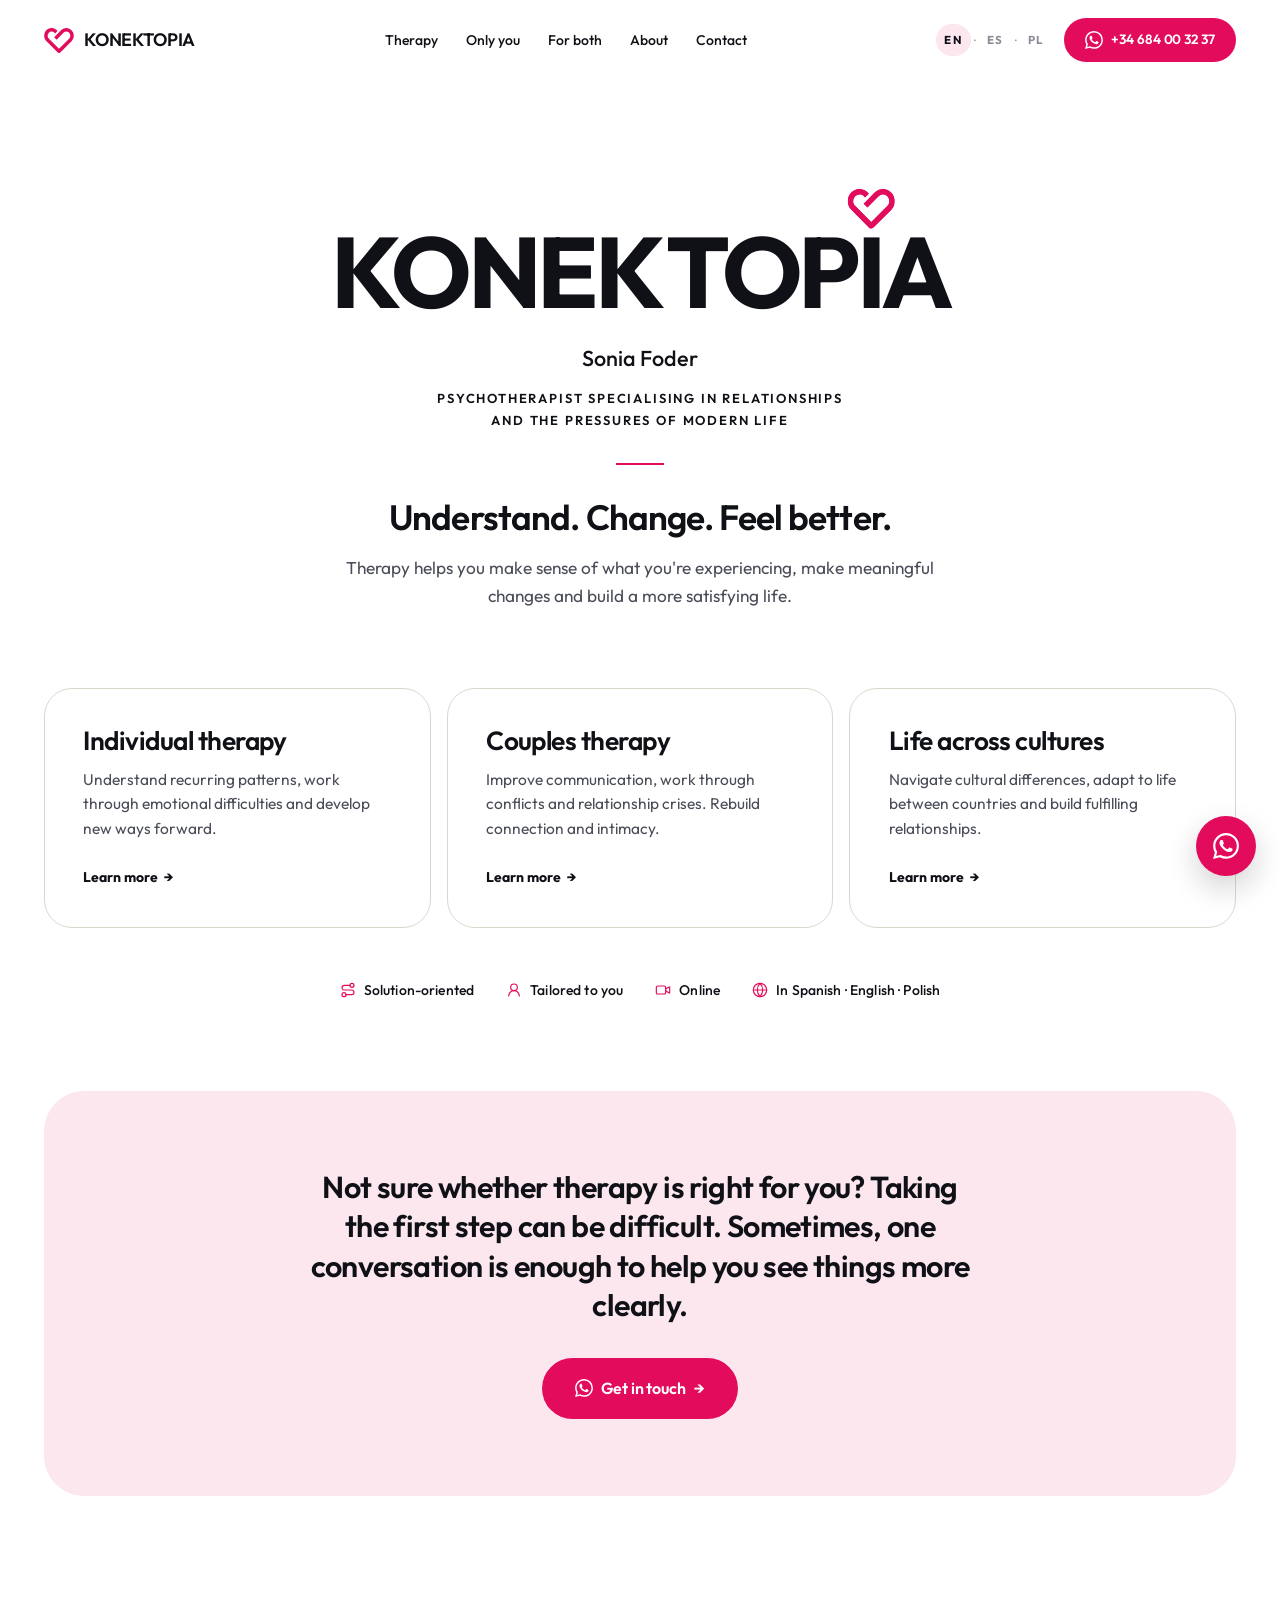
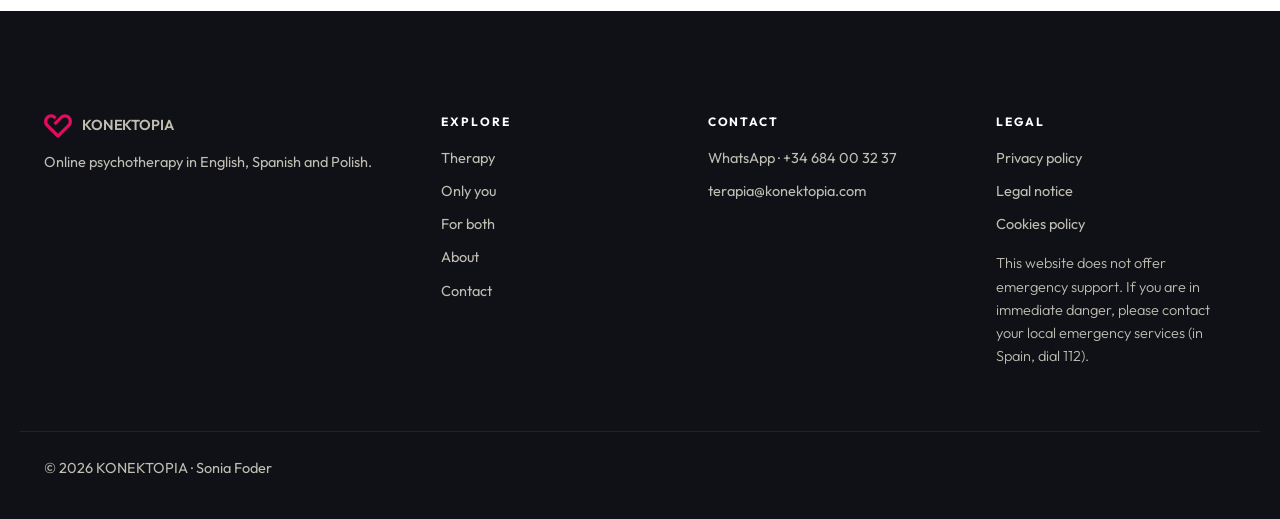
<file: index.html>
<!DOCTYPE html>
<html lang="en">
<head>
  <meta charset="UTF-8" />
  <meta name="viewport" content="width=device-width, initial-scale=1.0" />
  <meta name="theme-color" content="#FFFFFF" />
  <title>KONEKTOPIA · Sonia Foder · Online psychotherapy</title>
  <meta name="description" content="Online psychotherapy with Sonia Foder: individual therapy, couples therapy and life across cultures. In English, Spanish and Polish." />
  <link rel="canonical" href="https://konektopia.com/" />
  <meta property="og:type" content="website" />
  <meta property="og:url" content="https://konektopia.com/" />
  <meta property="og:title" content="KONEKTOPIA · Sonia Foder · Online psychotherapy" />
  <meta property="og:description" content="Online psychotherapy with Sonia Foder: individual therapy, couples therapy and life across cultures. In English, Spanish and Polish." />
  <meta property="og:locale" content="en_GB" />
  <link rel="alternate" hreflang="en" href="https://konektopia.com/?lang=en" />
  <link rel="alternate" hreflang="es" href="https://konektopia.com/?lang=es" />
  <link rel="alternate" hreflang="pl" href="https://konektopia.com/?lang=pl" />
  <link rel="alternate" hreflang="x-default" href="https://konektopia.com/" />
  <link rel="preconnect" href="https://fonts.googleapis.com" />
  <link rel="preconnect" href="https://fonts.gstatic.com" crossorigin />
  <link href="https://fonts.googleapis.com/css2?family=Outfit:wght@300;400;500;600;700;800&display=swap" rel="stylesheet" />
  <link rel="icon" href="/favicon.ico" sizes="48x48" />
  <link rel="icon" href="/favicon.svg" type="image/svg+xml" />
  <link rel="apple-touch-icon" href="/apple-touch-icon.png" />
  <link rel="manifest" href="/site.webmanifest" />
  <link rel="stylesheet" href="style.css?v=20261026d" />
</head>
<body>

  <!-- Clip for the hero heart: its drawing stroke stays inside the original logo shape -->
  <svg width="0" height="0" style="position:absolute" aria-hidden="true"><defs><clipPath id="heart-clip"><path d="M156.26,147.66l-30.51-31.07L215.16,26.45C241.96.07,281.97-7.55,316.39,8.06c22.87,10.37,40.87,29.6,49.78,53.08,13.68,36.04,5.72,77.17-21.5,104.45l-66.32,66.5-76.01,76.21c-8.33,8.35-23.19,8.9-31.77.29L26.06,163.32C6.46,143.61-1.96,114.96.38,87.69,3.26,54.22,23,25,52.62,9.89,85.47-6.86,124.34-1.97,152.43,21.75l15.35,15.39-30.69,30.64-11.51-11.46c-22.52-18.85-55.02-14.79-72.22,9.26-13.88,19.4-13.86,48.48,3.64,66.13l129.3,130.42,60.9-61.21,69.35-69.63c19.87-23.58,16.08-59.19-8.73-77.42-19.13-14.06-44.53-12.14-62.15,3.87L156.26,147.66Z"/></clipPath></defs></svg>

  <a href="#main" class="skip-link" data-i18n="a11y.skip">Skip to main content</a>

  <header class="site-header" id="siteHeader">
    <div class="container header-inner">
      <a href="/" class="brand" aria-label="KONEKTOPIA">
        <svg class="logo-mark" viewBox="0 0 372.73 314.81" width="30" height="25" aria-hidden="true"><path pathLength="1" d="M156.26,147.66l-30.51-31.07L215.16,26.45C241.96.07,281.97-7.55,316.39,8.06c22.87,10.37,40.87,29.6,49.78,53.08,13.68,36.04,5.72,77.17-21.5,104.45l-66.32,66.5-76.01,76.21c-8.33,8.35-23.19,8.9-31.77.29L26.06,163.32C6.46,143.61-1.96,114.96.38,87.69,3.26,54.22,23,25,52.62,9.89,85.47-6.86,124.34-1.97,152.43,21.75l15.35,15.39-30.69,30.64-11.51-11.46c-22.52-18.85-55.02-14.79-72.22,9.26-13.88,19.4-13.86,48.48,3.64,66.13l129.3,130.42,60.9-61.21,69.35-69.63c19.87-23.58,16.08-59.19-8.73-77.42-19.13-14.06-44.53-12.14-62.15,3.87L156.26,147.66Z"/></svg>
        <span class="brand-name">KONEKTOPIA</span>
      </a>
      <nav class="primary-nav" aria-label="Primary">
        <ul>
          <li><a href="therapy.html" data-i18n="nav.therapy">Therapy</a></li>
          <li><a href="only-you.html" data-i18n="nav.onlyYou">Only you</a></li>
          <li><a href="for-both.html" data-i18n="nav.forBoth">For both</a></li>
          <li><a href="about.html" data-i18n="nav.about">About</a></li>
          <li><a href="contact.html" data-i18n="nav.contact">Contact</a></li>
        </ul>
      </nav>
      <div class="header-actions">
        <div class="lang-switch" role="group" aria-label="Language">
          <span class="lang-indicator" aria-hidden="true"></span>
          <button type="button" class="lang-btn is-active" data-lang="en" aria-pressed="true">EN</button><span class="lang-dot" aria-hidden="true">·</span><button type="button" class="lang-btn" data-lang="es" aria-pressed="false">ES</button><span class="lang-dot" aria-hidden="true">·</span><button type="button" class="lang-btn" data-lang="pl" aria-pressed="false">PL</button>
        </div>
        <a href="https://wa.me/34684003237" target="_blank" rel="noopener" class="btn btn-primary header-cta" aria-label="WhatsApp +34 684 00 32 37"><svg viewBox="0 0 24 24" width="18" height="18" fill="currentColor" aria-hidden="true"><path d="M17.472 14.382c-.297-.149-1.758-.867-2.03-.967-.273-.099-.471-.148-.67.15-.197.297-.767.966-.94 1.164-.173.199-.347.223-.644.075-.297-.15-1.255-.463-2.39-1.475-.883-.788-1.48-1.761-1.653-2.059-.173-.297-.018-.458.13-.606.134-.133.298-.347.446-.52.149-.174.198-.298.298-.497.099-.198.05-.371-.025-.52-.075-.149-.669-1.612-.916-2.207-.242-.579-.487-.5-.669-.51-.173-.008-.371-.01-.57-.01-.198 0-.52.074-.792.372-.272.297-1.04 1.016-1.04 2.479 0 1.462 1.065 2.875 1.213 3.074.149.198 2.096 3.2 5.077 4.487.709.306 1.262.489 1.694.625.712.227 1.36.195 1.871.118.571-.085 1.758-.719 2.006-1.413.248-.694.248-1.289.173-1.413-.074-.124-.272-.198-.57-.347m-5.421 7.403h-.004a9.87 9.87 0 0 1-5.031-1.378l-.361-.214-3.741.982.998-3.648-.235-.374a9.86 9.86 0 0 1-1.51-5.26c.001-5.45 4.436-9.884 9.888-9.884 2.64 0 5.122 1.03 6.988 2.898a9.825 9.825 0 0 1 2.893 6.994c-.003 5.45-4.437 9.884-9.885 9.884m8.413-18.297A11.815 11.815 0 0 0 12.05 0C5.495 0 .16 5.335.157 11.892c0 2.096.547 4.142 1.588 5.945L.057 24l6.305-1.654a11.882 11.882 0 0 0 5.683 1.448h.005c6.554 0 11.89-5.335 11.893-11.893a11.821 11.821 0 0 0-3.48-8.413Z"/></svg><span class="header-cta-num">+34 684 00 32 37</span></a>
        <button class="menu-toggle" type="button" aria-label="Menu" aria-expanded="false" aria-controls="mobileMenu"><span></span><span></span><span></span></button>
      </div>
    </div>
  </header>

  <div class="mobile-menu" id="mobileMenu" aria-hidden="true">
    <nav aria-label="Mobile navigation">
      <ul>
          <li><a href="therapy.html" data-i18n="nav.therapy">Therapy</a></li>
          <li><a href="only-you.html" data-i18n="nav.onlyYou">Only you</a></li>
          <li><a href="for-both.html" data-i18n="nav.forBoth">For both</a></li>
          <li><a href="about.html" data-i18n="nav.about">About</a></li>
          <li><a href="contact.html" data-i18n="nav.contact">Contact</a></li>
      </ul>
      <div class="mobile-footer">
        <a href="https://wa.me/34684003237" target="_blank" rel="noopener" class="btn btn-primary mobile-cta"><svg viewBox="0 0 24 24" width="18" height="18" fill="currentColor" aria-hidden="true"><path d="M17.472 14.382c-.297-.149-1.758-.867-2.03-.967-.273-.099-.471-.148-.67.15-.197.297-.767.966-.94 1.164-.173.199-.347.223-.644.075-.297-.15-1.255-.463-2.39-1.475-.883-.788-1.48-1.761-1.653-2.059-.173-.297-.018-.458.13-.606.134-.133.298-.347.446-.52.149-.174.198-.298.298-.497.099-.198.05-.371-.025-.52-.075-.149-.669-1.612-.916-2.207-.242-.579-.487-.5-.669-.51-.173-.008-.371-.01-.57-.01-.198 0-.52.074-.792.372-.272.297-1.04 1.016-1.04 2.479 0 1.462 1.065 2.875 1.213 3.074.149.198 2.096 3.2 5.077 4.487.709.306 1.262.489 1.694.625.712.227 1.36.195 1.871.118.571-.085 1.758-.719 2.006-1.413.248-.694.248-1.289.173-1.413-.074-.124-.272-.198-.57-.347m-5.421 7.403h-.004a9.87 9.87 0 0 1-5.031-1.378l-.361-.214-3.741.982.998-3.648-.235-.374a9.86 9.86 0 0 1-1.51-5.26c.001-5.45 4.436-9.884 9.888-9.884 2.64 0 5.122 1.03 6.988 2.898a9.825 9.825 0 0 1 2.893 6.994c-.003 5.45-4.437 9.884-9.885 9.884m8.413-18.297A11.815 11.815 0 0 0 12.05 0C5.495 0 .16 5.335.157 11.892c0 2.096.547 4.142 1.588 5.945L.057 24l6.305-1.654a11.882 11.882 0 0 0 5.683 1.448h.005c6.554 0 11.89-5.335 11.893-11.893a11.821 11.821 0 0 0-3.48-8.413Z"/></svg><span>+34 684 00 32 37</span></a>
        <div class="mobile-lang"><button type="button" class="lang-btn is-active" data-lang="en" aria-pressed="true">EN</button><span class="lang-dot" aria-hidden="true">·</span><button type="button" class="lang-btn" data-lang="es" aria-pressed="false">ES</button><span class="lang-dot" aria-hidden="true">·</span><button type="button" class="lang-btn" data-lang="pl" aria-pressed="false">PL</button></div>
      </div>
    </nav>
  </div>

  <main id="main">
    <section class="hero" id="hero">
      <div class="container hero-inner">
        <h1 class="hero-title" aria-label="KONEKTOPIA">KONE<span class="kt-gap">K</span>TOP<span class="heart-i">I<span class="heart-dot" aria-hidden="true"><svg class="logo-mark heart-svg" viewBox="0 0 372.73 314.81"><path pathLength="1" d="M156.26,147.66l-30.51-31.07L215.16,26.45C241.96.07,281.97-7.55,316.39,8.06c22.87,10.37,40.87,29.6,49.78,53.08,13.68,36.04,5.72,77.17-21.5,104.45l-66.32,66.5-76.01,76.21c-8.33,8.35-23.19,8.9-31.77.29L26.06,163.32C6.46,143.61-1.96,114.96.38,87.69,3.26,54.22,23,25,52.62,9.89,85.47-6.86,124.34-1.97,152.43,21.75l15.35,15.39-30.69,30.64-11.51-11.46c-22.52-18.85-55.02-14.79-72.22,9.26-13.88,19.4-13.86,48.48,3.64,66.13l129.3,130.42,60.9-61.21,69.35-69.63c19.87-23.58,16.08-59.19-8.73-77.42-19.13-14.06-44.53-12.14-62.15,3.87L156.26,147.66Z"/></svg></span></span>A</h1>
        <p class="hero-name">Sonia Foder</p>
        <p class="hero-subtitle" data-i18n="home.subtitle">Psychotherapist specialising in relationships and the pressures of modern life</p>
        <span class="rule" aria-hidden="true"></span>
        <p class="hero-tagline" data-i18n="home.tagline">Understand. Change. Feel better.</p>
        <p class="hero-intro" data-i18n="home.intro">Therapy helps you make sense of what you're experiencing, make meaningful changes and build a more satisfying life.</p>
      </div>
    </section>

    <section class="paths" aria-label="Therapy">
      <div class="container">
        <div class="paths-grid">
          <a class="path-card reveal" href="only-you.html">
            <h3 data-i18n="card.individual.title">Individual therapy</h3>
            <p data-i18n="card.individual.text">Understand recurring patterns, work through emotional difficulties and develop new ways forward.</p>
            <span class="path-more"><span data-i18n="cta.more">Learn more</span> <span aria-hidden="true">→</span></span>
          </a>
          <a class="path-card reveal" href="for-both.html">
            <h3 data-i18n="card.couples.title">Couples therapy</h3>
            <p data-i18n="card.couples.text">Improve communication, work through conflicts and relationship crises. Rebuild connection and intimacy.</p>
            <span class="path-more"><span data-i18n="cta.more">Learn more</span> <span aria-hidden="true">→</span></span>
          </a>
          <a class="path-card reveal" href="life-across-cultures.html">
            <h3 data-i18n="card.cultures.title">Life across cultures</h3>
            <p data-i18n="card.cultures.text">Navigate cultural differences, adapt to life between countries and build fulfilling relationships.</p>
            <span class="path-more"><span data-i18n="cta.more">Learn more</span> <span aria-hidden="true">→</span></span>
          </a>
        </div>
        <ul class="tags">
          <li><svg viewBox="0 0 24 24" width="16" height="16" fill="none" stroke="currentColor" stroke-width="1.75" stroke-linecap="round" stroke-linejoin="round" aria-hidden="true"><circle cx="6" cy="19" r="3"/><path d="M9 19h8.5a3.5 3.5 0 0 0 0-7h-11a3.5 3.5 0 0 1 0-7H15"/><circle cx="18" cy="5" r="3"/></svg><span data-i18n="tags.0">Solution-oriented</span></li><li><svg viewBox="0 0 24 24" width="16" height="16" fill="none" stroke="currentColor" stroke-width="1.75" stroke-linecap="round" stroke-linejoin="round" aria-hidden="true"><circle cx="12" cy="8" r="5"/><path d="M20 21a8 8 0 0 0-16 0"/></svg><span data-i18n="tags.1">Tailored to you</span></li><li><svg viewBox="0 0 24 24" width="16" height="16" fill="none" stroke="currentColor" stroke-width="1.75" stroke-linecap="round" stroke-linejoin="round" aria-hidden="true"><path d="m16 13 5.223 3.482a.5.5 0 0 0 .777-.416V7.87a.5.5 0 0 0-.752-.432L16 10.5"/><rect x="2" y="6" width="14" height="12" rx="2"/></svg><span data-i18n="tags.2">Online</span></li><li><svg viewBox="0 0 24 24" width="16" height="16" fill="none" stroke="currentColor" stroke-width="1.75" stroke-linecap="round" stroke-linejoin="round" aria-hidden="true"><circle cx="12" cy="12" r="10"/><path d="M12 2a14.5 14.5 0 0 0 0 20 14.5 14.5 0 0 0 0-20"/><path d="M2 12h20"/></svg><span data-i18n="tags.3">In Spanish · English · Polish</span></li>
        </ul>
      </div>
    </section>

    <section class="talk">
      <div class="container">
        <div class="talk-card reveal">
          <p class="talk-text" data-i18n="home.ctaText">Not sure whether therapy is right for you? Taking the first step can be difficult. Sometimes, one conversation is enough to help you see things more clearly.</p>
          <a href="https://wa.me/34684003237" target="_blank" rel="noopener" class="btn btn-primary btn-lg"><svg viewBox="0 0 24 24" width="18" height="18" fill="currentColor" aria-hidden="true"><path d="M17.472 14.382c-.297-.149-1.758-.867-2.03-.967-.273-.099-.471-.148-.67.15-.197.297-.767.966-.94 1.164-.173.199-.347.223-.644.075-.297-.15-1.255-.463-2.39-1.475-.883-.788-1.48-1.761-1.653-2.059-.173-.297-.018-.458.13-.606.134-.133.298-.347.446-.52.149-.174.198-.298.298-.497.099-.198.05-.371-.025-.52-.075-.149-.669-1.612-.916-2.207-.242-.579-.487-.5-.669-.51-.173-.008-.371-.01-.57-.01-.198 0-.52.074-.792.372-.272.297-1.04 1.016-1.04 2.479 0 1.462 1.065 2.875 1.213 3.074.149.198 2.096 3.2 5.077 4.487.709.306 1.262.489 1.694.625.712.227 1.36.195 1.871.118.571-.085 1.758-.719 2.006-1.413.248-.694.248-1.289.173-1.413-.074-.124-.272-.198-.57-.347m-5.421 7.403h-.004a9.87 9.87 0 0 1-5.031-1.378l-.361-.214-3.741.982.998-3.648-.235-.374a9.86 9.86 0 0 1-1.51-5.26c.001-5.45 4.436-9.884 9.888-9.884 2.64 0 5.122 1.03 6.988 2.898a9.825 9.825 0 0 1 2.893 6.994c-.003 5.45-4.437 9.884-9.885 9.884m8.413-18.297A11.815 11.815 0 0 0 12.05 0C5.495 0 .16 5.335.157 11.892c0 2.096.547 4.142 1.588 5.945L.057 24l6.305-1.654a11.882 11.882 0 0 0 5.683 1.448h.005c6.554 0 11.89-5.335 11.893-11.893a11.821 11.821 0 0 0-3.48-8.413Z"/></svg><span data-i18n="cta.touch">Get in touch</span> <span aria-hidden="true">→</span></a>
        </div>
      </div>
    </section>
  </main>

  <footer class="site-footer">
    <div class="container footer-grid">
      <div class="footer-brand">
        <a href="/" class="brand brand-foot" aria-label="KONEKTOPIA"><svg class="logo-mark" viewBox="0 0 372.73 314.81" width="28" height="24" aria-hidden="true"><path pathLength="1" d="M156.26,147.66l-30.51-31.07L215.16,26.45C241.96.07,281.97-7.55,316.39,8.06c22.87,10.37,40.87,29.6,49.78,53.08,13.68,36.04,5.72,77.17-21.5,104.45l-66.32,66.5-76.01,76.21c-8.33,8.35-23.19,8.9-31.77.29L26.06,163.32C6.46,143.61-1.96,114.96.38,87.69,3.26,54.22,23,25,52.62,9.89,85.47-6.86,124.34-1.97,152.43,21.75l15.35,15.39-30.69,30.64-11.51-11.46c-22.52-18.85-55.02-14.79-72.22,9.26-13.88,19.4-13.86,48.48,3.64,66.13l129.3,130.42,60.9-61.21,69.35-69.63c19.87-23.58,16.08-59.19-8.73-77.42-19.13-14.06-44.53-12.14-62.15,3.87L156.26,147.66Z"/></svg><span class="brand-name">KONEKTOPIA</span></a>
        <p class="foot-tagline" data-i18n="footer.tagline">Online psychotherapy in English, Spanish and Polish.</p>
      </div>
      <div class="footer-col">
        <h4 data-i18n="footer.exploreTitle">Explore</h4>
        <ul>
          <li><a href="therapy.html" data-i18n="nav.therapy">Therapy</a></li>
          <li><a href="only-you.html" data-i18n="nav.onlyYou">Only you</a></li>
          <li><a href="for-both.html" data-i18n="nav.forBoth">For both</a></li>
          <li><a href="about.html" data-i18n="nav.about">About</a></li>
          <li><a href="contact.html" data-i18n="nav.contact">Contact</a></li>
        </ul>
      </div>
      <div class="footer-col">
        <h4 data-i18n="footer.contactTitle">Contact</h4>
        <ul>
          <li><a href="https://wa.me/34684003237" target="_blank" rel="noopener">WhatsApp · +34 684 00 32 37</a></li>
          <li><a href="mailto:terapia@konektopia.com">terapia@konektopia.com</a></li>
        </ul>
      </div>
      <div class="footer-col">
        <h4 data-i18n="footer.legalTitle">Legal</h4>
        <ul>
          <li><a href="legal.html#privacy" data-i18n="footer.privacy">Privacy policy</a></li>
          <li><a href="legal.html#legal" data-i18n="footer.legal">Legal notice</a></li>
          <li><a href="legal.html#cookies" data-i18n="footer.cookies">Cookies policy</a></li>
        </ul>
        <p class="legal-note" data-i18n="footer.crisis">This website does not offer emergency support. If you are in immediate danger, please contact your local emergency services (in Spain, dial 112).</p>
      </div>
    </div>
    <div class="container foot-bottom">
      <p>&copy; <span id="year"></span> KONEKTOPIA · Sonia Foder</p>
    </div>
  </footer>

  <a href="https://wa.me/34684003237" target="_blank" rel="noopener" class="wa-float" aria-label="WhatsApp"><svg viewBox="0 0 24 24" width="26" height="26" fill="currentColor" aria-hidden="true"><path d="M17.472 14.382c-.297-.149-1.758-.867-2.03-.967-.273-.099-.471-.148-.67.15-.197.297-.767.966-.94 1.164-.173.199-.347.223-.644.075-.297-.15-1.255-.463-2.39-1.475-.883-.788-1.48-1.761-1.653-2.059-.173-.297-.018-.458.13-.606.134-.133.298-.347.446-.52.149-.174.198-.298.298-.497.099-.198.05-.371-.025-.52-.075-.149-.669-1.612-.916-2.207-.242-.579-.487-.5-.669-.51-.173-.008-.371-.01-.57-.01-.198 0-.52.074-.792.372-.272.297-1.04 1.016-1.04 2.479 0 1.462 1.065 2.875 1.213 3.074.149.198 2.096 3.2 5.077 4.487.709.306 1.262.489 1.694.625.712.227 1.36.195 1.871.118.571-.085 1.758-.719 2.006-1.413.248-.694.248-1.289.173-1.413-.074-.124-.272-.198-.57-.347m-5.421 7.403h-.004a9.87 9.87 0 0 1-5.031-1.378l-.361-.214-3.741.982.998-3.648-.235-.374a9.86 9.86 0 0 1-1.51-5.26c.001-5.45 4.436-9.884 9.888-9.884 2.64 0 5.122 1.03 6.988 2.898a9.825 9.825 0 0 1 2.893 6.994c-.003 5.45-4.437 9.884-9.885 9.884m8.413-18.297A11.815 11.815 0 0 0 12.05 0C5.495 0 .16 5.335.157 11.892c0 2.096.547 4.142 1.588 5.945L.057 24l6.305-1.654a11.882 11.882 0 0 0 5.683 1.448h.005c6.554 0 11.89-5.335 11.893-11.893a11.821 11.821 0 0 0-3.48-8.413Z"/></svg></a>

  <script src="script.js?v=20261026d"></script>
</body>
</html>
</file>
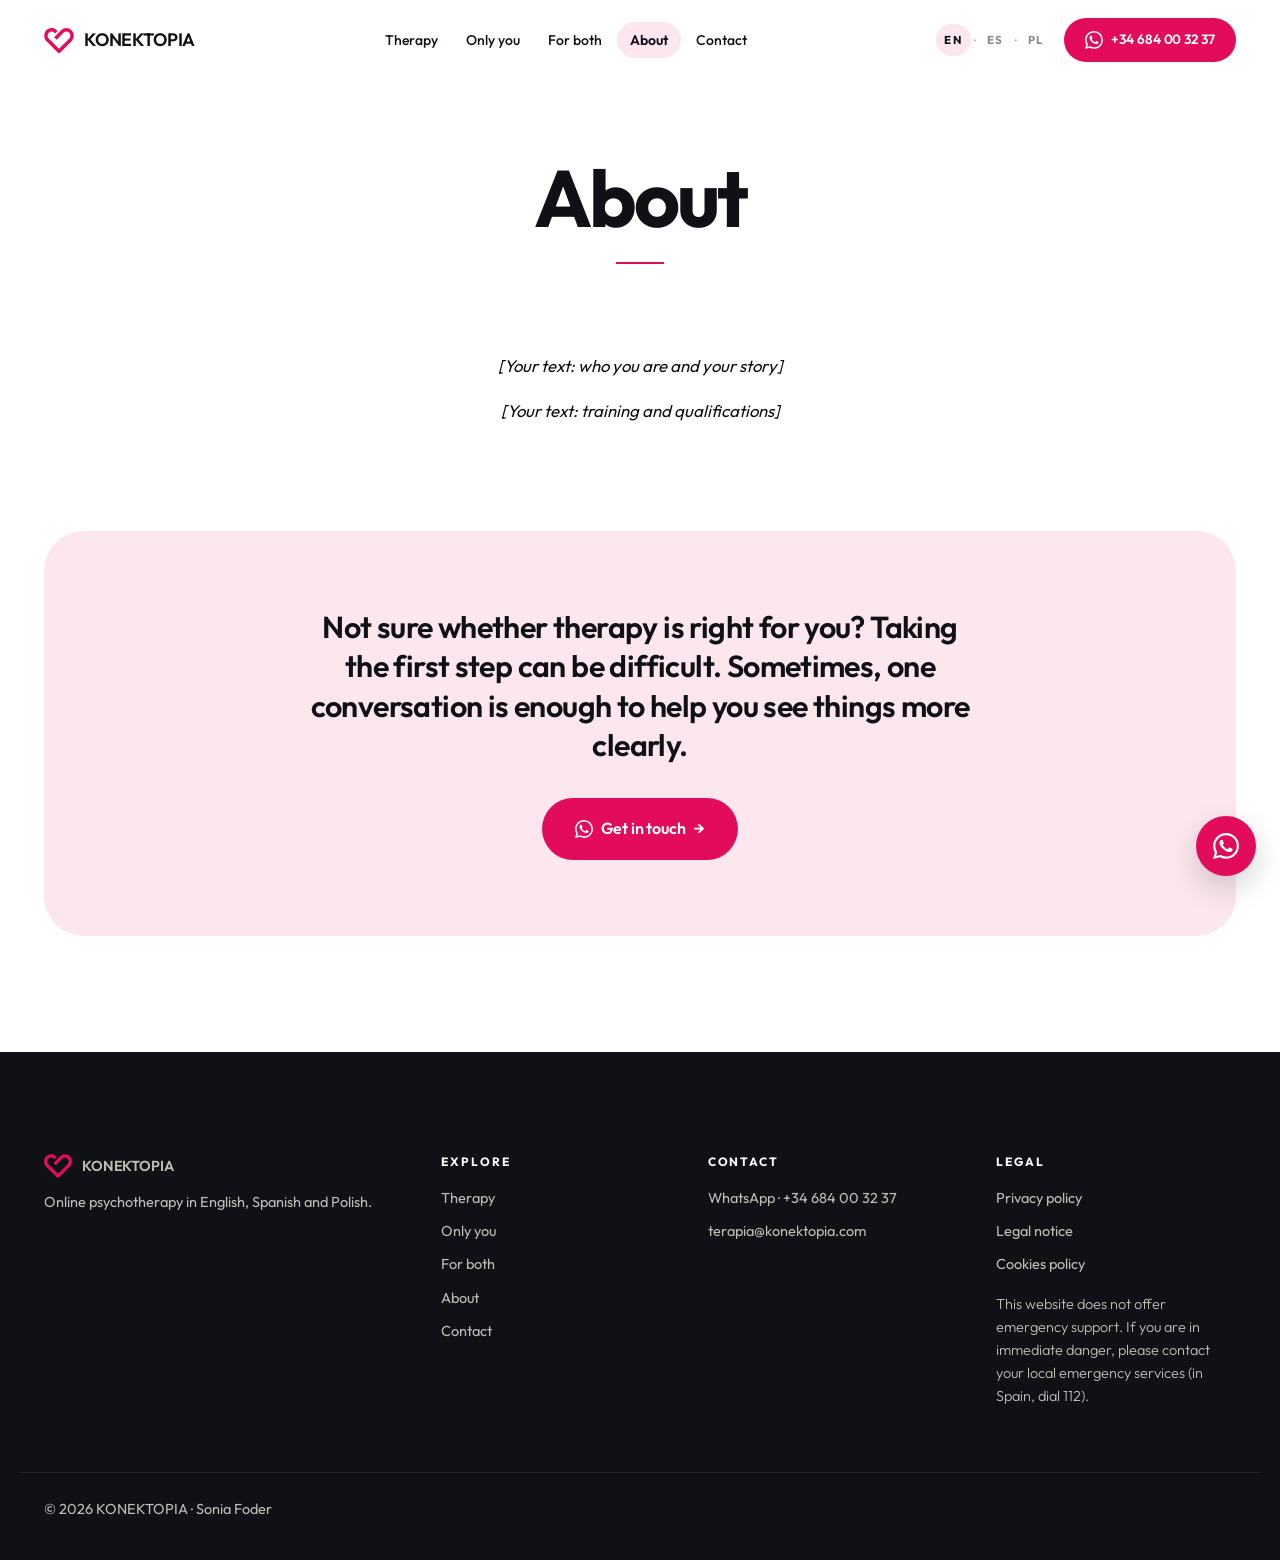
<file: about.html>
<!DOCTYPE html>
<html lang="en">
<head>
  <meta charset="UTF-8" />
  <meta name="viewport" content="width=device-width, initial-scale=1.0" />
  <meta name="theme-color" content="#FFFFFF" />
  <title>About · KONEKTOPIA</title>
  <meta name="description" content="Online psychotherapy with Sonia Foder: individual therapy, couples therapy and life across cultures. In English, Spanish and Polish." />
  <link rel="canonical" href="https://konektopia.com/about.html" />
  <meta property="og:type" content="website" />
  <meta property="og:url" content="https://konektopia.com/about.html" />
  <meta property="og:title" content="About · KONEKTOPIA" />
  <meta property="og:description" content="Online psychotherapy with Sonia Foder: individual therapy, couples therapy and life across cultures. In English, Spanish and Polish." />
  <meta property="og:locale" content="en_GB" />
  <link rel="alternate" hreflang="en" href="https://konektopia.com/about.html?lang=en" />
  <link rel="alternate" hreflang="es" href="https://konektopia.com/about.html?lang=es" />
  <link rel="alternate" hreflang="pl" href="https://konektopia.com/about.html?lang=pl" />
  <link rel="alternate" hreflang="x-default" href="https://konektopia.com/about.html" />
  <link rel="preconnect" href="https://fonts.googleapis.com" />
  <link rel="preconnect" href="https://fonts.gstatic.com" crossorigin />
  <link href="https://fonts.googleapis.com/css2?family=Outfit:wght@300;400;500;600;700;800&display=swap" rel="stylesheet" />
  <link rel="icon" href="/favicon.ico" sizes="48x48" />
  <link rel="icon" href="/favicon.svg" type="image/svg+xml" />
  <link rel="apple-touch-icon" href="/apple-touch-icon.png" />
  <link rel="manifest" href="/site.webmanifest" />
  <link rel="stylesheet" href="style.css?v=20261026d" />
</head>
<body>

  <a href="#main" class="skip-link" data-i18n="a11y.skip">Skip to main content</a>

  <header class="site-header" id="siteHeader">
    <div class="container header-inner">
      <a href="/" class="brand" aria-label="KONEKTOPIA">
        <svg class="logo-mark" viewBox="0 0 372.73 314.81" width="30" height="25" aria-hidden="true"><path pathLength="1" d="M156.26,147.66l-30.51-31.07L215.16,26.45C241.96.07,281.97-7.55,316.39,8.06c22.87,10.37,40.87,29.6,49.78,53.08,13.68,36.04,5.72,77.17-21.5,104.45l-66.32,66.5-76.01,76.21c-8.33,8.35-23.19,8.9-31.77.29L26.06,163.32C6.46,143.61-1.96,114.96.38,87.69,3.26,54.22,23,25,52.62,9.89,85.47-6.86,124.34-1.97,152.43,21.75l15.35,15.39-30.69,30.64-11.51-11.46c-22.52-18.85-55.02-14.79-72.22,9.26-13.88,19.4-13.86,48.48,3.64,66.13l129.3,130.42,60.9-61.21,69.35-69.63c19.87-23.58,16.08-59.19-8.73-77.42-19.13-14.06-44.53-12.14-62.15,3.87L156.26,147.66Z"/></svg>
        <span class="brand-name">KONEKTOPIA</span>
      </a>
      <nav class="primary-nav" aria-label="Primary">
        <ul>
          <li><a href="therapy.html" data-i18n="nav.therapy">Therapy</a></li>
          <li><a href="only-you.html" data-i18n="nav.onlyYou">Only you</a></li>
          <li><a href="for-both.html" data-i18n="nav.forBoth">For both</a></li>
          <li><a href="about.html" class="is-active" aria-current="page" data-i18n="nav.about">About</a></li>
          <li><a href="contact.html" data-i18n="nav.contact">Contact</a></li>
        </ul>
      </nav>
      <div class="header-actions">
        <div class="lang-switch" role="group" aria-label="Language">
          <span class="lang-indicator" aria-hidden="true"></span>
          <button type="button" class="lang-btn is-active" data-lang="en" aria-pressed="true">EN</button><span class="lang-dot" aria-hidden="true">·</span><button type="button" class="lang-btn" data-lang="es" aria-pressed="false">ES</button><span class="lang-dot" aria-hidden="true">·</span><button type="button" class="lang-btn" data-lang="pl" aria-pressed="false">PL</button>
        </div>
        <a href="https://wa.me/34684003237" target="_blank" rel="noopener" class="btn btn-primary header-cta" aria-label="WhatsApp +34 684 00 32 37"><svg viewBox="0 0 24 24" width="18" height="18" fill="currentColor" aria-hidden="true"><path d="M17.472 14.382c-.297-.149-1.758-.867-2.03-.967-.273-.099-.471-.148-.67.15-.197.297-.767.966-.94 1.164-.173.199-.347.223-.644.075-.297-.15-1.255-.463-2.39-1.475-.883-.788-1.48-1.761-1.653-2.059-.173-.297-.018-.458.13-.606.134-.133.298-.347.446-.52.149-.174.198-.298.298-.497.099-.198.05-.371-.025-.52-.075-.149-.669-1.612-.916-2.207-.242-.579-.487-.5-.669-.51-.173-.008-.371-.01-.57-.01-.198 0-.52.074-.792.372-.272.297-1.04 1.016-1.04 2.479 0 1.462 1.065 2.875 1.213 3.074.149.198 2.096 3.2 5.077 4.487.709.306 1.262.489 1.694.625.712.227 1.36.195 1.871.118.571-.085 1.758-.719 2.006-1.413.248-.694.248-1.289.173-1.413-.074-.124-.272-.198-.57-.347m-5.421 7.403h-.004a9.87 9.87 0 0 1-5.031-1.378l-.361-.214-3.741.982.998-3.648-.235-.374a9.86 9.86 0 0 1-1.51-5.26c.001-5.45 4.436-9.884 9.888-9.884 2.64 0 5.122 1.03 6.988 2.898a9.825 9.825 0 0 1 2.893 6.994c-.003 5.45-4.437 9.884-9.885 9.884m8.413-18.297A11.815 11.815 0 0 0 12.05 0C5.495 0 .16 5.335.157 11.892c0 2.096.547 4.142 1.588 5.945L.057 24l6.305-1.654a11.882 11.882 0 0 0 5.683 1.448h.005c6.554 0 11.89-5.335 11.893-11.893a11.821 11.821 0 0 0-3.48-8.413Z"/></svg><span class="header-cta-num">+34 684 00 32 37</span></a>
        <button class="menu-toggle" type="button" aria-label="Menu" aria-expanded="false" aria-controls="mobileMenu"><span></span><span></span><span></span></button>
      </div>
    </div>
  </header>

  <div class="mobile-menu" id="mobileMenu" aria-hidden="true">
    <nav aria-label="Mobile navigation">
      <ul>
          <li><a href="therapy.html" data-i18n="nav.therapy">Therapy</a></li>
          <li><a href="only-you.html" data-i18n="nav.onlyYou">Only you</a></li>
          <li><a href="for-both.html" data-i18n="nav.forBoth">For both</a></li>
          <li><a href="about.html" class="is-active" aria-current="page" data-i18n="nav.about">About</a></li>
          <li><a href="contact.html" data-i18n="nav.contact">Contact</a></li>
      </ul>
      <div class="mobile-footer">
        <a href="https://wa.me/34684003237" target="_blank" rel="noopener" class="btn btn-primary mobile-cta"><svg viewBox="0 0 24 24" width="18" height="18" fill="currentColor" aria-hidden="true"><path d="M17.472 14.382c-.297-.149-1.758-.867-2.03-.967-.273-.099-.471-.148-.67.15-.197.297-.767.966-.94 1.164-.173.199-.347.223-.644.075-.297-.15-1.255-.463-2.39-1.475-.883-.788-1.48-1.761-1.653-2.059-.173-.297-.018-.458.13-.606.134-.133.298-.347.446-.52.149-.174.198-.298.298-.497.099-.198.05-.371-.025-.52-.075-.149-.669-1.612-.916-2.207-.242-.579-.487-.5-.669-.51-.173-.008-.371-.01-.57-.01-.198 0-.52.074-.792.372-.272.297-1.04 1.016-1.04 2.479 0 1.462 1.065 2.875 1.213 3.074.149.198 2.096 3.2 5.077 4.487.709.306 1.262.489 1.694.625.712.227 1.36.195 1.871.118.571-.085 1.758-.719 2.006-1.413.248-.694.248-1.289.173-1.413-.074-.124-.272-.198-.57-.347m-5.421 7.403h-.004a9.87 9.87 0 0 1-5.031-1.378l-.361-.214-3.741.982.998-3.648-.235-.374a9.86 9.86 0 0 1-1.51-5.26c.001-5.45 4.436-9.884 9.888-9.884 2.64 0 5.122 1.03 6.988 2.898a9.825 9.825 0 0 1 2.893 6.994c-.003 5.45-4.437 9.884-9.885 9.884m8.413-18.297A11.815 11.815 0 0 0 12.05 0C5.495 0 .16 5.335.157 11.892c0 2.096.547 4.142 1.588 5.945L.057 24l6.305-1.654a11.882 11.882 0 0 0 5.683 1.448h.005c6.554 0 11.89-5.335 11.893-11.893a11.821 11.821 0 0 0-3.48-8.413Z"/></svg><span>+34 684 00 32 37</span></a>
        <div class="mobile-lang"><button type="button" class="lang-btn is-active" data-lang="en" aria-pressed="true">EN</button><span class="lang-dot" aria-hidden="true">·</span><button type="button" class="lang-btn" data-lang="es" aria-pressed="false">ES</button><span class="lang-dot" aria-hidden="true">·</span><button type="button" class="lang-btn" data-lang="pl" aria-pressed="false">PL</button></div>
      </div>
    </nav>
  </div>

  <main id="main">
    <section class="subpage-hero">
      <div class="container subpage-hero-inner">
        <h1 class="subpage-title" data-i18n="about.title">About</h1>
        <span class="rule" aria-hidden="true"></span>
        
      </div>
    </section>

    <section class="prose-block">
      <div class="container prose">
        <p class="placeholder" data-i18n="about.p1">[Your text: who you are and your story]</p>
        <p class="placeholder" data-i18n="about.p2">[Your text: training and qualifications]</p>
      </div>
    </section>

    <section class="talk">
      <div class="container">
        <div class="talk-card reveal">
          <p class="talk-text" data-i18n="home.ctaText">Not sure whether therapy is right for you? Taking the first step can be difficult. Sometimes, one conversation is enough to help you see things more clearly.</p>
          <a href="https://wa.me/34684003237" target="_blank" rel="noopener" class="btn btn-primary btn-lg"><svg viewBox="0 0 24 24" width="18" height="18" fill="currentColor" aria-hidden="true"><path d="M17.472 14.382c-.297-.149-1.758-.867-2.03-.967-.273-.099-.471-.148-.67.15-.197.297-.767.966-.94 1.164-.173.199-.347.223-.644.075-.297-.15-1.255-.463-2.39-1.475-.883-.788-1.48-1.761-1.653-2.059-.173-.297-.018-.458.13-.606.134-.133.298-.347.446-.52.149-.174.198-.298.298-.497.099-.198.05-.371-.025-.52-.075-.149-.669-1.612-.916-2.207-.242-.579-.487-.5-.669-.51-.173-.008-.371-.01-.57-.01-.198 0-.52.074-.792.372-.272.297-1.04 1.016-1.04 2.479 0 1.462 1.065 2.875 1.213 3.074.149.198 2.096 3.2 5.077 4.487.709.306 1.262.489 1.694.625.712.227 1.36.195 1.871.118.571-.085 1.758-.719 2.006-1.413.248-.694.248-1.289.173-1.413-.074-.124-.272-.198-.57-.347m-5.421 7.403h-.004a9.87 9.87 0 0 1-5.031-1.378l-.361-.214-3.741.982.998-3.648-.235-.374a9.86 9.86 0 0 1-1.51-5.26c.001-5.45 4.436-9.884 9.888-9.884 2.64 0 5.122 1.03 6.988 2.898a9.825 9.825 0 0 1 2.893 6.994c-.003 5.45-4.437 9.884-9.885 9.884m8.413-18.297A11.815 11.815 0 0 0 12.05 0C5.495 0 .16 5.335.157 11.892c0 2.096.547 4.142 1.588 5.945L.057 24l6.305-1.654a11.882 11.882 0 0 0 5.683 1.448h.005c6.554 0 11.89-5.335 11.893-11.893a11.821 11.821 0 0 0-3.48-8.413Z"/></svg><span data-i18n="cta.touch">Get in touch</span> <span aria-hidden="true">→</span></a>
        </div>
      </div>
    </section>
  </main>

  <footer class="site-footer">
    <div class="container footer-grid">
      <div class="footer-brand">
        <a href="/" class="brand brand-foot" aria-label="KONEKTOPIA"><svg class="logo-mark" viewBox="0 0 372.73 314.81" width="28" height="24" aria-hidden="true"><path pathLength="1" d="M156.26,147.66l-30.51-31.07L215.16,26.45C241.96.07,281.97-7.55,316.39,8.06c22.87,10.37,40.87,29.6,49.78,53.08,13.68,36.04,5.72,77.17-21.5,104.45l-66.32,66.5-76.01,76.21c-8.33,8.35-23.19,8.9-31.77.29L26.06,163.32C6.46,143.61-1.96,114.96.38,87.69,3.26,54.22,23,25,52.62,9.89,85.47-6.86,124.34-1.97,152.43,21.75l15.35,15.39-30.69,30.64-11.51-11.46c-22.52-18.85-55.02-14.79-72.22,9.26-13.88,19.4-13.86,48.48,3.64,66.13l129.3,130.42,60.9-61.21,69.35-69.63c19.87-23.58,16.08-59.19-8.73-77.42-19.13-14.06-44.53-12.14-62.15,3.87L156.26,147.66Z"/></svg><span class="brand-name">KONEKTOPIA</span></a>
        <p class="foot-tagline" data-i18n="footer.tagline">Online psychotherapy in English, Spanish and Polish.</p>
      </div>
      <div class="footer-col">
        <h4 data-i18n="footer.exploreTitle">Explore</h4>
        <ul>
          <li><a href="therapy.html" data-i18n="nav.therapy">Therapy</a></li>
          <li><a href="only-you.html" data-i18n="nav.onlyYou">Only you</a></li>
          <li><a href="for-both.html" data-i18n="nav.forBoth">For both</a></li>
          <li><a href="about.html" data-i18n="nav.about">About</a></li>
          <li><a href="contact.html" data-i18n="nav.contact">Contact</a></li>
        </ul>
      </div>
      <div class="footer-col">
        <h4 data-i18n="footer.contactTitle">Contact</h4>
        <ul>
          <li><a href="https://wa.me/34684003237" target="_blank" rel="noopener">WhatsApp · +34 684 00 32 37</a></li>
          <li><a href="mailto:terapia@konektopia.com">terapia@konektopia.com</a></li>
        </ul>
      </div>
      <div class="footer-col">
        <h4 data-i18n="footer.legalTitle">Legal</h4>
        <ul>
          <li><a href="legal.html#privacy" data-i18n="footer.privacy">Privacy policy</a></li>
          <li><a href="legal.html#legal" data-i18n="footer.legal">Legal notice</a></li>
          <li><a href="legal.html#cookies" data-i18n="footer.cookies">Cookies policy</a></li>
        </ul>
        <p class="legal-note" data-i18n="footer.crisis">This website does not offer emergency support. If you are in immediate danger, please contact your local emergency services (in Spain, dial 112).</p>
      </div>
    </div>
    <div class="container foot-bottom">
      <p>&copy; <span id="year"></span> KONEKTOPIA · Sonia Foder</p>
    </div>
  </footer>

  <a href="https://wa.me/34684003237" target="_blank" rel="noopener" class="wa-float" aria-label="WhatsApp"><svg viewBox="0 0 24 24" width="26" height="26" fill="currentColor" aria-hidden="true"><path d="M17.472 14.382c-.297-.149-1.758-.867-2.03-.967-.273-.099-.471-.148-.67.15-.197.297-.767.966-.94 1.164-.173.199-.347.223-.644.075-.297-.15-1.255-.463-2.39-1.475-.883-.788-1.48-1.761-1.653-2.059-.173-.297-.018-.458.13-.606.134-.133.298-.347.446-.52.149-.174.198-.298.298-.497.099-.198.05-.371-.025-.52-.075-.149-.669-1.612-.916-2.207-.242-.579-.487-.5-.669-.51-.173-.008-.371-.01-.57-.01-.198 0-.52.074-.792.372-.272.297-1.04 1.016-1.04 2.479 0 1.462 1.065 2.875 1.213 3.074.149.198 2.096 3.2 5.077 4.487.709.306 1.262.489 1.694.625.712.227 1.36.195 1.871.118.571-.085 1.758-.719 2.006-1.413.248-.694.248-1.289.173-1.413-.074-.124-.272-.198-.57-.347m-5.421 7.403h-.004a9.87 9.87 0 0 1-5.031-1.378l-.361-.214-3.741.982.998-3.648-.235-.374a9.86 9.86 0 0 1-1.51-5.26c.001-5.45 4.436-9.884 9.888-9.884 2.64 0 5.122 1.03 6.988 2.898a9.825 9.825 0 0 1 2.893 6.994c-.003 5.45-4.437 9.884-9.885 9.884m8.413-18.297A11.815 11.815 0 0 0 12.05 0C5.495 0 .16 5.335.157 11.892c0 2.096.547 4.142 1.588 5.945L.057 24l6.305-1.654a11.882 11.882 0 0 0 5.683 1.448h.005c6.554 0 11.89-5.335 11.893-11.893a11.821 11.821 0 0 0-3.48-8.413Z"/></svg></a>

  <script src="script.js?v=20261026d"></script>
</body>
</html>
</file>
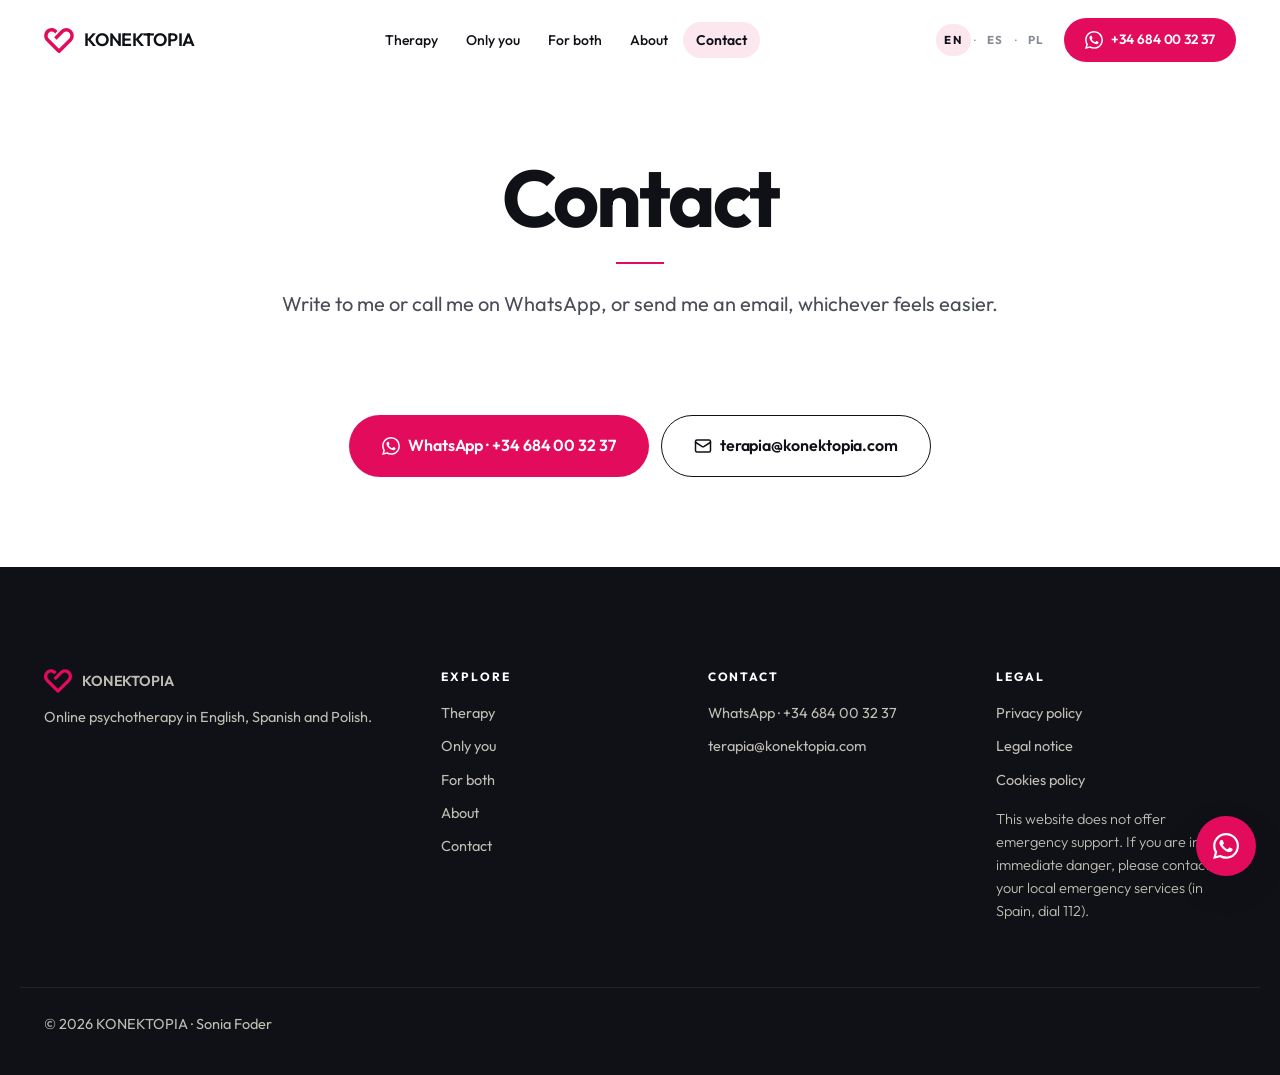
<file: contact.html>
<!DOCTYPE html>
<html lang="en">
<head>
  <meta charset="UTF-8" />
  <meta name="viewport" content="width=device-width, initial-scale=1.0" />
  <meta name="theme-color" content="#FFFFFF" />
  <title>Contact · KONEKTOPIA</title>
  <meta name="description" content="Write to me on WhatsApp or give me a call, whichever feels easier." />
  <link rel="canonical" href="https://konektopia.com/contact.html" />
  <meta property="og:type" content="website" />
  <meta property="og:url" content="https://konektopia.com/contact.html" />
  <meta property="og:title" content="Contact · KONEKTOPIA" />
  <meta property="og:description" content="Write to me on WhatsApp or give me a call, whichever feels easier." />
  <meta property="og:locale" content="en_GB" />
  <link rel="alternate" hreflang="en" href="https://konektopia.com/contact.html?lang=en" />
  <link rel="alternate" hreflang="es" href="https://konektopia.com/contact.html?lang=es" />
  <link rel="alternate" hreflang="pl" href="https://konektopia.com/contact.html?lang=pl" />
  <link rel="alternate" hreflang="x-default" href="https://konektopia.com/contact.html" />
  <link rel="preconnect" href="https://fonts.googleapis.com" />
  <link rel="preconnect" href="https://fonts.gstatic.com" crossorigin />
  <link href="https://fonts.googleapis.com/css2?family=Outfit:wght@300;400;500;600;700;800&display=swap" rel="stylesheet" />
  <link rel="icon" href="/favicon.ico" sizes="48x48" />
  <link rel="icon" href="/favicon.svg" type="image/svg+xml" />
  <link rel="apple-touch-icon" href="/apple-touch-icon.png" />
  <link rel="manifest" href="/site.webmanifest" />
  <link rel="stylesheet" href="style.css?v=20261026d" />
</head>
<body>

  <a href="#main" class="skip-link" data-i18n="a11y.skip">Skip to main content</a>

  <header class="site-header" id="siteHeader">
    <div class="container header-inner">
      <a href="/" class="brand" aria-label="KONEKTOPIA">
        <svg class="logo-mark" viewBox="0 0 372.73 314.81" width="30" height="25" aria-hidden="true"><path pathLength="1" d="M156.26,147.66l-30.51-31.07L215.16,26.45C241.96.07,281.97-7.55,316.39,8.06c22.87,10.37,40.87,29.6,49.78,53.08,13.68,36.04,5.72,77.17-21.5,104.45l-66.32,66.5-76.01,76.21c-8.33,8.35-23.19,8.9-31.77.29L26.06,163.32C6.46,143.61-1.96,114.96.38,87.69,3.26,54.22,23,25,52.62,9.89,85.47-6.86,124.34-1.97,152.43,21.75l15.35,15.39-30.69,30.64-11.51-11.46c-22.52-18.85-55.02-14.79-72.22,9.26-13.88,19.4-13.86,48.48,3.64,66.13l129.3,130.42,60.9-61.21,69.35-69.63c19.87-23.58,16.08-59.19-8.73-77.42-19.13-14.06-44.53-12.14-62.15,3.87L156.26,147.66Z"/></svg>
        <span class="brand-name">KONEKTOPIA</span>
      </a>
      <nav class="primary-nav" aria-label="Primary">
        <ul>
          <li><a href="therapy.html" data-i18n="nav.therapy">Therapy</a></li>
          <li><a href="only-you.html" data-i18n="nav.onlyYou">Only you</a></li>
          <li><a href="for-both.html" data-i18n="nav.forBoth">For both</a></li>
          <li><a href="about.html" data-i18n="nav.about">About</a></li>
          <li><a href="contact.html" class="is-active" aria-current="page" data-i18n="nav.contact">Contact</a></li>
        </ul>
      </nav>
      <div class="header-actions">
        <div class="lang-switch" role="group" aria-label="Language">
          <span class="lang-indicator" aria-hidden="true"></span>
          <button type="button" class="lang-btn is-active" data-lang="en" aria-pressed="true">EN</button><span class="lang-dot" aria-hidden="true">·</span><button type="button" class="lang-btn" data-lang="es" aria-pressed="false">ES</button><span class="lang-dot" aria-hidden="true">·</span><button type="button" class="lang-btn" data-lang="pl" aria-pressed="false">PL</button>
        </div>
        <a href="https://wa.me/34684003237" target="_blank" rel="noopener" class="btn btn-primary header-cta" aria-label="WhatsApp +34 684 00 32 37"><svg viewBox="0 0 24 24" width="18" height="18" fill="currentColor" aria-hidden="true"><path d="M17.472 14.382c-.297-.149-1.758-.867-2.03-.967-.273-.099-.471-.148-.67.15-.197.297-.767.966-.94 1.164-.173.199-.347.223-.644.075-.297-.15-1.255-.463-2.39-1.475-.883-.788-1.48-1.761-1.653-2.059-.173-.297-.018-.458.13-.606.134-.133.298-.347.446-.52.149-.174.198-.298.298-.497.099-.198.05-.371-.025-.52-.075-.149-.669-1.612-.916-2.207-.242-.579-.487-.5-.669-.51-.173-.008-.371-.01-.57-.01-.198 0-.52.074-.792.372-.272.297-1.04 1.016-1.04 2.479 0 1.462 1.065 2.875 1.213 3.074.149.198 2.096 3.2 5.077 4.487.709.306 1.262.489 1.694.625.712.227 1.36.195 1.871.118.571-.085 1.758-.719 2.006-1.413.248-.694.248-1.289.173-1.413-.074-.124-.272-.198-.57-.347m-5.421 7.403h-.004a9.87 9.87 0 0 1-5.031-1.378l-.361-.214-3.741.982.998-3.648-.235-.374a9.86 9.86 0 0 1-1.51-5.26c.001-5.45 4.436-9.884 9.888-9.884 2.64 0 5.122 1.03 6.988 2.898a9.825 9.825 0 0 1 2.893 6.994c-.003 5.45-4.437 9.884-9.885 9.884m8.413-18.297A11.815 11.815 0 0 0 12.05 0C5.495 0 .16 5.335.157 11.892c0 2.096.547 4.142 1.588 5.945L.057 24l6.305-1.654a11.882 11.882 0 0 0 5.683 1.448h.005c6.554 0 11.89-5.335 11.893-11.893a11.821 11.821 0 0 0-3.48-8.413Z"/></svg><span class="header-cta-num">+34 684 00 32 37</span></a>
        <button class="menu-toggle" type="button" aria-label="Menu" aria-expanded="false" aria-controls="mobileMenu"><span></span><span></span><span></span></button>
      </div>
    </div>
  </header>

  <div class="mobile-menu" id="mobileMenu" aria-hidden="true">
    <nav aria-label="Mobile navigation">
      <ul>
          <li><a href="therapy.html" data-i18n="nav.therapy">Therapy</a></li>
          <li><a href="only-you.html" data-i18n="nav.onlyYou">Only you</a></li>
          <li><a href="for-both.html" data-i18n="nav.forBoth">For both</a></li>
          <li><a href="about.html" data-i18n="nav.about">About</a></li>
          <li><a href="contact.html" class="is-active" aria-current="page" data-i18n="nav.contact">Contact</a></li>
      </ul>
      <div class="mobile-footer">
        <a href="https://wa.me/34684003237" target="_blank" rel="noopener" class="btn btn-primary mobile-cta"><svg viewBox="0 0 24 24" width="18" height="18" fill="currentColor" aria-hidden="true"><path d="M17.472 14.382c-.297-.149-1.758-.867-2.03-.967-.273-.099-.471-.148-.67.15-.197.297-.767.966-.94 1.164-.173.199-.347.223-.644.075-.297-.15-1.255-.463-2.39-1.475-.883-.788-1.48-1.761-1.653-2.059-.173-.297-.018-.458.13-.606.134-.133.298-.347.446-.52.149-.174.198-.298.298-.497.099-.198.05-.371-.025-.52-.075-.149-.669-1.612-.916-2.207-.242-.579-.487-.5-.669-.51-.173-.008-.371-.01-.57-.01-.198 0-.52.074-.792.372-.272.297-1.04 1.016-1.04 2.479 0 1.462 1.065 2.875 1.213 3.074.149.198 2.096 3.2 5.077 4.487.709.306 1.262.489 1.694.625.712.227 1.36.195 1.871.118.571-.085 1.758-.719 2.006-1.413.248-.694.248-1.289.173-1.413-.074-.124-.272-.198-.57-.347m-5.421 7.403h-.004a9.87 9.87 0 0 1-5.031-1.378l-.361-.214-3.741.982.998-3.648-.235-.374a9.86 9.86 0 0 1-1.51-5.26c.001-5.45 4.436-9.884 9.888-9.884 2.64 0 5.122 1.03 6.988 2.898a9.825 9.825 0 0 1 2.893 6.994c-.003 5.45-4.437 9.884-9.885 9.884m8.413-18.297A11.815 11.815 0 0 0 12.05 0C5.495 0 .16 5.335.157 11.892c0 2.096.547 4.142 1.588 5.945L.057 24l6.305-1.654a11.882 11.882 0 0 0 5.683 1.448h.005c6.554 0 11.89-5.335 11.893-11.893a11.821 11.821 0 0 0-3.48-8.413Z"/></svg><span>+34 684 00 32 37</span></a>
        <div class="mobile-lang"><button type="button" class="lang-btn is-active" data-lang="en" aria-pressed="true">EN</button><span class="lang-dot" aria-hidden="true">·</span><button type="button" class="lang-btn" data-lang="es" aria-pressed="false">ES</button><span class="lang-dot" aria-hidden="true">·</span><button type="button" class="lang-btn" data-lang="pl" aria-pressed="false">PL</button></div>
      </div>
    </nav>
  </div>

  <main id="main">
    <section class="subpage-hero">
      <div class="container subpage-hero-inner">
        <h1 class="subpage-title" data-i18n="contact.title">Contact</h1>
        <span class="rule" aria-hidden="true"></span>
        <p class="subpage-lead" data-i18n="contact.text">Write to me or call me on WhatsApp, or send me an email, whichever feels easier.</p>
      </div>
    </section>

    <section class="prose-block contact-block">
      <div class="container prose">
        <div class="contact-actions">
          <a href="https://wa.me/34684003237" target="_blank" rel="noopener" class="btn btn-primary btn-lg"><svg viewBox="0 0 24 24" width="18" height="18" fill="currentColor" aria-hidden="true"><path d="M17.472 14.382c-.297-.149-1.758-.867-2.03-.967-.273-.099-.471-.148-.67.15-.197.297-.767.966-.94 1.164-.173.199-.347.223-.644.075-.297-.15-1.255-.463-2.39-1.475-.883-.788-1.48-1.761-1.653-2.059-.173-.297-.018-.458.13-.606.134-.133.298-.347.446-.52.149-.174.198-.298.298-.497.099-.198.05-.371-.025-.52-.075-.149-.669-1.612-.916-2.207-.242-.579-.487-.5-.669-.51-.173-.008-.371-.01-.57-.01-.198 0-.52.074-.792.372-.272.297-1.04 1.016-1.04 2.479 0 1.462 1.065 2.875 1.213 3.074.149.198 2.096 3.2 5.077 4.487.709.306 1.262.489 1.694.625.712.227 1.36.195 1.871.118.571-.085 1.758-.719 2.006-1.413.248-.694.248-1.289.173-1.413-.074-.124-.272-.198-.57-.347m-5.421 7.403h-.004a9.87 9.87 0 0 1-5.031-1.378l-.361-.214-3.741.982.998-3.648-.235-.374a9.86 9.86 0 0 1-1.51-5.26c.001-5.45 4.436-9.884 9.888-9.884 2.64 0 5.122 1.03 6.988 2.898a9.825 9.825 0 0 1 2.893 6.994c-.003 5.45-4.437 9.884-9.885 9.884m8.413-18.297A11.815 11.815 0 0 0 12.05 0C5.495 0 .16 5.335.157 11.892c0 2.096.547 4.142 1.588 5.945L.057 24l6.305-1.654a11.882 11.882 0 0 0 5.683 1.448h.005c6.554 0 11.89-5.335 11.893-11.893a11.821 11.821 0 0 0-3.48-8.413Z"/></svg><span>WhatsApp · +34 684 00 32 37</span></a>
          <a href="mailto:terapia@konektopia.com" class="btn btn-secondary btn-lg"><svg viewBox="0 0 24 24" width="18" height="18" fill="none" stroke="currentColor" stroke-width="2" stroke-linecap="round" stroke-linejoin="round" aria-hidden="true"><rect x="2" y="4" width="20" height="16" rx="2"/><path d="m22 7-8.97 5.7a1.94 1.94 0 0 1-2.06 0L2 7"/></svg><span>terapia@konektopia.com</span></a>
        </div>
      </div>
    </section>
  </main>

  <footer class="site-footer">
    <div class="container footer-grid">
      <div class="footer-brand">
        <a href="/" class="brand brand-foot" aria-label="KONEKTOPIA"><svg class="logo-mark" viewBox="0 0 372.73 314.81" width="28" height="24" aria-hidden="true"><path pathLength="1" d="M156.26,147.66l-30.51-31.07L215.16,26.45C241.96.07,281.97-7.55,316.39,8.06c22.87,10.37,40.87,29.6,49.78,53.08,13.68,36.04,5.72,77.17-21.5,104.45l-66.32,66.5-76.01,76.21c-8.33,8.35-23.19,8.9-31.77.29L26.06,163.32C6.46,143.61-1.96,114.96.38,87.69,3.26,54.22,23,25,52.62,9.89,85.47-6.86,124.34-1.97,152.43,21.75l15.35,15.39-30.69,30.64-11.51-11.46c-22.52-18.85-55.02-14.79-72.22,9.26-13.88,19.4-13.86,48.48,3.64,66.13l129.3,130.42,60.9-61.21,69.35-69.63c19.87-23.58,16.08-59.19-8.73-77.42-19.13-14.06-44.53-12.14-62.15,3.87L156.26,147.66Z"/></svg><span class="brand-name">KONEKTOPIA</span></a>
        <p class="foot-tagline" data-i18n="footer.tagline">Online psychotherapy in English, Spanish and Polish.</p>
      </div>
      <div class="footer-col">
        <h4 data-i18n="footer.exploreTitle">Explore</h4>
        <ul>
          <li><a href="therapy.html" data-i18n="nav.therapy">Therapy</a></li>
          <li><a href="only-you.html" data-i18n="nav.onlyYou">Only you</a></li>
          <li><a href="for-both.html" data-i18n="nav.forBoth">For both</a></li>
          <li><a href="about.html" data-i18n="nav.about">About</a></li>
          <li><a href="contact.html" data-i18n="nav.contact">Contact</a></li>
        </ul>
      </div>
      <div class="footer-col">
        <h4 data-i18n="footer.contactTitle">Contact</h4>
        <ul>
          <li><a href="https://wa.me/34684003237" target="_blank" rel="noopener">WhatsApp · +34 684 00 32 37</a></li>
          <li><a href="mailto:terapia@konektopia.com">terapia@konektopia.com</a></li>
        </ul>
      </div>
      <div class="footer-col">
        <h4 data-i18n="footer.legalTitle">Legal</h4>
        <ul>
          <li><a href="legal.html#privacy" data-i18n="footer.privacy">Privacy policy</a></li>
          <li><a href="legal.html#legal" data-i18n="footer.legal">Legal notice</a></li>
          <li><a href="legal.html#cookies" data-i18n="footer.cookies">Cookies policy</a></li>
        </ul>
        <p class="legal-note" data-i18n="footer.crisis">This website does not offer emergency support. If you are in immediate danger, please contact your local emergency services (in Spain, dial 112).</p>
      </div>
    </div>
    <div class="container foot-bottom">
      <p>&copy; <span id="year"></span> KONEKTOPIA · Sonia Foder</p>
    </div>
  </footer>

  <a href="https://wa.me/34684003237" target="_blank" rel="noopener" class="wa-float" aria-label="WhatsApp"><svg viewBox="0 0 24 24" width="26" height="26" fill="currentColor" aria-hidden="true"><path d="M17.472 14.382c-.297-.149-1.758-.867-2.03-.967-.273-.099-.471-.148-.67.15-.197.297-.767.966-.94 1.164-.173.199-.347.223-.644.075-.297-.15-1.255-.463-2.39-1.475-.883-.788-1.48-1.761-1.653-2.059-.173-.297-.018-.458.13-.606.134-.133.298-.347.446-.52.149-.174.198-.298.298-.497.099-.198.05-.371-.025-.52-.075-.149-.669-1.612-.916-2.207-.242-.579-.487-.5-.669-.51-.173-.008-.371-.01-.57-.01-.198 0-.52.074-.792.372-.272.297-1.04 1.016-1.04 2.479 0 1.462 1.065 2.875 1.213 3.074.149.198 2.096 3.2 5.077 4.487.709.306 1.262.489 1.694.625.712.227 1.36.195 1.871.118.571-.085 1.758-.719 2.006-1.413.248-.694.248-1.289.173-1.413-.074-.124-.272-.198-.57-.347m-5.421 7.403h-.004a9.87 9.87 0 0 1-5.031-1.378l-.361-.214-3.741.982.998-3.648-.235-.374a9.86 9.86 0 0 1-1.51-5.26c.001-5.45 4.436-9.884 9.888-9.884 2.64 0 5.122 1.03 6.988 2.898a9.825 9.825 0 0 1 2.893 6.994c-.003 5.45-4.437 9.884-9.885 9.884m8.413-18.297A11.815 11.815 0 0 0 12.05 0C5.495 0 .16 5.335.157 11.892c0 2.096.547 4.142 1.588 5.945L.057 24l6.305-1.654a11.882 11.882 0 0 0 5.683 1.448h.005c6.554 0 11.89-5.335 11.893-11.893a11.821 11.821 0 0 0-3.48-8.413Z"/></svg></a>

  <script src="script.js?v=20261026d"></script>
</body>
</html>
</file>
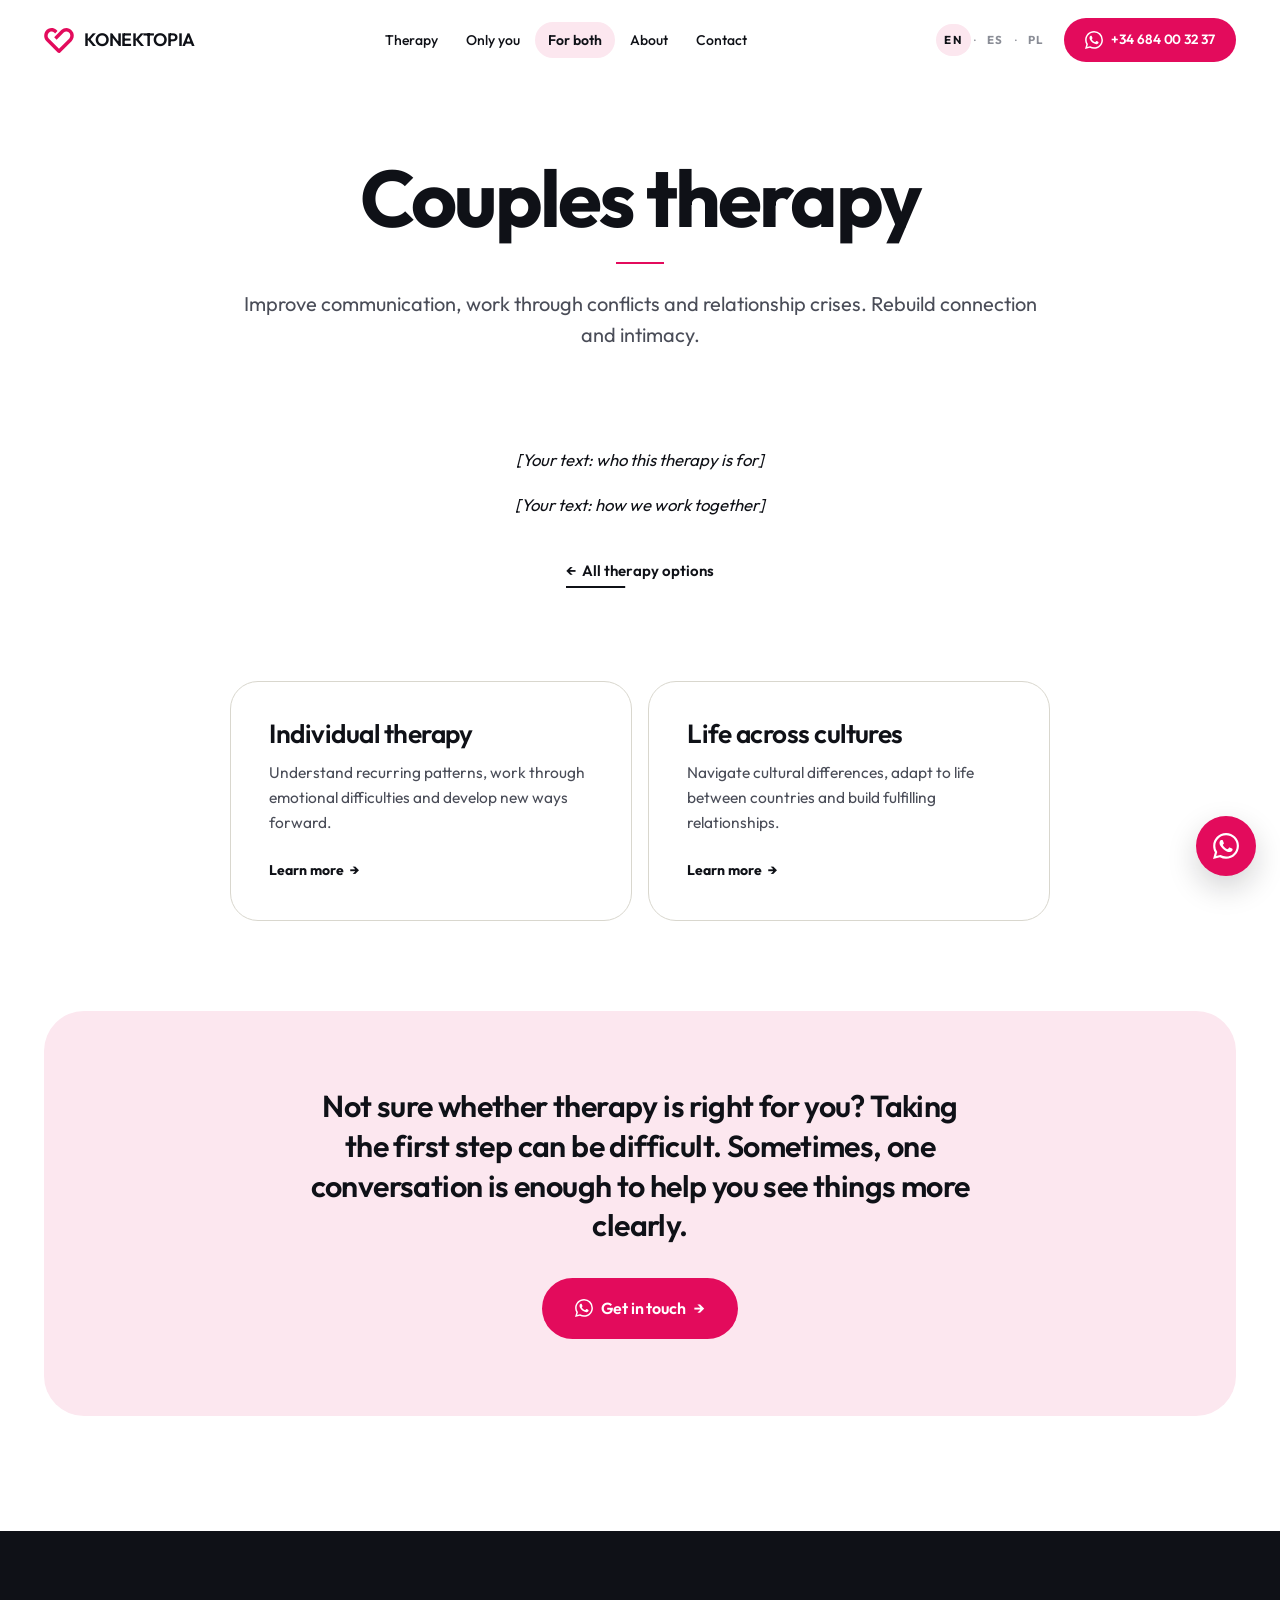
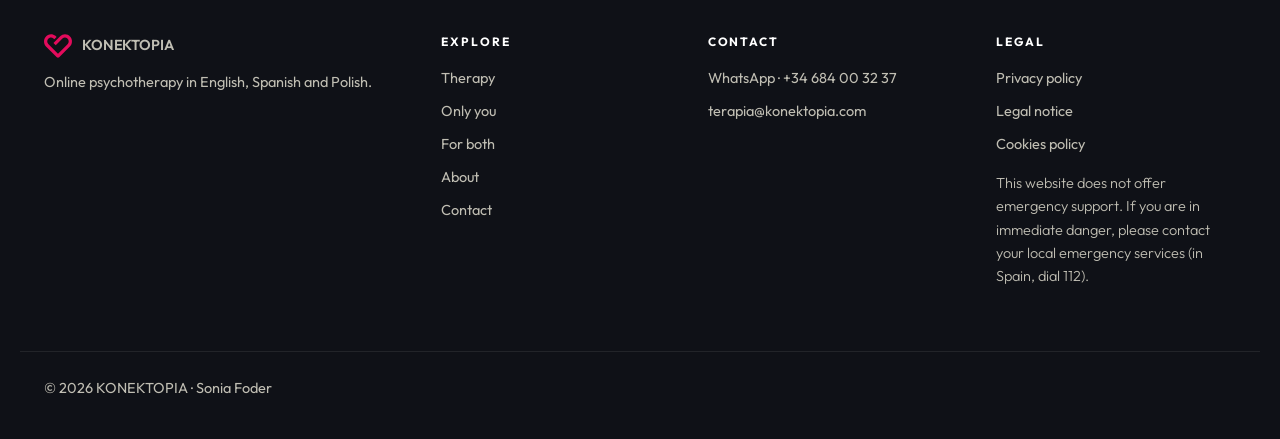
<file: for-both.html>
<!DOCTYPE html>
<html lang="en">
<head>
  <meta charset="UTF-8" />
  <meta name="viewport" content="width=device-width, initial-scale=1.0" />
  <meta name="theme-color" content="#FFFFFF" />
  <title>Couples therapy · KONEKTOPIA</title>
  <meta name="description" content="Improve communication, work through conflicts and relationship crises. Rebuild connection and intimacy." />
  <link rel="canonical" href="https://konektopia.com/for-both.html" />
  <meta property="og:type" content="website" />
  <meta property="og:url" content="https://konektopia.com/for-both.html" />
  <meta property="og:title" content="Couples therapy · KONEKTOPIA" />
  <meta property="og:description" content="Improve communication, work through conflicts and relationship crises. Rebuild connection and intimacy." />
  <meta property="og:locale" content="en_GB" />
  <link rel="alternate" hreflang="en" href="https://konektopia.com/for-both.html?lang=en" />
  <link rel="alternate" hreflang="es" href="https://konektopia.com/for-both.html?lang=es" />
  <link rel="alternate" hreflang="pl" href="https://konektopia.com/for-both.html?lang=pl" />
  <link rel="alternate" hreflang="x-default" href="https://konektopia.com/for-both.html" />
  <link rel="preconnect" href="https://fonts.googleapis.com" />
  <link rel="preconnect" href="https://fonts.gstatic.com" crossorigin />
  <link href="https://fonts.googleapis.com/css2?family=Outfit:wght@300;400;500;600;700;800&display=swap" rel="stylesheet" />
  <link rel="icon" href="/favicon.ico" sizes="48x48" />
  <link rel="icon" href="/favicon.svg" type="image/svg+xml" />
  <link rel="apple-touch-icon" href="/apple-touch-icon.png" />
  <link rel="manifest" href="/site.webmanifest" />
  <link rel="stylesheet" href="style.css?v=20261026d" />
</head>
<body>

  <a href="#main" class="skip-link" data-i18n="a11y.skip">Skip to main content</a>

  <header class="site-header" id="siteHeader">
    <div class="container header-inner">
      <a href="/" class="brand" aria-label="KONEKTOPIA">
        <svg class="logo-mark" viewBox="0 0 372.73 314.81" width="30" height="25" aria-hidden="true"><path pathLength="1" d="M156.26,147.66l-30.51-31.07L215.16,26.45C241.96.07,281.97-7.55,316.39,8.06c22.87,10.37,40.87,29.6,49.78,53.08,13.68,36.04,5.72,77.17-21.5,104.45l-66.32,66.5-76.01,76.21c-8.33,8.35-23.19,8.9-31.77.29L26.06,163.32C6.46,143.61-1.96,114.96.38,87.69,3.26,54.22,23,25,52.62,9.89,85.47-6.86,124.34-1.97,152.43,21.75l15.35,15.39-30.69,30.64-11.51-11.46c-22.52-18.85-55.02-14.79-72.22,9.26-13.88,19.4-13.86,48.48,3.64,66.13l129.3,130.42,60.9-61.21,69.35-69.63c19.87-23.58,16.08-59.19-8.73-77.42-19.13-14.06-44.53-12.14-62.15,3.87L156.26,147.66Z"/></svg>
        <span class="brand-name">KONEKTOPIA</span>
      </a>
      <nav class="primary-nav" aria-label="Primary">
        <ul>
          <li><a href="therapy.html" data-i18n="nav.therapy">Therapy</a></li>
          <li><a href="only-you.html" data-i18n="nav.onlyYou">Only you</a></li>
          <li><a href="for-both.html" class="is-active" aria-current="page" data-i18n="nav.forBoth">For both</a></li>
          <li><a href="about.html" data-i18n="nav.about">About</a></li>
          <li><a href="contact.html" data-i18n="nav.contact">Contact</a></li>
        </ul>
      </nav>
      <div class="header-actions">
        <div class="lang-switch" role="group" aria-label="Language">
          <span class="lang-indicator" aria-hidden="true"></span>
          <button type="button" class="lang-btn is-active" data-lang="en" aria-pressed="true">EN</button><span class="lang-dot" aria-hidden="true">·</span><button type="button" class="lang-btn" data-lang="es" aria-pressed="false">ES</button><span class="lang-dot" aria-hidden="true">·</span><button type="button" class="lang-btn" data-lang="pl" aria-pressed="false">PL</button>
        </div>
        <a href="https://wa.me/34684003237" target="_blank" rel="noopener" class="btn btn-primary header-cta" aria-label="WhatsApp +34 684 00 32 37"><svg viewBox="0 0 24 24" width="18" height="18" fill="currentColor" aria-hidden="true"><path d="M17.472 14.382c-.297-.149-1.758-.867-2.03-.967-.273-.099-.471-.148-.67.15-.197.297-.767.966-.94 1.164-.173.199-.347.223-.644.075-.297-.15-1.255-.463-2.39-1.475-.883-.788-1.48-1.761-1.653-2.059-.173-.297-.018-.458.13-.606.134-.133.298-.347.446-.52.149-.174.198-.298.298-.497.099-.198.05-.371-.025-.52-.075-.149-.669-1.612-.916-2.207-.242-.579-.487-.5-.669-.51-.173-.008-.371-.01-.57-.01-.198 0-.52.074-.792.372-.272.297-1.04 1.016-1.04 2.479 0 1.462 1.065 2.875 1.213 3.074.149.198 2.096 3.2 5.077 4.487.709.306 1.262.489 1.694.625.712.227 1.36.195 1.871.118.571-.085 1.758-.719 2.006-1.413.248-.694.248-1.289.173-1.413-.074-.124-.272-.198-.57-.347m-5.421 7.403h-.004a9.87 9.87 0 0 1-5.031-1.378l-.361-.214-3.741.982.998-3.648-.235-.374a9.86 9.86 0 0 1-1.51-5.26c.001-5.45 4.436-9.884 9.888-9.884 2.64 0 5.122 1.03 6.988 2.898a9.825 9.825 0 0 1 2.893 6.994c-.003 5.45-4.437 9.884-9.885 9.884m8.413-18.297A11.815 11.815 0 0 0 12.05 0C5.495 0 .16 5.335.157 11.892c0 2.096.547 4.142 1.588 5.945L.057 24l6.305-1.654a11.882 11.882 0 0 0 5.683 1.448h.005c6.554 0 11.89-5.335 11.893-11.893a11.821 11.821 0 0 0-3.48-8.413Z"/></svg><span class="header-cta-num">+34 684 00 32 37</span></a>
        <button class="menu-toggle" type="button" aria-label="Menu" aria-expanded="false" aria-controls="mobileMenu"><span></span><span></span><span></span></button>
      </div>
    </div>
  </header>

  <div class="mobile-menu" id="mobileMenu" aria-hidden="true">
    <nav aria-label="Mobile navigation">
      <ul>
          <li><a href="therapy.html" data-i18n="nav.therapy">Therapy</a></li>
          <li><a href="only-you.html" data-i18n="nav.onlyYou">Only you</a></li>
          <li><a href="for-both.html" class="is-active" aria-current="page" data-i18n="nav.forBoth">For both</a></li>
          <li><a href="about.html" data-i18n="nav.about">About</a></li>
          <li><a href="contact.html" data-i18n="nav.contact">Contact</a></li>
      </ul>
      <div class="mobile-footer">
        <a href="https://wa.me/34684003237" target="_blank" rel="noopener" class="btn btn-primary mobile-cta"><svg viewBox="0 0 24 24" width="18" height="18" fill="currentColor" aria-hidden="true"><path d="M17.472 14.382c-.297-.149-1.758-.867-2.03-.967-.273-.099-.471-.148-.67.15-.197.297-.767.966-.94 1.164-.173.199-.347.223-.644.075-.297-.15-1.255-.463-2.39-1.475-.883-.788-1.48-1.761-1.653-2.059-.173-.297-.018-.458.13-.606.134-.133.298-.347.446-.52.149-.174.198-.298.298-.497.099-.198.05-.371-.025-.52-.075-.149-.669-1.612-.916-2.207-.242-.579-.487-.5-.669-.51-.173-.008-.371-.01-.57-.01-.198 0-.52.074-.792.372-.272.297-1.04 1.016-1.04 2.479 0 1.462 1.065 2.875 1.213 3.074.149.198 2.096 3.2 5.077 4.487.709.306 1.262.489 1.694.625.712.227 1.36.195 1.871.118.571-.085 1.758-.719 2.006-1.413.248-.694.248-1.289.173-1.413-.074-.124-.272-.198-.57-.347m-5.421 7.403h-.004a9.87 9.87 0 0 1-5.031-1.378l-.361-.214-3.741.982.998-3.648-.235-.374a9.86 9.86 0 0 1-1.51-5.26c.001-5.45 4.436-9.884 9.888-9.884 2.64 0 5.122 1.03 6.988 2.898a9.825 9.825 0 0 1 2.893 6.994c-.003 5.45-4.437 9.884-9.885 9.884m8.413-18.297A11.815 11.815 0 0 0 12.05 0C5.495 0 .16 5.335.157 11.892c0 2.096.547 4.142 1.588 5.945L.057 24l6.305-1.654a11.882 11.882 0 0 0 5.683 1.448h.005c6.554 0 11.89-5.335 11.893-11.893a11.821 11.821 0 0 0-3.48-8.413Z"/></svg><span>+34 684 00 32 37</span></a>
        <div class="mobile-lang"><button type="button" class="lang-btn is-active" data-lang="en" aria-pressed="true">EN</button><span class="lang-dot" aria-hidden="true">·</span><button type="button" class="lang-btn" data-lang="es" aria-pressed="false">ES</button><span class="lang-dot" aria-hidden="true">·</span><button type="button" class="lang-btn" data-lang="pl" aria-pressed="false">PL</button></div>
      </div>
    </nav>
  </div>

  <main id="main">
    <section class="subpage-hero">
      <div class="container subpage-hero-inner">
        <h1 class="subpage-title" data-i18n="card.couples.title">Couples therapy</h1>
        <span class="rule" aria-hidden="true"></span>
        <p class="subpage-lead" data-i18n="card.couples.text">Improve communication, work through conflicts and relationship crises. Rebuild connection and intimacy.</p>
      </div>
    </section>

    <section class="prose-block">
      <div class="container prose">
        <p class="placeholder" data-i18n="page.p1">[Your text: who this therapy is for]</p>
        <p class="placeholder" data-i18n="page.p2">[Your text: how we work together]</p>
        <a href="therapy.html" class="btn-link"><span aria-hidden="true">←</span> <span data-i18n="cta.back">All therapy options</span></a>
      </div>
    </section>

    <section class="paths paths-sub paths-others" aria-label="Therapy">
      <div class="container">
        <div class="paths-grid paths-grid--two">
          <a class="path-card reveal" href="only-you.html">
            <h3 data-i18n="card.individual.title">Individual therapy</h3>
            <p data-i18n="card.individual.text">Understand recurring patterns, work through emotional difficulties and develop new ways forward.</p>
            <span class="path-more"><span data-i18n="cta.more">Learn more</span> <span aria-hidden="true">→</span></span>
          </a>
          <a class="path-card reveal" href="life-across-cultures.html">
            <h3 data-i18n="card.cultures.title">Life across cultures</h3>
            <p data-i18n="card.cultures.text">Navigate cultural differences, adapt to life between countries and build fulfilling relationships.</p>
            <span class="path-more"><span data-i18n="cta.more">Learn more</span> <span aria-hidden="true">→</span></span>
          </a>
        </div>
      </div>
    </section>

    <section class="talk">
      <div class="container">
        <div class="talk-card reveal">
          <p class="talk-text" data-i18n="home.ctaText">Not sure whether therapy is right for you? Taking the first step can be difficult. Sometimes, one conversation is enough to help you see things more clearly.</p>
          <a href="https://wa.me/34684003237" target="_blank" rel="noopener" class="btn btn-primary btn-lg"><svg viewBox="0 0 24 24" width="18" height="18" fill="currentColor" aria-hidden="true"><path d="M17.472 14.382c-.297-.149-1.758-.867-2.03-.967-.273-.099-.471-.148-.67.15-.197.297-.767.966-.94 1.164-.173.199-.347.223-.644.075-.297-.15-1.255-.463-2.39-1.475-.883-.788-1.48-1.761-1.653-2.059-.173-.297-.018-.458.13-.606.134-.133.298-.347.446-.52.149-.174.198-.298.298-.497.099-.198.05-.371-.025-.52-.075-.149-.669-1.612-.916-2.207-.242-.579-.487-.5-.669-.51-.173-.008-.371-.01-.57-.01-.198 0-.52.074-.792.372-.272.297-1.04 1.016-1.04 2.479 0 1.462 1.065 2.875 1.213 3.074.149.198 2.096 3.2 5.077 4.487.709.306 1.262.489 1.694.625.712.227 1.36.195 1.871.118.571-.085 1.758-.719 2.006-1.413.248-.694.248-1.289.173-1.413-.074-.124-.272-.198-.57-.347m-5.421 7.403h-.004a9.87 9.87 0 0 1-5.031-1.378l-.361-.214-3.741.982.998-3.648-.235-.374a9.86 9.86 0 0 1-1.51-5.26c.001-5.45 4.436-9.884 9.888-9.884 2.64 0 5.122 1.03 6.988 2.898a9.825 9.825 0 0 1 2.893 6.994c-.003 5.45-4.437 9.884-9.885 9.884m8.413-18.297A11.815 11.815 0 0 0 12.05 0C5.495 0 .16 5.335.157 11.892c0 2.096.547 4.142 1.588 5.945L.057 24l6.305-1.654a11.882 11.882 0 0 0 5.683 1.448h.005c6.554 0 11.89-5.335 11.893-11.893a11.821 11.821 0 0 0-3.48-8.413Z"/></svg><span data-i18n="cta.touch">Get in touch</span> <span aria-hidden="true">→</span></a>
        </div>
      </div>
    </section>
  </main>

  <footer class="site-footer">
    <div class="container footer-grid">
      <div class="footer-brand">
        <a href="/" class="brand brand-foot" aria-label="KONEKTOPIA"><svg class="logo-mark" viewBox="0 0 372.73 314.81" width="28" height="24" aria-hidden="true"><path pathLength="1" d="M156.26,147.66l-30.51-31.07L215.16,26.45C241.96.07,281.97-7.55,316.39,8.06c22.87,10.37,40.87,29.6,49.78,53.08,13.68,36.04,5.72,77.17-21.5,104.45l-66.32,66.5-76.01,76.21c-8.33,8.35-23.19,8.9-31.77.29L26.06,163.32C6.46,143.61-1.96,114.96.38,87.69,3.26,54.22,23,25,52.62,9.89,85.47-6.86,124.34-1.97,152.43,21.75l15.35,15.39-30.69,30.64-11.51-11.46c-22.52-18.85-55.02-14.79-72.22,9.26-13.88,19.4-13.86,48.48,3.64,66.13l129.3,130.42,60.9-61.21,69.35-69.63c19.87-23.58,16.08-59.19-8.73-77.42-19.13-14.06-44.53-12.14-62.15,3.87L156.26,147.66Z"/></svg><span class="brand-name">KONEKTOPIA</span></a>
        <p class="foot-tagline" data-i18n="footer.tagline">Online psychotherapy in English, Spanish and Polish.</p>
      </div>
      <div class="footer-col">
        <h4 data-i18n="footer.exploreTitle">Explore</h4>
        <ul>
          <li><a href="therapy.html" data-i18n="nav.therapy">Therapy</a></li>
          <li><a href="only-you.html" data-i18n="nav.onlyYou">Only you</a></li>
          <li><a href="for-both.html" data-i18n="nav.forBoth">For both</a></li>
          <li><a href="about.html" data-i18n="nav.about">About</a></li>
          <li><a href="contact.html" data-i18n="nav.contact">Contact</a></li>
        </ul>
      </div>
      <div class="footer-col">
        <h4 data-i18n="footer.contactTitle">Contact</h4>
        <ul>
          <li><a href="https://wa.me/34684003237" target="_blank" rel="noopener">WhatsApp · +34 684 00 32 37</a></li>
          <li><a href="mailto:terapia@konektopia.com">terapia@konektopia.com</a></li>
        </ul>
      </div>
      <div class="footer-col">
        <h4 data-i18n="footer.legalTitle">Legal</h4>
        <ul>
          <li><a href="legal.html#privacy" data-i18n="footer.privacy">Privacy policy</a></li>
          <li><a href="legal.html#legal" data-i18n="footer.legal">Legal notice</a></li>
          <li><a href="legal.html#cookies" data-i18n="footer.cookies">Cookies policy</a></li>
        </ul>
        <p class="legal-note" data-i18n="footer.crisis">This website does not offer emergency support. If you are in immediate danger, please contact your local emergency services (in Spain, dial 112).</p>
      </div>
    </div>
    <div class="container foot-bottom">
      <p>&copy; <span id="year"></span> KONEKTOPIA · Sonia Foder</p>
    </div>
  </footer>

  <a href="https://wa.me/34684003237" target="_blank" rel="noopener" class="wa-float" aria-label="WhatsApp"><svg viewBox="0 0 24 24" width="26" height="26" fill="currentColor" aria-hidden="true"><path d="M17.472 14.382c-.297-.149-1.758-.867-2.03-.967-.273-.099-.471-.148-.67.15-.197.297-.767.966-.94 1.164-.173.199-.347.223-.644.075-.297-.15-1.255-.463-2.39-1.475-.883-.788-1.48-1.761-1.653-2.059-.173-.297-.018-.458.13-.606.134-.133.298-.347.446-.52.149-.174.198-.298.298-.497.099-.198.05-.371-.025-.52-.075-.149-.669-1.612-.916-2.207-.242-.579-.487-.5-.669-.51-.173-.008-.371-.01-.57-.01-.198 0-.52.074-.792.372-.272.297-1.04 1.016-1.04 2.479 0 1.462 1.065 2.875 1.213 3.074.149.198 2.096 3.2 5.077 4.487.709.306 1.262.489 1.694.625.712.227 1.36.195 1.871.118.571-.085 1.758-.719 2.006-1.413.248-.694.248-1.289.173-1.413-.074-.124-.272-.198-.57-.347m-5.421 7.403h-.004a9.87 9.87 0 0 1-5.031-1.378l-.361-.214-3.741.982.998-3.648-.235-.374a9.86 9.86 0 0 1-1.51-5.26c.001-5.45 4.436-9.884 9.888-9.884 2.64 0 5.122 1.03 6.988 2.898a9.825 9.825 0 0 1 2.893 6.994c-.003 5.45-4.437 9.884-9.885 9.884m8.413-18.297A11.815 11.815 0 0 0 12.05 0C5.495 0 .16 5.335.157 11.892c0 2.096.547 4.142 1.588 5.945L.057 24l6.305-1.654a11.882 11.882 0 0 0 5.683 1.448h.005c6.554 0 11.89-5.335 11.893-11.893a11.821 11.821 0 0 0-3.48-8.413Z"/></svg></a>

  <script src="script.js?v=20261026d"></script>
</body>
</html>
</file>
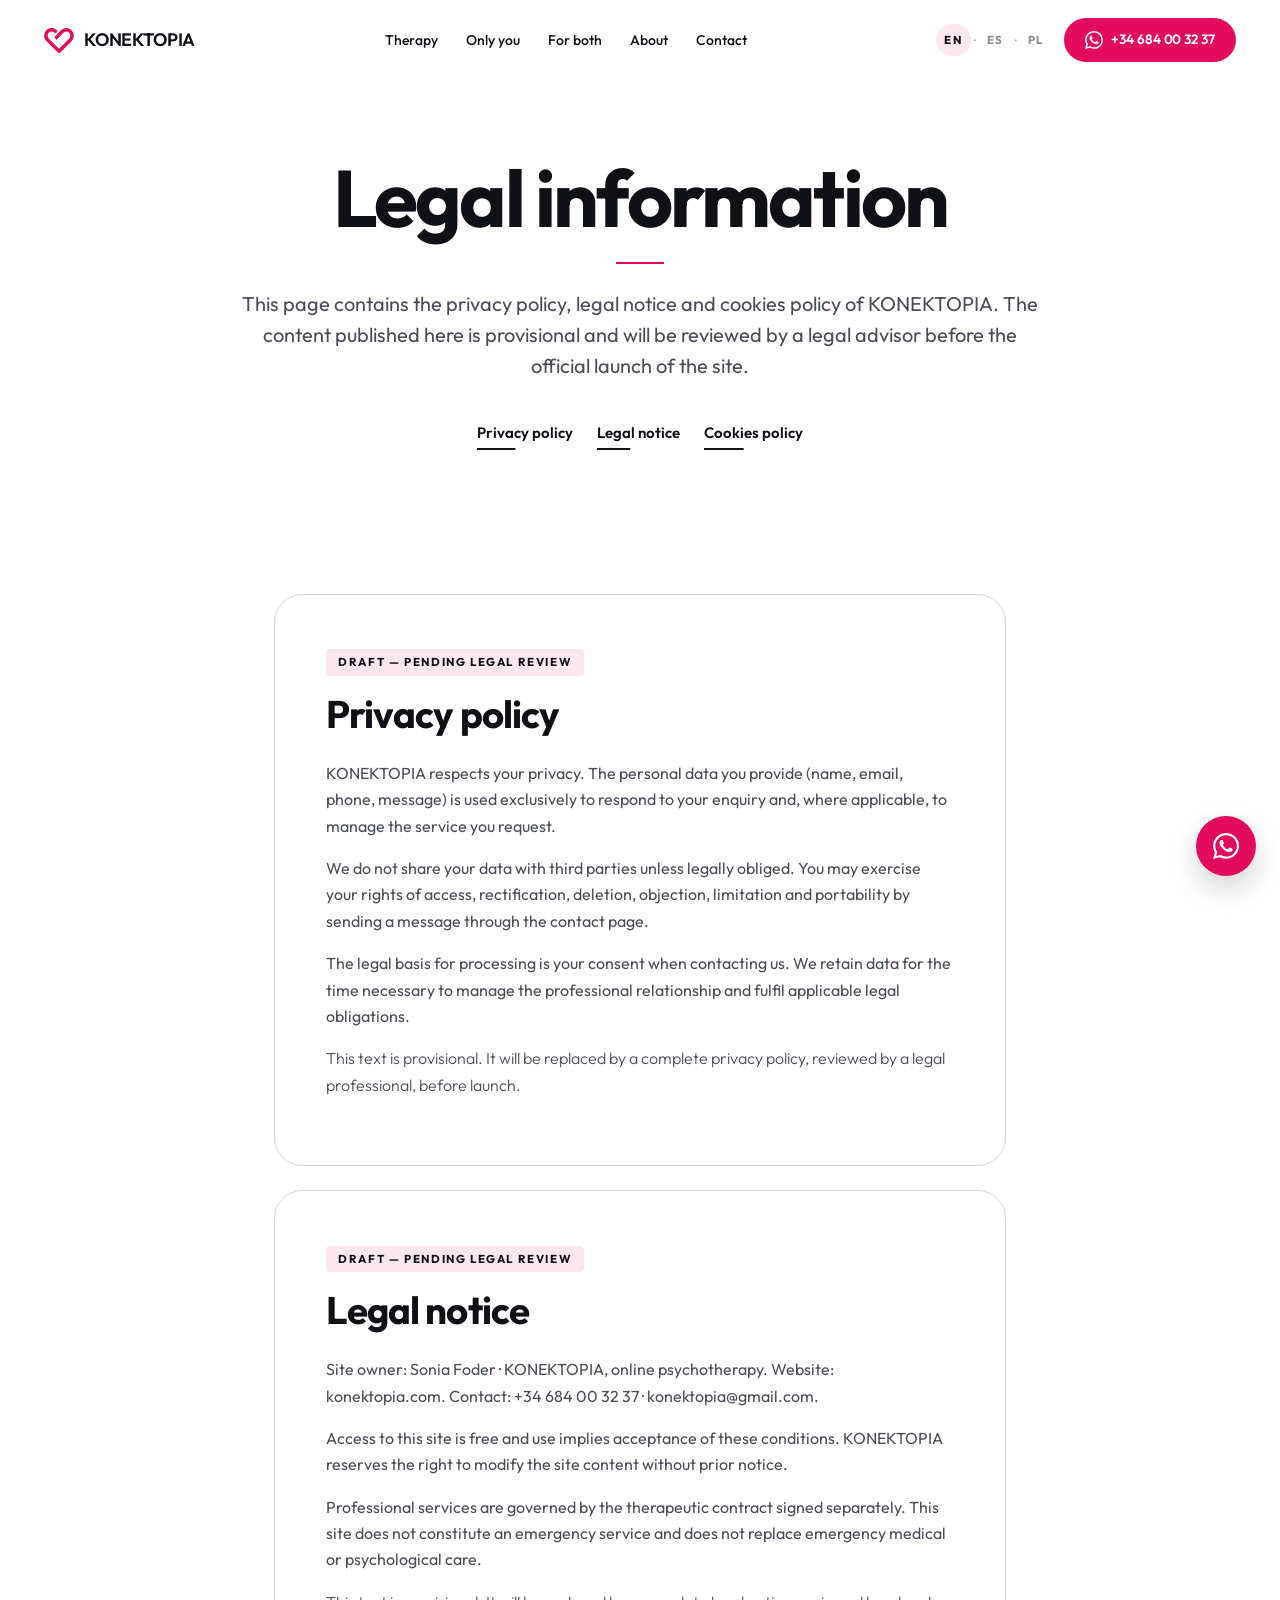
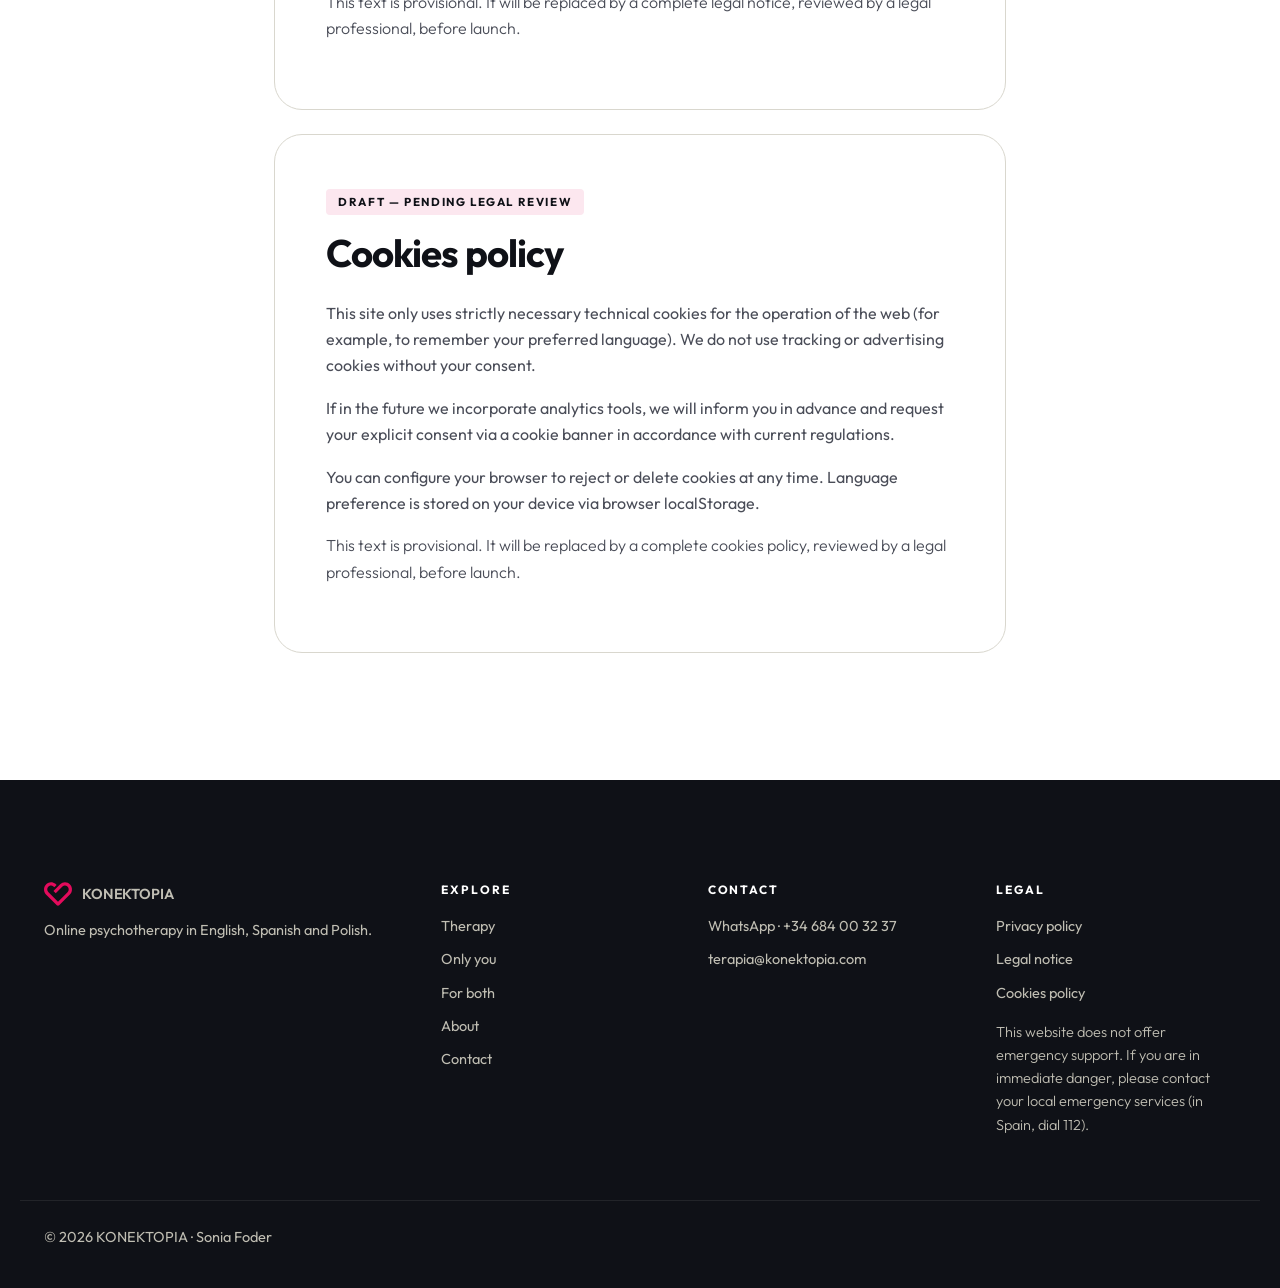
<file: legal.html>
<!DOCTYPE html>
<html lang="en">
<head>
  <meta charset="UTF-8" />
  <meta name="viewport" content="width=device-width, initial-scale=1.0" />
  <meta name="theme-color" content="#FFFFFF" />
  <title>Legal · KONEKTOPIA</title>
  <meta name="description" content="This page contains the privacy policy, legal notice and cookies policy of KONEKTOPIA. The content published here is provisional and will be reviewed by a legal advisor before the official launch of the site." />
  <link rel="canonical" href="https://konektopia.com/legal.html" />
  <meta property="og:type" content="website" />
  <meta property="og:url" content="https://konektopia.com/legal.html" />
  <meta property="og:title" content="Legal · KONEKTOPIA" />
  <meta property="og:description" content="This page contains the privacy policy, legal notice and cookies policy of KONEKTOPIA. The content published here is provisional and will be reviewed by a legal advisor before the official launch of the site." />
  <meta property="og:locale" content="en_GB" />
  <link rel="alternate" hreflang="en" href="https://konektopia.com/legal.html?lang=en" />
  <link rel="alternate" hreflang="es" href="https://konektopia.com/legal.html?lang=es" />
  <link rel="alternate" hreflang="pl" href="https://konektopia.com/legal.html?lang=pl" />
  <link rel="alternate" hreflang="x-default" href="https://konektopia.com/legal.html" />
  <link rel="preconnect" href="https://fonts.googleapis.com" />
  <link rel="preconnect" href="https://fonts.gstatic.com" crossorigin />
  <link href="https://fonts.googleapis.com/css2?family=Outfit:wght@300;400;500;600;700;800&display=swap" rel="stylesheet" />
  <link rel="icon" href="/favicon.ico" sizes="48x48" />
  <link rel="icon" href="/favicon.svg" type="image/svg+xml" />
  <link rel="apple-touch-icon" href="/apple-touch-icon.png" />
  <link rel="manifest" href="/site.webmanifest" />
  <link rel="stylesheet" href="style.css?v=20261026d" />
</head>
<body>

  <a href="#main" class="skip-link" data-i18n="a11y.skip">Skip to main content</a>

  <header class="site-header" id="siteHeader">
    <div class="container header-inner">
      <a href="/" class="brand" aria-label="KONEKTOPIA">
        <svg class="logo-mark" viewBox="0 0 372.73 314.81" width="30" height="25" aria-hidden="true"><path pathLength="1" d="M156.26,147.66l-30.51-31.07L215.16,26.45C241.96.07,281.97-7.55,316.39,8.06c22.87,10.37,40.87,29.6,49.78,53.08,13.68,36.04,5.72,77.17-21.5,104.45l-66.32,66.5-76.01,76.21c-8.33,8.35-23.19,8.9-31.77.29L26.06,163.32C6.46,143.61-1.96,114.96.38,87.69,3.26,54.22,23,25,52.62,9.89,85.47-6.86,124.34-1.97,152.43,21.75l15.35,15.39-30.69,30.64-11.51-11.46c-22.52-18.85-55.02-14.79-72.22,9.26-13.88,19.4-13.86,48.48,3.64,66.13l129.3,130.42,60.9-61.21,69.35-69.63c19.87-23.58,16.08-59.19-8.73-77.42-19.13-14.06-44.53-12.14-62.15,3.87L156.26,147.66Z"/></svg>
        <span class="brand-name">KONEKTOPIA</span>
      </a>
      <nav class="primary-nav" aria-label="Primary">
        <ul>
          <li><a href="therapy.html" data-i18n="nav.therapy">Therapy</a></li>
          <li><a href="only-you.html" data-i18n="nav.onlyYou">Only you</a></li>
          <li><a href="for-both.html" data-i18n="nav.forBoth">For both</a></li>
          <li><a href="about.html" data-i18n="nav.about">About</a></li>
          <li><a href="contact.html" data-i18n="nav.contact">Contact</a></li>
        </ul>
      </nav>
      <div class="header-actions">
        <div class="lang-switch" role="group" aria-label="Language">
          <span class="lang-indicator" aria-hidden="true"></span>
          <button type="button" class="lang-btn is-active" data-lang="en" aria-pressed="true">EN</button><span class="lang-dot" aria-hidden="true">·</span><button type="button" class="lang-btn" data-lang="es" aria-pressed="false">ES</button><span class="lang-dot" aria-hidden="true">·</span><button type="button" class="lang-btn" data-lang="pl" aria-pressed="false">PL</button>
        </div>
        <a href="https://wa.me/34684003237" target="_blank" rel="noopener" class="btn btn-primary header-cta" aria-label="WhatsApp +34 684 00 32 37"><svg viewBox="0 0 24 24" width="18" height="18" fill="currentColor" aria-hidden="true"><path d="M17.472 14.382c-.297-.149-1.758-.867-2.03-.967-.273-.099-.471-.148-.67.15-.197.297-.767.966-.94 1.164-.173.199-.347.223-.644.075-.297-.15-1.255-.463-2.39-1.475-.883-.788-1.48-1.761-1.653-2.059-.173-.297-.018-.458.13-.606.134-.133.298-.347.446-.52.149-.174.198-.298.298-.497.099-.198.05-.371-.025-.52-.075-.149-.669-1.612-.916-2.207-.242-.579-.487-.5-.669-.51-.173-.008-.371-.01-.57-.01-.198 0-.52.074-.792.372-.272.297-1.04 1.016-1.04 2.479 0 1.462 1.065 2.875 1.213 3.074.149.198 2.096 3.2 5.077 4.487.709.306 1.262.489 1.694.625.712.227 1.36.195 1.871.118.571-.085 1.758-.719 2.006-1.413.248-.694.248-1.289.173-1.413-.074-.124-.272-.198-.57-.347m-5.421 7.403h-.004a9.87 9.87 0 0 1-5.031-1.378l-.361-.214-3.741.982.998-3.648-.235-.374a9.86 9.86 0 0 1-1.51-5.26c.001-5.45 4.436-9.884 9.888-9.884 2.64 0 5.122 1.03 6.988 2.898a9.825 9.825 0 0 1 2.893 6.994c-.003 5.45-4.437 9.884-9.885 9.884m8.413-18.297A11.815 11.815 0 0 0 12.05 0C5.495 0 .16 5.335.157 11.892c0 2.096.547 4.142 1.588 5.945L.057 24l6.305-1.654a11.882 11.882 0 0 0 5.683 1.448h.005c6.554 0 11.89-5.335 11.893-11.893a11.821 11.821 0 0 0-3.48-8.413Z"/></svg><span class="header-cta-num">+34 684 00 32 37</span></a>
        <button class="menu-toggle" type="button" aria-label="Menu" aria-expanded="false" aria-controls="mobileMenu"><span></span><span></span><span></span></button>
      </div>
    </div>
  </header>

  <div class="mobile-menu" id="mobileMenu" aria-hidden="true">
    <nav aria-label="Mobile navigation">
      <ul>
          <li><a href="therapy.html" data-i18n="nav.therapy">Therapy</a></li>
          <li><a href="only-you.html" data-i18n="nav.onlyYou">Only you</a></li>
          <li><a href="for-both.html" data-i18n="nav.forBoth">For both</a></li>
          <li><a href="about.html" data-i18n="nav.about">About</a></li>
          <li><a href="contact.html" data-i18n="nav.contact">Contact</a></li>
      </ul>
      <div class="mobile-footer">
        <a href="https://wa.me/34684003237" target="_blank" rel="noopener" class="btn btn-primary mobile-cta"><svg viewBox="0 0 24 24" width="18" height="18" fill="currentColor" aria-hidden="true"><path d="M17.472 14.382c-.297-.149-1.758-.867-2.03-.967-.273-.099-.471-.148-.67.15-.197.297-.767.966-.94 1.164-.173.199-.347.223-.644.075-.297-.15-1.255-.463-2.39-1.475-.883-.788-1.48-1.761-1.653-2.059-.173-.297-.018-.458.13-.606.134-.133.298-.347.446-.52.149-.174.198-.298.298-.497.099-.198.05-.371-.025-.52-.075-.149-.669-1.612-.916-2.207-.242-.579-.487-.5-.669-.51-.173-.008-.371-.01-.57-.01-.198 0-.52.074-.792.372-.272.297-1.04 1.016-1.04 2.479 0 1.462 1.065 2.875 1.213 3.074.149.198 2.096 3.2 5.077 4.487.709.306 1.262.489 1.694.625.712.227 1.36.195 1.871.118.571-.085 1.758-.719 2.006-1.413.248-.694.248-1.289.173-1.413-.074-.124-.272-.198-.57-.347m-5.421 7.403h-.004a9.87 9.87 0 0 1-5.031-1.378l-.361-.214-3.741.982.998-3.648-.235-.374a9.86 9.86 0 0 1-1.51-5.26c.001-5.45 4.436-9.884 9.888-9.884 2.64 0 5.122 1.03 6.988 2.898a9.825 9.825 0 0 1 2.893 6.994c-.003 5.45-4.437 9.884-9.885 9.884m8.413-18.297A11.815 11.815 0 0 0 12.05 0C5.495 0 .16 5.335.157 11.892c0 2.096.547 4.142 1.588 5.945L.057 24l6.305-1.654a11.882 11.882 0 0 0 5.683 1.448h.005c6.554 0 11.89-5.335 11.893-11.893a11.821 11.821 0 0 0-3.48-8.413Z"/></svg><span>+34 684 00 32 37</span></a>
        <div class="mobile-lang"><button type="button" class="lang-btn is-active" data-lang="en" aria-pressed="true">EN</button><span class="lang-dot" aria-hidden="true">·</span><button type="button" class="lang-btn" data-lang="es" aria-pressed="false">ES</button><span class="lang-dot" aria-hidden="true">·</span><button type="button" class="lang-btn" data-lang="pl" aria-pressed="false">PL</button></div>
      </div>
    </nav>
  </div>

  <main id="main">
    <section class="subpage-hero">
      <div class="container subpage-hero-inner">
        <h1 class="subpage-title" data-i18n="legal.title">Legal information</h1>
        <span class="rule" aria-hidden="true"></span>
        <p class="subpage-lead" data-i18n="legal.lead">This page contains the privacy policy, legal notice and cookies policy of KONEKTOPIA. The content published here is provisional and will be reviewed by a legal advisor before the official launch of the site.</p>
        <div class="subpage-jump">
          <a href="#privacy" class="btn-link" data-i18n="footer.privacy">Privacy policy</a>
          <a href="#legal" class="btn-link" data-i18n="footer.legal">Legal notice</a>
          <a href="#cookies" class="btn-link" data-i18n="footer.cookies">Cookies policy</a>
        </div>
      </div>
    </section>

    <section class="section legal-block">
      <div class="container legal-container">
        <article class="legal-doc reveal" id="privacy">
          <span class="legal-flag" data-i18n="legal.provisional">Draft — pending legal review</span>
          <h2 class="legal-h2" data-i18n="footer.privacy">Privacy policy</h2>
          <p data-i18n="legal.privacy.p1">KONEKTOPIA respects your privacy. The personal data you provide (name, email, phone, message) is used exclusively to respond to your enquiry and, where applicable, to manage the service you request.</p>
          <p data-i18n="legal.privacy.p2">We do not share your data with third parties unless legally obliged. You may exercise your rights of access, rectification, deletion, objection, limitation and portability by sending a message through the contact page.</p>
          <p data-i18n="legal.privacy.p3">The legal basis for processing is your consent when contacting us. We retain data for the time necessary to manage the professional relationship and fulfil applicable legal obligations.</p>
          <p class="legal-note" data-i18n="legal.privacy.note">This text is provisional. It will be replaced by a complete privacy policy, reviewed by a legal professional, before launch.</p>
        </article>
        <article class="legal-doc reveal" id="legal">
          <span class="legal-flag" data-i18n="legal.provisional">Draft — pending legal review</span>
          <h2 class="legal-h2" data-i18n="footer.legal">Legal notice</h2>
          <p data-i18n="legal.legal.p1">Site owner: Sonia Foder · KONEKTOPIA, online psychotherapy. Website: konektopia.com. Contact: +34 684 00 32 37 · konektopia@gmail.com.</p>
          <p data-i18n="legal.legal.p2">Access to this site is free and use implies acceptance of these conditions. KONEKTOPIA reserves the right to modify the site content without prior notice.</p>
          <p data-i18n="legal.legal.p3">Professional services are governed by the therapeutic contract signed separately. This site does not constitute an emergency service and does not replace emergency medical or psychological care.</p>
          <p class="legal-note" data-i18n="legal.legal.note">This text is provisional. It will be replaced by a complete legal notice, reviewed by a legal professional, before launch.</p>
        </article>
        <article class="legal-doc reveal" id="cookies">
          <span class="legal-flag" data-i18n="legal.provisional">Draft — pending legal review</span>
          <h2 class="legal-h2" data-i18n="footer.cookies">Cookies policy</h2>
          <p data-i18n="legal.cookies.p1">This site only uses strictly necessary technical cookies for the operation of the web (for example, to remember your preferred language). We do not use tracking or advertising cookies without your consent.</p>
          <p data-i18n="legal.cookies.p2">If in the future we incorporate analytics tools, we will inform you in advance and request your explicit consent via a cookie banner in accordance with current regulations.</p>
          <p data-i18n="legal.cookies.p3">You can configure your browser to reject or delete cookies at any time. Language preference is stored on your device via browser localStorage.</p>
          <p class="legal-note" data-i18n="legal.cookies.note">This text is provisional. It will be replaced by a complete cookies policy, reviewed by a legal professional, before launch.</p>
        </article>
      </div>
    </section>
  </main>

  <footer class="site-footer">
    <div class="container footer-grid">
      <div class="footer-brand">
        <a href="/" class="brand brand-foot" aria-label="KONEKTOPIA"><svg class="logo-mark" viewBox="0 0 372.73 314.81" width="28" height="24" aria-hidden="true"><path pathLength="1" d="M156.26,147.66l-30.51-31.07L215.16,26.45C241.96.07,281.97-7.55,316.39,8.06c22.87,10.37,40.87,29.6,49.78,53.08,13.68,36.04,5.72,77.17-21.5,104.45l-66.32,66.5-76.01,76.21c-8.33,8.35-23.19,8.9-31.77.29L26.06,163.32C6.46,143.61-1.96,114.96.38,87.69,3.26,54.22,23,25,52.62,9.89,85.47-6.86,124.34-1.97,152.43,21.75l15.35,15.39-30.69,30.64-11.51-11.46c-22.52-18.85-55.02-14.79-72.22,9.26-13.88,19.4-13.86,48.48,3.64,66.13l129.3,130.42,60.9-61.21,69.35-69.63c19.87-23.58,16.08-59.19-8.73-77.42-19.13-14.06-44.53-12.14-62.15,3.87L156.26,147.66Z"/></svg><span class="brand-name">KONEKTOPIA</span></a>
        <p class="foot-tagline" data-i18n="footer.tagline">Online psychotherapy in English, Spanish and Polish.</p>
      </div>
      <div class="footer-col">
        <h4 data-i18n="footer.exploreTitle">Explore</h4>
        <ul>
          <li><a href="therapy.html" data-i18n="nav.therapy">Therapy</a></li>
          <li><a href="only-you.html" data-i18n="nav.onlyYou">Only you</a></li>
          <li><a href="for-both.html" data-i18n="nav.forBoth">For both</a></li>
          <li><a href="about.html" data-i18n="nav.about">About</a></li>
          <li><a href="contact.html" data-i18n="nav.contact">Contact</a></li>
        </ul>
      </div>
      <div class="footer-col">
        <h4 data-i18n="footer.contactTitle">Contact</h4>
        <ul>
          <li><a href="https://wa.me/34684003237" target="_blank" rel="noopener">WhatsApp · +34 684 00 32 37</a></li>
          <li><a href="mailto:terapia@konektopia.com">terapia@konektopia.com</a></li>
        </ul>
      </div>
      <div class="footer-col">
        <h4 data-i18n="footer.legalTitle">Legal</h4>
        <ul>
          <li><a href="legal.html#privacy" data-i18n="footer.privacy">Privacy policy</a></li>
          <li><a href="legal.html#legal" data-i18n="footer.legal">Legal notice</a></li>
          <li><a href="legal.html#cookies" data-i18n="footer.cookies">Cookies policy</a></li>
        </ul>
        <p class="legal-note" data-i18n="footer.crisis">This website does not offer emergency support. If you are in immediate danger, please contact your local emergency services (in Spain, dial 112).</p>
      </div>
    </div>
    <div class="container foot-bottom">
      <p>&copy; <span id="year"></span> KONEKTOPIA · Sonia Foder</p>
    </div>
  </footer>

  <a href="https://wa.me/34684003237" target="_blank" rel="noopener" class="wa-float" aria-label="WhatsApp"><svg viewBox="0 0 24 24" width="26" height="26" fill="currentColor" aria-hidden="true"><path d="M17.472 14.382c-.297-.149-1.758-.867-2.03-.967-.273-.099-.471-.148-.67.15-.197.297-.767.966-.94 1.164-.173.199-.347.223-.644.075-.297-.15-1.255-.463-2.39-1.475-.883-.788-1.48-1.761-1.653-2.059-.173-.297-.018-.458.13-.606.134-.133.298-.347.446-.52.149-.174.198-.298.298-.497.099-.198.05-.371-.025-.52-.075-.149-.669-1.612-.916-2.207-.242-.579-.487-.5-.669-.51-.173-.008-.371-.01-.57-.01-.198 0-.52.074-.792.372-.272.297-1.04 1.016-1.04 2.479 0 1.462 1.065 2.875 1.213 3.074.149.198 2.096 3.2 5.077 4.487.709.306 1.262.489 1.694.625.712.227 1.36.195 1.871.118.571-.085 1.758-.719 2.006-1.413.248-.694.248-1.289.173-1.413-.074-.124-.272-.198-.57-.347m-5.421 7.403h-.004a9.87 9.87 0 0 1-5.031-1.378l-.361-.214-3.741.982.998-3.648-.235-.374a9.86 9.86 0 0 1-1.51-5.26c.001-5.45 4.436-9.884 9.888-9.884 2.64 0 5.122 1.03 6.988 2.898a9.825 9.825 0 0 1 2.893 6.994c-.003 5.45-4.437 9.884-9.885 9.884m8.413-18.297A11.815 11.815 0 0 0 12.05 0C5.495 0 .16 5.335.157 11.892c0 2.096.547 4.142 1.588 5.945L.057 24l6.305-1.654a11.882 11.882 0 0 0 5.683 1.448h.005c6.554 0 11.89-5.335 11.893-11.893a11.821 11.821 0 0 0-3.48-8.413Z"/></svg></a>

  <script src="script.js?v=20261026d"></script>
</body>
</html>
</file>
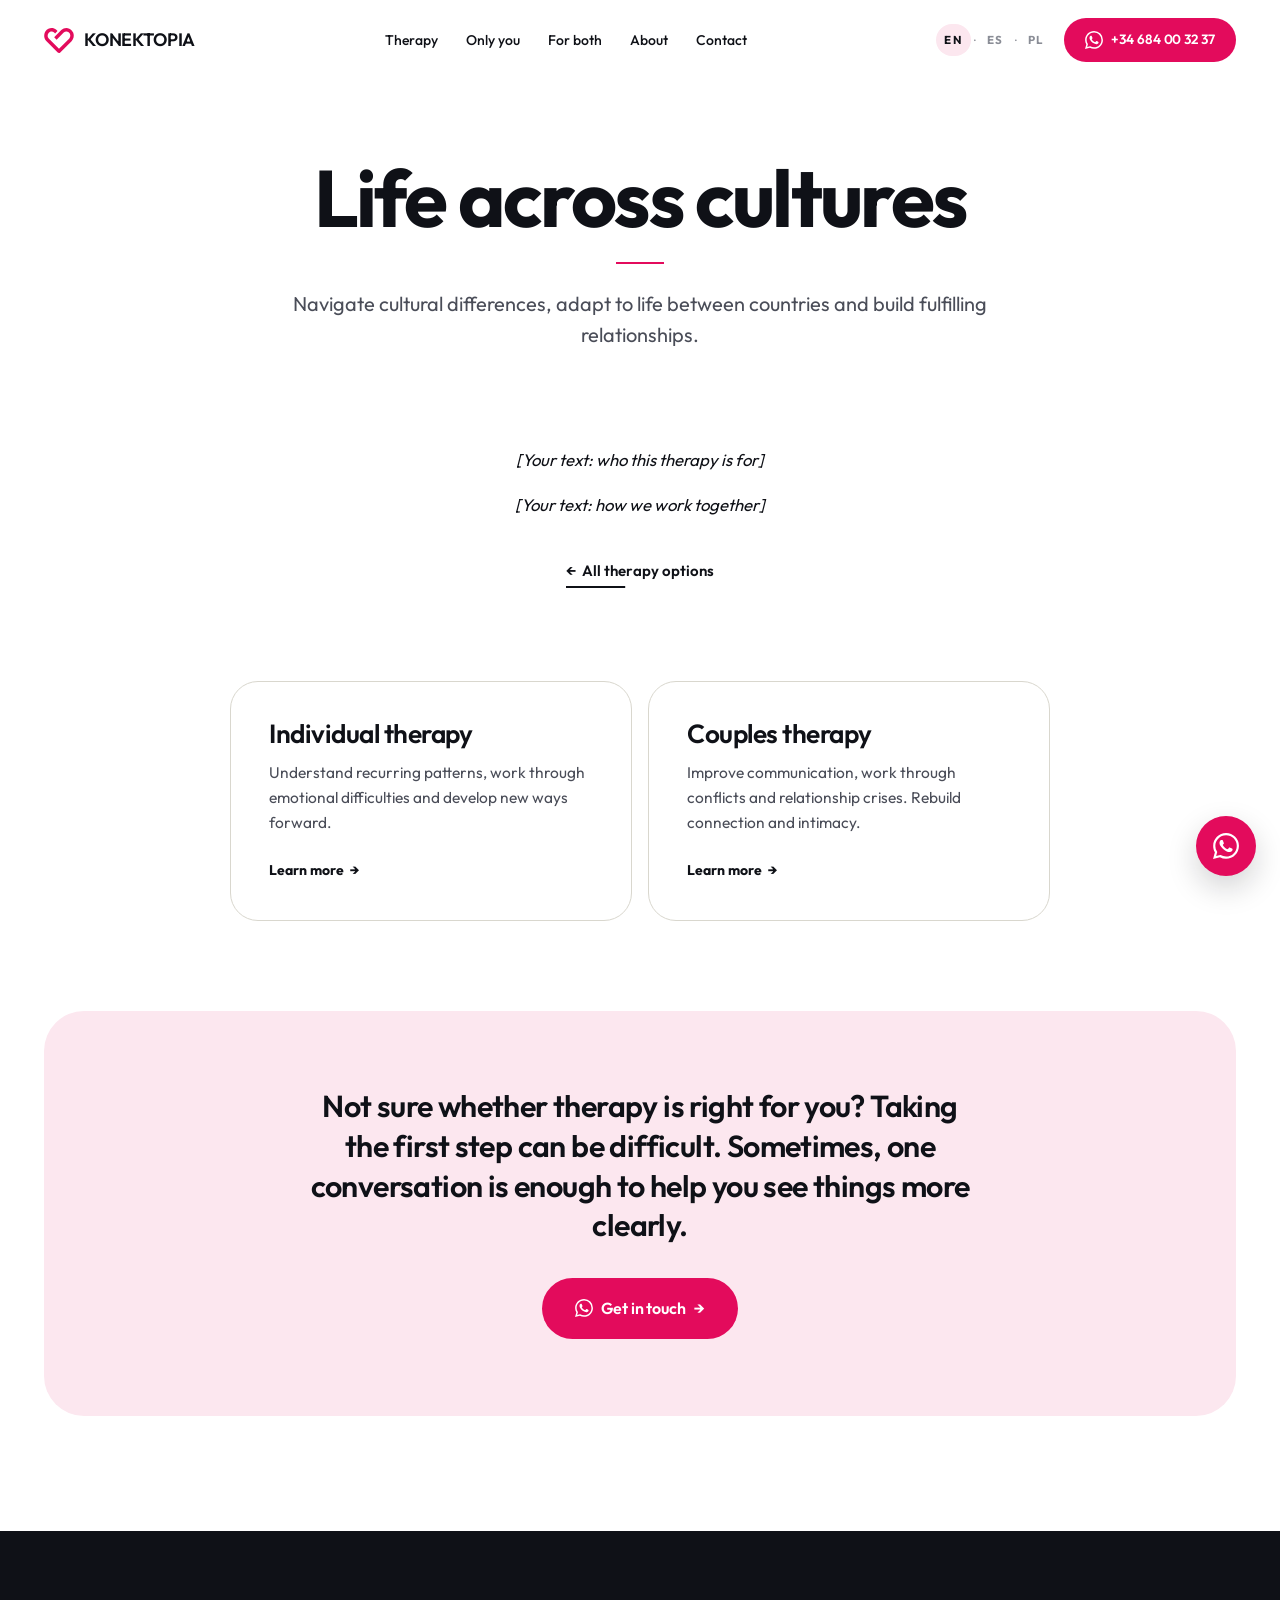
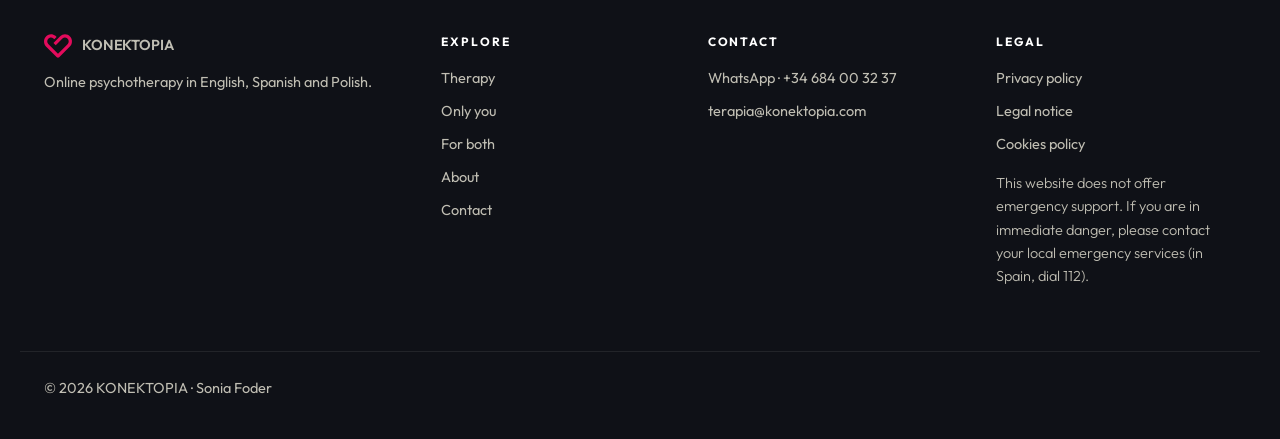
<file: life-across-cultures.html>
<!DOCTYPE html>
<html lang="en">
<head>
  <meta charset="UTF-8" />
  <meta name="viewport" content="width=device-width, initial-scale=1.0" />
  <meta name="theme-color" content="#FFFFFF" />
  <title>Life across cultures · KONEKTOPIA</title>
  <meta name="description" content="Navigate cultural differences, adapt to life between countries and build fulfilling relationships." />
  <link rel="canonical" href="https://konektopia.com/life-across-cultures.html" />
  <meta property="og:type" content="website" />
  <meta property="og:url" content="https://konektopia.com/life-across-cultures.html" />
  <meta property="og:title" content="Life across cultures · KONEKTOPIA" />
  <meta property="og:description" content="Navigate cultural differences, adapt to life between countries and build fulfilling relationships." />
  <meta property="og:locale" content="en_GB" />
  <link rel="alternate" hreflang="en" href="https://konektopia.com/life-across-cultures.html?lang=en" />
  <link rel="alternate" hreflang="es" href="https://konektopia.com/life-across-cultures.html?lang=es" />
  <link rel="alternate" hreflang="pl" href="https://konektopia.com/life-across-cultures.html?lang=pl" />
  <link rel="alternate" hreflang="x-default" href="https://konektopia.com/life-across-cultures.html" />
  <link rel="preconnect" href="https://fonts.googleapis.com" />
  <link rel="preconnect" href="https://fonts.gstatic.com" crossorigin />
  <link href="https://fonts.googleapis.com/css2?family=Outfit:wght@300;400;500;600;700;800&display=swap" rel="stylesheet" />
  <link rel="icon" href="/favicon.ico" sizes="48x48" />
  <link rel="icon" href="/favicon.svg" type="image/svg+xml" />
  <link rel="apple-touch-icon" href="/apple-touch-icon.png" />
  <link rel="manifest" href="/site.webmanifest" />
  <link rel="stylesheet" href="style.css?v=20261026d" />
</head>
<body>

  <a href="#main" class="skip-link" data-i18n="a11y.skip">Skip to main content</a>

  <header class="site-header" id="siteHeader">
    <div class="container header-inner">
      <a href="/" class="brand" aria-label="KONEKTOPIA">
        <svg class="logo-mark" viewBox="0 0 372.73 314.81" width="30" height="25" aria-hidden="true"><path pathLength="1" d="M156.26,147.66l-30.51-31.07L215.16,26.45C241.96.07,281.97-7.55,316.39,8.06c22.87,10.37,40.87,29.6,49.78,53.08,13.68,36.04,5.72,77.17-21.5,104.45l-66.32,66.5-76.01,76.21c-8.33,8.35-23.19,8.9-31.77.29L26.06,163.32C6.46,143.61-1.96,114.96.38,87.69,3.26,54.22,23,25,52.62,9.89,85.47-6.86,124.34-1.97,152.43,21.75l15.35,15.39-30.69,30.64-11.51-11.46c-22.52-18.85-55.02-14.79-72.22,9.26-13.88,19.4-13.86,48.48,3.64,66.13l129.3,130.42,60.9-61.21,69.35-69.63c19.87-23.58,16.08-59.19-8.73-77.42-19.13-14.06-44.53-12.14-62.15,3.87L156.26,147.66Z"/></svg>
        <span class="brand-name">KONEKTOPIA</span>
      </a>
      <nav class="primary-nav" aria-label="Primary">
        <ul>
          <li><a href="therapy.html" data-i18n="nav.therapy">Therapy</a></li>
          <li><a href="only-you.html" data-i18n="nav.onlyYou">Only you</a></li>
          <li><a href="for-both.html" data-i18n="nav.forBoth">For both</a></li>
          <li><a href="about.html" data-i18n="nav.about">About</a></li>
          <li><a href="contact.html" data-i18n="nav.contact">Contact</a></li>
        </ul>
      </nav>
      <div class="header-actions">
        <div class="lang-switch" role="group" aria-label="Language">
          <span class="lang-indicator" aria-hidden="true"></span>
          <button type="button" class="lang-btn is-active" data-lang="en" aria-pressed="true">EN</button><span class="lang-dot" aria-hidden="true">·</span><button type="button" class="lang-btn" data-lang="es" aria-pressed="false">ES</button><span class="lang-dot" aria-hidden="true">·</span><button type="button" class="lang-btn" data-lang="pl" aria-pressed="false">PL</button>
        </div>
        <a href="https://wa.me/34684003237" target="_blank" rel="noopener" class="btn btn-primary header-cta" aria-label="WhatsApp +34 684 00 32 37"><svg viewBox="0 0 24 24" width="18" height="18" fill="currentColor" aria-hidden="true"><path d="M17.472 14.382c-.297-.149-1.758-.867-2.03-.967-.273-.099-.471-.148-.67.15-.197.297-.767.966-.94 1.164-.173.199-.347.223-.644.075-.297-.15-1.255-.463-2.39-1.475-.883-.788-1.48-1.761-1.653-2.059-.173-.297-.018-.458.13-.606.134-.133.298-.347.446-.52.149-.174.198-.298.298-.497.099-.198.05-.371-.025-.52-.075-.149-.669-1.612-.916-2.207-.242-.579-.487-.5-.669-.51-.173-.008-.371-.01-.57-.01-.198 0-.52.074-.792.372-.272.297-1.04 1.016-1.04 2.479 0 1.462 1.065 2.875 1.213 3.074.149.198 2.096 3.2 5.077 4.487.709.306 1.262.489 1.694.625.712.227 1.36.195 1.871.118.571-.085 1.758-.719 2.006-1.413.248-.694.248-1.289.173-1.413-.074-.124-.272-.198-.57-.347m-5.421 7.403h-.004a9.87 9.87 0 0 1-5.031-1.378l-.361-.214-3.741.982.998-3.648-.235-.374a9.86 9.86 0 0 1-1.51-5.26c.001-5.45 4.436-9.884 9.888-9.884 2.64 0 5.122 1.03 6.988 2.898a9.825 9.825 0 0 1 2.893 6.994c-.003 5.45-4.437 9.884-9.885 9.884m8.413-18.297A11.815 11.815 0 0 0 12.05 0C5.495 0 .16 5.335.157 11.892c0 2.096.547 4.142 1.588 5.945L.057 24l6.305-1.654a11.882 11.882 0 0 0 5.683 1.448h.005c6.554 0 11.89-5.335 11.893-11.893a11.821 11.821 0 0 0-3.48-8.413Z"/></svg><span class="header-cta-num">+34 684 00 32 37</span></a>
        <button class="menu-toggle" type="button" aria-label="Menu" aria-expanded="false" aria-controls="mobileMenu"><span></span><span></span><span></span></button>
      </div>
    </div>
  </header>

  <div class="mobile-menu" id="mobileMenu" aria-hidden="true">
    <nav aria-label="Mobile navigation">
      <ul>
          <li><a href="therapy.html" data-i18n="nav.therapy">Therapy</a></li>
          <li><a href="only-you.html" data-i18n="nav.onlyYou">Only you</a></li>
          <li><a href="for-both.html" data-i18n="nav.forBoth">For both</a></li>
          <li><a href="about.html" data-i18n="nav.about">About</a></li>
          <li><a href="contact.html" data-i18n="nav.contact">Contact</a></li>
      </ul>
      <div class="mobile-footer">
        <a href="https://wa.me/34684003237" target="_blank" rel="noopener" class="btn btn-primary mobile-cta"><svg viewBox="0 0 24 24" width="18" height="18" fill="currentColor" aria-hidden="true"><path d="M17.472 14.382c-.297-.149-1.758-.867-2.03-.967-.273-.099-.471-.148-.67.15-.197.297-.767.966-.94 1.164-.173.199-.347.223-.644.075-.297-.15-1.255-.463-2.39-1.475-.883-.788-1.48-1.761-1.653-2.059-.173-.297-.018-.458.13-.606.134-.133.298-.347.446-.52.149-.174.198-.298.298-.497.099-.198.05-.371-.025-.52-.075-.149-.669-1.612-.916-2.207-.242-.579-.487-.5-.669-.51-.173-.008-.371-.01-.57-.01-.198 0-.52.074-.792.372-.272.297-1.04 1.016-1.04 2.479 0 1.462 1.065 2.875 1.213 3.074.149.198 2.096 3.2 5.077 4.487.709.306 1.262.489 1.694.625.712.227 1.36.195 1.871.118.571-.085 1.758-.719 2.006-1.413.248-.694.248-1.289.173-1.413-.074-.124-.272-.198-.57-.347m-5.421 7.403h-.004a9.87 9.87 0 0 1-5.031-1.378l-.361-.214-3.741.982.998-3.648-.235-.374a9.86 9.86 0 0 1-1.51-5.26c.001-5.45 4.436-9.884 9.888-9.884 2.64 0 5.122 1.03 6.988 2.898a9.825 9.825 0 0 1 2.893 6.994c-.003 5.45-4.437 9.884-9.885 9.884m8.413-18.297A11.815 11.815 0 0 0 12.05 0C5.495 0 .16 5.335.157 11.892c0 2.096.547 4.142 1.588 5.945L.057 24l6.305-1.654a11.882 11.882 0 0 0 5.683 1.448h.005c6.554 0 11.89-5.335 11.893-11.893a11.821 11.821 0 0 0-3.48-8.413Z"/></svg><span>+34 684 00 32 37</span></a>
        <div class="mobile-lang"><button type="button" class="lang-btn is-active" data-lang="en" aria-pressed="true">EN</button><span class="lang-dot" aria-hidden="true">·</span><button type="button" class="lang-btn" data-lang="es" aria-pressed="false">ES</button><span class="lang-dot" aria-hidden="true">·</span><button type="button" class="lang-btn" data-lang="pl" aria-pressed="false">PL</button></div>
      </div>
    </nav>
  </div>

  <main id="main">
    <section class="subpage-hero">
      <div class="container subpage-hero-inner">
        <h1 class="subpage-title" data-i18n="card.cultures.title">Life across cultures</h1>
        <span class="rule" aria-hidden="true"></span>
        <p class="subpage-lead" data-i18n="card.cultures.text">Navigate cultural differences, adapt to life between countries and build fulfilling relationships.</p>
      </div>
    </section>

    <section class="prose-block">
      <div class="container prose">
        <p class="placeholder" data-i18n="page.p1">[Your text: who this therapy is for]</p>
        <p class="placeholder" data-i18n="page.p2">[Your text: how we work together]</p>
        <a href="therapy.html" class="btn-link"><span aria-hidden="true">←</span> <span data-i18n="cta.back">All therapy options</span></a>
      </div>
    </section>

    <section class="paths paths-sub paths-others" aria-label="Therapy">
      <div class="container">
        <div class="paths-grid paths-grid--two">
          <a class="path-card reveal" href="only-you.html">
            <h3 data-i18n="card.individual.title">Individual therapy</h3>
            <p data-i18n="card.individual.text">Understand recurring patterns, work through emotional difficulties and develop new ways forward.</p>
            <span class="path-more"><span data-i18n="cta.more">Learn more</span> <span aria-hidden="true">→</span></span>
          </a>
          <a class="path-card reveal" href="for-both.html">
            <h3 data-i18n="card.couples.title">Couples therapy</h3>
            <p data-i18n="card.couples.text">Improve communication, work through conflicts and relationship crises. Rebuild connection and intimacy.</p>
            <span class="path-more"><span data-i18n="cta.more">Learn more</span> <span aria-hidden="true">→</span></span>
          </a>
        </div>
      </div>
    </section>

    <section class="talk">
      <div class="container">
        <div class="talk-card reveal">
          <p class="talk-text" data-i18n="home.ctaText">Not sure whether therapy is right for you? Taking the first step can be difficult. Sometimes, one conversation is enough to help you see things more clearly.</p>
          <a href="https://wa.me/34684003237" target="_blank" rel="noopener" class="btn btn-primary btn-lg"><svg viewBox="0 0 24 24" width="18" height="18" fill="currentColor" aria-hidden="true"><path d="M17.472 14.382c-.297-.149-1.758-.867-2.03-.967-.273-.099-.471-.148-.67.15-.197.297-.767.966-.94 1.164-.173.199-.347.223-.644.075-.297-.15-1.255-.463-2.39-1.475-.883-.788-1.48-1.761-1.653-2.059-.173-.297-.018-.458.13-.606.134-.133.298-.347.446-.52.149-.174.198-.298.298-.497.099-.198.05-.371-.025-.52-.075-.149-.669-1.612-.916-2.207-.242-.579-.487-.5-.669-.51-.173-.008-.371-.01-.57-.01-.198 0-.52.074-.792.372-.272.297-1.04 1.016-1.04 2.479 0 1.462 1.065 2.875 1.213 3.074.149.198 2.096 3.2 5.077 4.487.709.306 1.262.489 1.694.625.712.227 1.36.195 1.871.118.571-.085 1.758-.719 2.006-1.413.248-.694.248-1.289.173-1.413-.074-.124-.272-.198-.57-.347m-5.421 7.403h-.004a9.87 9.87 0 0 1-5.031-1.378l-.361-.214-3.741.982.998-3.648-.235-.374a9.86 9.86 0 0 1-1.51-5.26c.001-5.45 4.436-9.884 9.888-9.884 2.64 0 5.122 1.03 6.988 2.898a9.825 9.825 0 0 1 2.893 6.994c-.003 5.45-4.437 9.884-9.885 9.884m8.413-18.297A11.815 11.815 0 0 0 12.05 0C5.495 0 .16 5.335.157 11.892c0 2.096.547 4.142 1.588 5.945L.057 24l6.305-1.654a11.882 11.882 0 0 0 5.683 1.448h.005c6.554 0 11.89-5.335 11.893-11.893a11.821 11.821 0 0 0-3.48-8.413Z"/></svg><span data-i18n="cta.touch">Get in touch</span> <span aria-hidden="true">→</span></a>
        </div>
      </div>
    </section>
  </main>

  <footer class="site-footer">
    <div class="container footer-grid">
      <div class="footer-brand">
        <a href="/" class="brand brand-foot" aria-label="KONEKTOPIA"><svg class="logo-mark" viewBox="0 0 372.73 314.81" width="28" height="24" aria-hidden="true"><path pathLength="1" d="M156.26,147.66l-30.51-31.07L215.16,26.45C241.96.07,281.97-7.55,316.39,8.06c22.87,10.37,40.87,29.6,49.78,53.08,13.68,36.04,5.72,77.17-21.5,104.45l-66.32,66.5-76.01,76.21c-8.33,8.35-23.19,8.9-31.77.29L26.06,163.32C6.46,143.61-1.96,114.96.38,87.69,3.26,54.22,23,25,52.62,9.89,85.47-6.86,124.34-1.97,152.43,21.75l15.35,15.39-30.69,30.64-11.51-11.46c-22.52-18.85-55.02-14.79-72.22,9.26-13.88,19.4-13.86,48.48,3.64,66.13l129.3,130.42,60.9-61.21,69.35-69.63c19.87-23.58,16.08-59.19-8.73-77.42-19.13-14.06-44.53-12.14-62.15,3.87L156.26,147.66Z"/></svg><span class="brand-name">KONEKTOPIA</span></a>
        <p class="foot-tagline" data-i18n="footer.tagline">Online psychotherapy in English, Spanish and Polish.</p>
      </div>
      <div class="footer-col">
        <h4 data-i18n="footer.exploreTitle">Explore</h4>
        <ul>
          <li><a href="therapy.html" data-i18n="nav.therapy">Therapy</a></li>
          <li><a href="only-you.html" data-i18n="nav.onlyYou">Only you</a></li>
          <li><a href="for-both.html" data-i18n="nav.forBoth">For both</a></li>
          <li><a href="about.html" data-i18n="nav.about">About</a></li>
          <li><a href="contact.html" data-i18n="nav.contact">Contact</a></li>
        </ul>
      </div>
      <div class="footer-col">
        <h4 data-i18n="footer.contactTitle">Contact</h4>
        <ul>
          <li><a href="https://wa.me/34684003237" target="_blank" rel="noopener">WhatsApp · +34 684 00 32 37</a></li>
          <li><a href="mailto:terapia@konektopia.com">terapia@konektopia.com</a></li>
        </ul>
      </div>
      <div class="footer-col">
        <h4 data-i18n="footer.legalTitle">Legal</h4>
        <ul>
          <li><a href="legal.html#privacy" data-i18n="footer.privacy">Privacy policy</a></li>
          <li><a href="legal.html#legal" data-i18n="footer.legal">Legal notice</a></li>
          <li><a href="legal.html#cookies" data-i18n="footer.cookies">Cookies policy</a></li>
        </ul>
        <p class="legal-note" data-i18n="footer.crisis">This website does not offer emergency support. If you are in immediate danger, please contact your local emergency services (in Spain, dial 112).</p>
      </div>
    </div>
    <div class="container foot-bottom">
      <p>&copy; <span id="year"></span> KONEKTOPIA · Sonia Foder</p>
    </div>
  </footer>

  <a href="https://wa.me/34684003237" target="_blank" rel="noopener" class="wa-float" aria-label="WhatsApp"><svg viewBox="0 0 24 24" width="26" height="26" fill="currentColor" aria-hidden="true"><path d="M17.472 14.382c-.297-.149-1.758-.867-2.03-.967-.273-.099-.471-.148-.67.15-.197.297-.767.966-.94 1.164-.173.199-.347.223-.644.075-.297-.15-1.255-.463-2.39-1.475-.883-.788-1.48-1.761-1.653-2.059-.173-.297-.018-.458.13-.606.134-.133.298-.347.446-.52.149-.174.198-.298.298-.497.099-.198.05-.371-.025-.52-.075-.149-.669-1.612-.916-2.207-.242-.579-.487-.5-.669-.51-.173-.008-.371-.01-.57-.01-.198 0-.52.074-.792.372-.272.297-1.04 1.016-1.04 2.479 0 1.462 1.065 2.875 1.213 3.074.149.198 2.096 3.2 5.077 4.487.709.306 1.262.489 1.694.625.712.227 1.36.195 1.871.118.571-.085 1.758-.719 2.006-1.413.248-.694.248-1.289.173-1.413-.074-.124-.272-.198-.57-.347m-5.421 7.403h-.004a9.87 9.87 0 0 1-5.031-1.378l-.361-.214-3.741.982.998-3.648-.235-.374a9.86 9.86 0 0 1-1.51-5.26c.001-5.45 4.436-9.884 9.888-9.884 2.64 0 5.122 1.03 6.988 2.898a9.825 9.825 0 0 1 2.893 6.994c-.003 5.45-4.437 9.884-9.885 9.884m8.413-18.297A11.815 11.815 0 0 0 12.05 0C5.495 0 .16 5.335.157 11.892c0 2.096.547 4.142 1.588 5.945L.057 24l6.305-1.654a11.882 11.882 0 0 0 5.683 1.448h.005c6.554 0 11.89-5.335 11.893-11.893a11.821 11.821 0 0 0-3.48-8.413Z"/></svg></a>

  <script src="script.js?v=20261026d"></script>
</body>
</html>
</file>
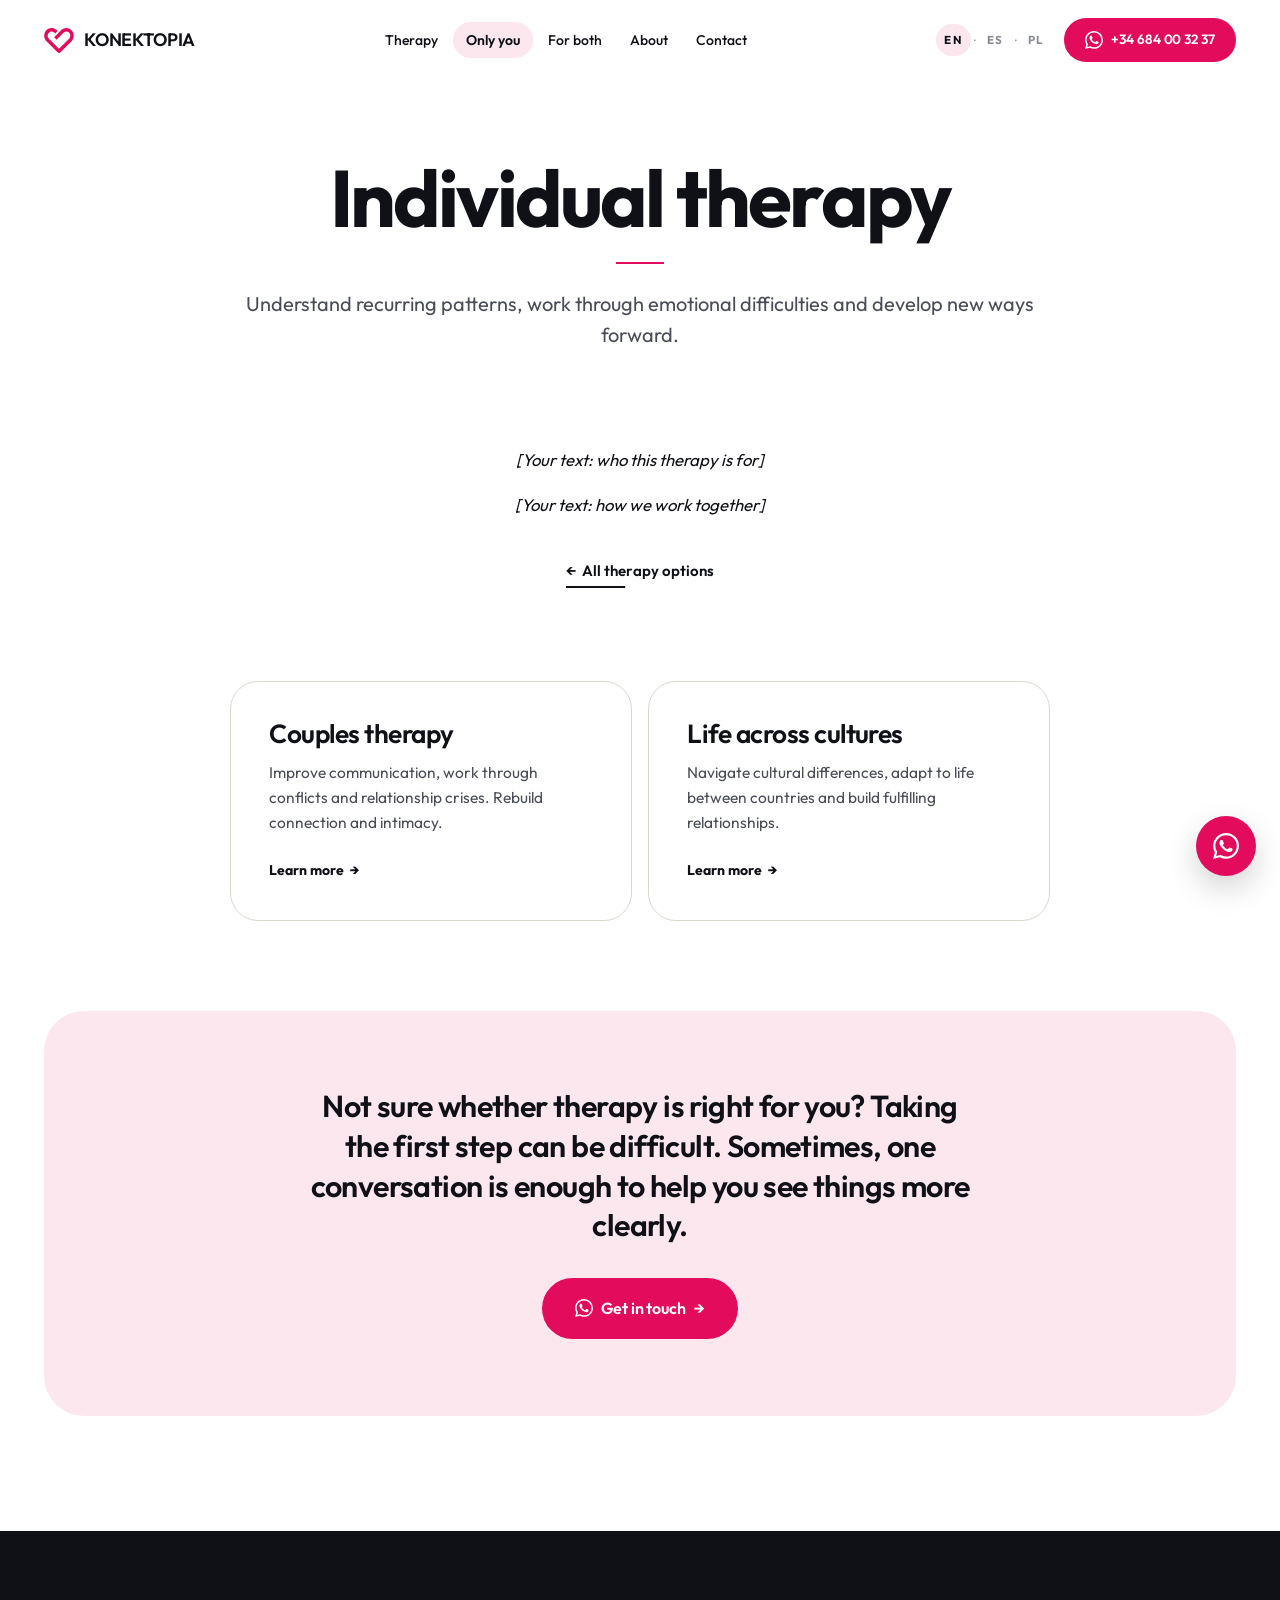
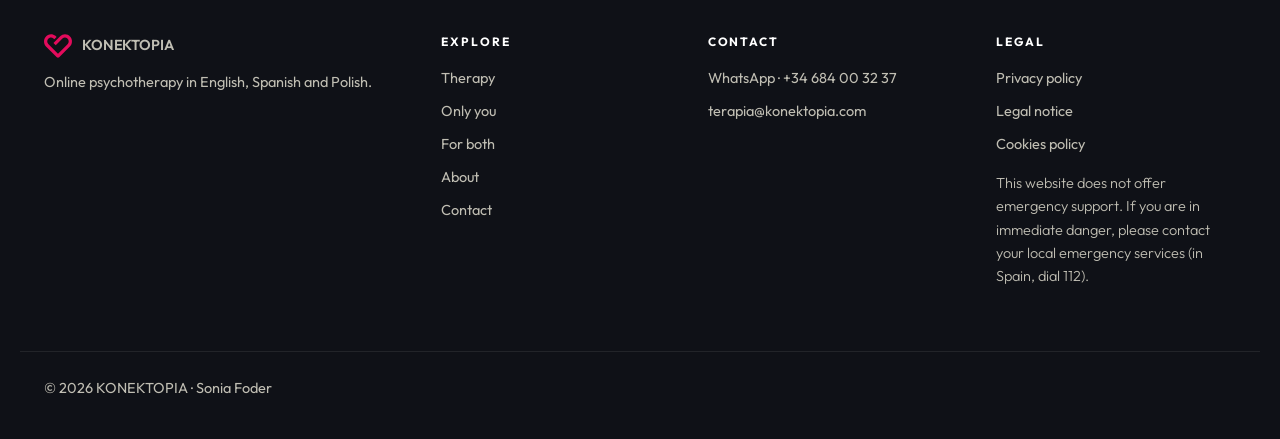
<file: only-you.html>
<!DOCTYPE html>
<html lang="en">
<head>
  <meta charset="UTF-8" />
  <meta name="viewport" content="width=device-width, initial-scale=1.0" />
  <meta name="theme-color" content="#FFFFFF" />
  <title>Individual therapy · KONEKTOPIA</title>
  <meta name="description" content="Understand recurring patterns, work through emotional difficulties and develop new ways forward." />
  <link rel="canonical" href="https://konektopia.com/only-you.html" />
  <meta property="og:type" content="website" />
  <meta property="og:url" content="https://konektopia.com/only-you.html" />
  <meta property="og:title" content="Individual therapy · KONEKTOPIA" />
  <meta property="og:description" content="Understand recurring patterns, work through emotional difficulties and develop new ways forward." />
  <meta property="og:locale" content="en_GB" />
  <link rel="alternate" hreflang="en" href="https://konektopia.com/only-you.html?lang=en" />
  <link rel="alternate" hreflang="es" href="https://konektopia.com/only-you.html?lang=es" />
  <link rel="alternate" hreflang="pl" href="https://konektopia.com/only-you.html?lang=pl" />
  <link rel="alternate" hreflang="x-default" href="https://konektopia.com/only-you.html" />
  <link rel="preconnect" href="https://fonts.googleapis.com" />
  <link rel="preconnect" href="https://fonts.gstatic.com" crossorigin />
  <link href="https://fonts.googleapis.com/css2?family=Outfit:wght@300;400;500;600;700;800&display=swap" rel="stylesheet" />
  <link rel="icon" href="/favicon.ico" sizes="48x48" />
  <link rel="icon" href="/favicon.svg" type="image/svg+xml" />
  <link rel="apple-touch-icon" href="/apple-touch-icon.png" />
  <link rel="manifest" href="/site.webmanifest" />
  <link rel="stylesheet" href="style.css?v=20261026d" />
</head>
<body>

  <a href="#main" class="skip-link" data-i18n="a11y.skip">Skip to main content</a>

  <header class="site-header" id="siteHeader">
    <div class="container header-inner">
      <a href="/" class="brand" aria-label="KONEKTOPIA">
        <svg class="logo-mark" viewBox="0 0 372.73 314.81" width="30" height="25" aria-hidden="true"><path pathLength="1" d="M156.26,147.66l-30.51-31.07L215.16,26.45C241.96.07,281.97-7.55,316.39,8.06c22.87,10.37,40.87,29.6,49.78,53.08,13.68,36.04,5.72,77.17-21.5,104.45l-66.32,66.5-76.01,76.21c-8.33,8.35-23.19,8.9-31.77.29L26.06,163.32C6.46,143.61-1.96,114.96.38,87.69,3.26,54.22,23,25,52.62,9.89,85.47-6.86,124.34-1.97,152.43,21.75l15.35,15.39-30.69,30.64-11.51-11.46c-22.52-18.85-55.02-14.79-72.22,9.26-13.88,19.4-13.86,48.48,3.64,66.13l129.3,130.42,60.9-61.21,69.35-69.63c19.87-23.58,16.08-59.19-8.73-77.42-19.13-14.06-44.53-12.14-62.15,3.87L156.26,147.66Z"/></svg>
        <span class="brand-name">KONEKTOPIA</span>
      </a>
      <nav class="primary-nav" aria-label="Primary">
        <ul>
          <li><a href="therapy.html" data-i18n="nav.therapy">Therapy</a></li>
          <li><a href="only-you.html" class="is-active" aria-current="page" data-i18n="nav.onlyYou">Only you</a></li>
          <li><a href="for-both.html" data-i18n="nav.forBoth">For both</a></li>
          <li><a href="about.html" data-i18n="nav.about">About</a></li>
          <li><a href="contact.html" data-i18n="nav.contact">Contact</a></li>
        </ul>
      </nav>
      <div class="header-actions">
        <div class="lang-switch" role="group" aria-label="Language">
          <span class="lang-indicator" aria-hidden="true"></span>
          <button type="button" class="lang-btn is-active" data-lang="en" aria-pressed="true">EN</button><span class="lang-dot" aria-hidden="true">·</span><button type="button" class="lang-btn" data-lang="es" aria-pressed="false">ES</button><span class="lang-dot" aria-hidden="true">·</span><button type="button" class="lang-btn" data-lang="pl" aria-pressed="false">PL</button>
        </div>
        <a href="https://wa.me/34684003237" target="_blank" rel="noopener" class="btn btn-primary header-cta" aria-label="WhatsApp +34 684 00 32 37"><svg viewBox="0 0 24 24" width="18" height="18" fill="currentColor" aria-hidden="true"><path d="M17.472 14.382c-.297-.149-1.758-.867-2.03-.967-.273-.099-.471-.148-.67.15-.197.297-.767.966-.94 1.164-.173.199-.347.223-.644.075-.297-.15-1.255-.463-2.39-1.475-.883-.788-1.48-1.761-1.653-2.059-.173-.297-.018-.458.13-.606.134-.133.298-.347.446-.52.149-.174.198-.298.298-.497.099-.198.05-.371-.025-.52-.075-.149-.669-1.612-.916-2.207-.242-.579-.487-.5-.669-.51-.173-.008-.371-.01-.57-.01-.198 0-.52.074-.792.372-.272.297-1.04 1.016-1.04 2.479 0 1.462 1.065 2.875 1.213 3.074.149.198 2.096 3.2 5.077 4.487.709.306 1.262.489 1.694.625.712.227 1.36.195 1.871.118.571-.085 1.758-.719 2.006-1.413.248-.694.248-1.289.173-1.413-.074-.124-.272-.198-.57-.347m-5.421 7.403h-.004a9.87 9.87 0 0 1-5.031-1.378l-.361-.214-3.741.982.998-3.648-.235-.374a9.86 9.86 0 0 1-1.51-5.26c.001-5.45 4.436-9.884 9.888-9.884 2.64 0 5.122 1.03 6.988 2.898a9.825 9.825 0 0 1 2.893 6.994c-.003 5.45-4.437 9.884-9.885 9.884m8.413-18.297A11.815 11.815 0 0 0 12.05 0C5.495 0 .16 5.335.157 11.892c0 2.096.547 4.142 1.588 5.945L.057 24l6.305-1.654a11.882 11.882 0 0 0 5.683 1.448h.005c6.554 0 11.89-5.335 11.893-11.893a11.821 11.821 0 0 0-3.48-8.413Z"/></svg><span class="header-cta-num">+34 684 00 32 37</span></a>
        <button class="menu-toggle" type="button" aria-label="Menu" aria-expanded="false" aria-controls="mobileMenu"><span></span><span></span><span></span></button>
      </div>
    </div>
  </header>

  <div class="mobile-menu" id="mobileMenu" aria-hidden="true">
    <nav aria-label="Mobile navigation">
      <ul>
          <li><a href="therapy.html" data-i18n="nav.therapy">Therapy</a></li>
          <li><a href="only-you.html" class="is-active" aria-current="page" data-i18n="nav.onlyYou">Only you</a></li>
          <li><a href="for-both.html" data-i18n="nav.forBoth">For both</a></li>
          <li><a href="about.html" data-i18n="nav.about">About</a></li>
          <li><a href="contact.html" data-i18n="nav.contact">Contact</a></li>
      </ul>
      <div class="mobile-footer">
        <a href="https://wa.me/34684003237" target="_blank" rel="noopener" class="btn btn-primary mobile-cta"><svg viewBox="0 0 24 24" width="18" height="18" fill="currentColor" aria-hidden="true"><path d="M17.472 14.382c-.297-.149-1.758-.867-2.03-.967-.273-.099-.471-.148-.67.15-.197.297-.767.966-.94 1.164-.173.199-.347.223-.644.075-.297-.15-1.255-.463-2.39-1.475-.883-.788-1.48-1.761-1.653-2.059-.173-.297-.018-.458.13-.606.134-.133.298-.347.446-.52.149-.174.198-.298.298-.497.099-.198.05-.371-.025-.52-.075-.149-.669-1.612-.916-2.207-.242-.579-.487-.5-.669-.51-.173-.008-.371-.01-.57-.01-.198 0-.52.074-.792.372-.272.297-1.04 1.016-1.04 2.479 0 1.462 1.065 2.875 1.213 3.074.149.198 2.096 3.2 5.077 4.487.709.306 1.262.489 1.694.625.712.227 1.36.195 1.871.118.571-.085 1.758-.719 2.006-1.413.248-.694.248-1.289.173-1.413-.074-.124-.272-.198-.57-.347m-5.421 7.403h-.004a9.87 9.87 0 0 1-5.031-1.378l-.361-.214-3.741.982.998-3.648-.235-.374a9.86 9.86 0 0 1-1.51-5.26c.001-5.45 4.436-9.884 9.888-9.884 2.64 0 5.122 1.03 6.988 2.898a9.825 9.825 0 0 1 2.893 6.994c-.003 5.45-4.437 9.884-9.885 9.884m8.413-18.297A11.815 11.815 0 0 0 12.05 0C5.495 0 .16 5.335.157 11.892c0 2.096.547 4.142 1.588 5.945L.057 24l6.305-1.654a11.882 11.882 0 0 0 5.683 1.448h.005c6.554 0 11.89-5.335 11.893-11.893a11.821 11.821 0 0 0-3.48-8.413Z"/></svg><span>+34 684 00 32 37</span></a>
        <div class="mobile-lang"><button type="button" class="lang-btn is-active" data-lang="en" aria-pressed="true">EN</button><span class="lang-dot" aria-hidden="true">·</span><button type="button" class="lang-btn" data-lang="es" aria-pressed="false">ES</button><span class="lang-dot" aria-hidden="true">·</span><button type="button" class="lang-btn" data-lang="pl" aria-pressed="false">PL</button></div>
      </div>
    </nav>
  </div>

  <main id="main">
    <section class="subpage-hero">
      <div class="container subpage-hero-inner">
        <h1 class="subpage-title" data-i18n="card.individual.title">Individual therapy</h1>
        <span class="rule" aria-hidden="true"></span>
        <p class="subpage-lead" data-i18n="card.individual.text">Understand recurring patterns, work through emotional difficulties and develop new ways forward.</p>
      </div>
    </section>

    <section class="prose-block">
      <div class="container prose">
        <p class="placeholder" data-i18n="page.p1">[Your text: who this therapy is for]</p>
        <p class="placeholder" data-i18n="page.p2">[Your text: how we work together]</p>
        <a href="therapy.html" class="btn-link"><span aria-hidden="true">←</span> <span data-i18n="cta.back">All therapy options</span></a>
      </div>
    </section>

    <section class="paths paths-sub paths-others" aria-label="Therapy">
      <div class="container">
        <div class="paths-grid paths-grid--two">
          <a class="path-card reveal" href="for-both.html">
            <h3 data-i18n="card.couples.title">Couples therapy</h3>
            <p data-i18n="card.couples.text">Improve communication, work through conflicts and relationship crises. Rebuild connection and intimacy.</p>
            <span class="path-more"><span data-i18n="cta.more">Learn more</span> <span aria-hidden="true">→</span></span>
          </a>
          <a class="path-card reveal" href="life-across-cultures.html">
            <h3 data-i18n="card.cultures.title">Life across cultures</h3>
            <p data-i18n="card.cultures.text">Navigate cultural differences, adapt to life between countries and build fulfilling relationships.</p>
            <span class="path-more"><span data-i18n="cta.more">Learn more</span> <span aria-hidden="true">→</span></span>
          </a>
        </div>
      </div>
    </section>

    <section class="talk">
      <div class="container">
        <div class="talk-card reveal">
          <p class="talk-text" data-i18n="home.ctaText">Not sure whether therapy is right for you? Taking the first step can be difficult. Sometimes, one conversation is enough to help you see things more clearly.</p>
          <a href="https://wa.me/34684003237" target="_blank" rel="noopener" class="btn btn-primary btn-lg"><svg viewBox="0 0 24 24" width="18" height="18" fill="currentColor" aria-hidden="true"><path d="M17.472 14.382c-.297-.149-1.758-.867-2.03-.967-.273-.099-.471-.148-.67.15-.197.297-.767.966-.94 1.164-.173.199-.347.223-.644.075-.297-.15-1.255-.463-2.39-1.475-.883-.788-1.48-1.761-1.653-2.059-.173-.297-.018-.458.13-.606.134-.133.298-.347.446-.52.149-.174.198-.298.298-.497.099-.198.05-.371-.025-.52-.075-.149-.669-1.612-.916-2.207-.242-.579-.487-.5-.669-.51-.173-.008-.371-.01-.57-.01-.198 0-.52.074-.792.372-.272.297-1.04 1.016-1.04 2.479 0 1.462 1.065 2.875 1.213 3.074.149.198 2.096 3.2 5.077 4.487.709.306 1.262.489 1.694.625.712.227 1.36.195 1.871.118.571-.085 1.758-.719 2.006-1.413.248-.694.248-1.289.173-1.413-.074-.124-.272-.198-.57-.347m-5.421 7.403h-.004a9.87 9.87 0 0 1-5.031-1.378l-.361-.214-3.741.982.998-3.648-.235-.374a9.86 9.86 0 0 1-1.51-5.26c.001-5.45 4.436-9.884 9.888-9.884 2.64 0 5.122 1.03 6.988 2.898a9.825 9.825 0 0 1 2.893 6.994c-.003 5.45-4.437 9.884-9.885 9.884m8.413-18.297A11.815 11.815 0 0 0 12.05 0C5.495 0 .16 5.335.157 11.892c0 2.096.547 4.142 1.588 5.945L.057 24l6.305-1.654a11.882 11.882 0 0 0 5.683 1.448h.005c6.554 0 11.89-5.335 11.893-11.893a11.821 11.821 0 0 0-3.48-8.413Z"/></svg><span data-i18n="cta.touch">Get in touch</span> <span aria-hidden="true">→</span></a>
        </div>
      </div>
    </section>
  </main>

  <footer class="site-footer">
    <div class="container footer-grid">
      <div class="footer-brand">
        <a href="/" class="brand brand-foot" aria-label="KONEKTOPIA"><svg class="logo-mark" viewBox="0 0 372.73 314.81" width="28" height="24" aria-hidden="true"><path pathLength="1" d="M156.26,147.66l-30.51-31.07L215.16,26.45C241.96.07,281.97-7.55,316.39,8.06c22.87,10.37,40.87,29.6,49.78,53.08,13.68,36.04,5.72,77.17-21.5,104.45l-66.32,66.5-76.01,76.21c-8.33,8.35-23.19,8.9-31.77.29L26.06,163.32C6.46,143.61-1.96,114.96.38,87.69,3.26,54.22,23,25,52.62,9.89,85.47-6.86,124.34-1.97,152.43,21.75l15.35,15.39-30.69,30.64-11.51-11.46c-22.52-18.85-55.02-14.79-72.22,9.26-13.88,19.4-13.86,48.48,3.64,66.13l129.3,130.42,60.9-61.21,69.35-69.63c19.87-23.58,16.08-59.19-8.73-77.42-19.13-14.06-44.53-12.14-62.15,3.87L156.26,147.66Z"/></svg><span class="brand-name">KONEKTOPIA</span></a>
        <p class="foot-tagline" data-i18n="footer.tagline">Online psychotherapy in English, Spanish and Polish.</p>
      </div>
      <div class="footer-col">
        <h4 data-i18n="footer.exploreTitle">Explore</h4>
        <ul>
          <li><a href="therapy.html" data-i18n="nav.therapy">Therapy</a></li>
          <li><a href="only-you.html" data-i18n="nav.onlyYou">Only you</a></li>
          <li><a href="for-both.html" data-i18n="nav.forBoth">For both</a></li>
          <li><a href="about.html" data-i18n="nav.about">About</a></li>
          <li><a href="contact.html" data-i18n="nav.contact">Contact</a></li>
        </ul>
      </div>
      <div class="footer-col">
        <h4 data-i18n="footer.contactTitle">Contact</h4>
        <ul>
          <li><a href="https://wa.me/34684003237" target="_blank" rel="noopener">WhatsApp · +34 684 00 32 37</a></li>
          <li><a href="mailto:terapia@konektopia.com">terapia@konektopia.com</a></li>
        </ul>
      </div>
      <div class="footer-col">
        <h4 data-i18n="footer.legalTitle">Legal</h4>
        <ul>
          <li><a href="legal.html#privacy" data-i18n="footer.privacy">Privacy policy</a></li>
          <li><a href="legal.html#legal" data-i18n="footer.legal">Legal notice</a></li>
          <li><a href="legal.html#cookies" data-i18n="footer.cookies">Cookies policy</a></li>
        </ul>
        <p class="legal-note" data-i18n="footer.crisis">This website does not offer emergency support. If you are in immediate danger, please contact your local emergency services (in Spain, dial 112).</p>
      </div>
    </div>
    <div class="container foot-bottom">
      <p>&copy; <span id="year"></span> KONEKTOPIA · Sonia Foder</p>
    </div>
  </footer>

  <a href="https://wa.me/34684003237" target="_blank" rel="noopener" class="wa-float" aria-label="WhatsApp"><svg viewBox="0 0 24 24" width="26" height="26" fill="currentColor" aria-hidden="true"><path d="M17.472 14.382c-.297-.149-1.758-.867-2.03-.967-.273-.099-.471-.148-.67.15-.197.297-.767.966-.94 1.164-.173.199-.347.223-.644.075-.297-.15-1.255-.463-2.39-1.475-.883-.788-1.48-1.761-1.653-2.059-.173-.297-.018-.458.13-.606.134-.133.298-.347.446-.52.149-.174.198-.298.298-.497.099-.198.05-.371-.025-.52-.075-.149-.669-1.612-.916-2.207-.242-.579-.487-.5-.669-.51-.173-.008-.371-.01-.57-.01-.198 0-.52.074-.792.372-.272.297-1.04 1.016-1.04 2.479 0 1.462 1.065 2.875 1.213 3.074.149.198 2.096 3.2 5.077 4.487.709.306 1.262.489 1.694.625.712.227 1.36.195 1.871.118.571-.085 1.758-.719 2.006-1.413.248-.694.248-1.289.173-1.413-.074-.124-.272-.198-.57-.347m-5.421 7.403h-.004a9.87 9.87 0 0 1-5.031-1.378l-.361-.214-3.741.982.998-3.648-.235-.374a9.86 9.86 0 0 1-1.51-5.26c.001-5.45 4.436-9.884 9.888-9.884 2.64 0 5.122 1.03 6.988 2.898a9.825 9.825 0 0 1 2.893 6.994c-.003 5.45-4.437 9.884-9.885 9.884m8.413-18.297A11.815 11.815 0 0 0 12.05 0C5.495 0 .16 5.335.157 11.892c0 2.096.547 4.142 1.588 5.945L.057 24l6.305-1.654a11.882 11.882 0 0 0 5.683 1.448h.005c6.554 0 11.89-5.335 11.893-11.893a11.821 11.821 0 0 0-3.48-8.413Z"/></svg></a>

  <script src="script.js?v=20261026d"></script>
</body>
</html>
</file>
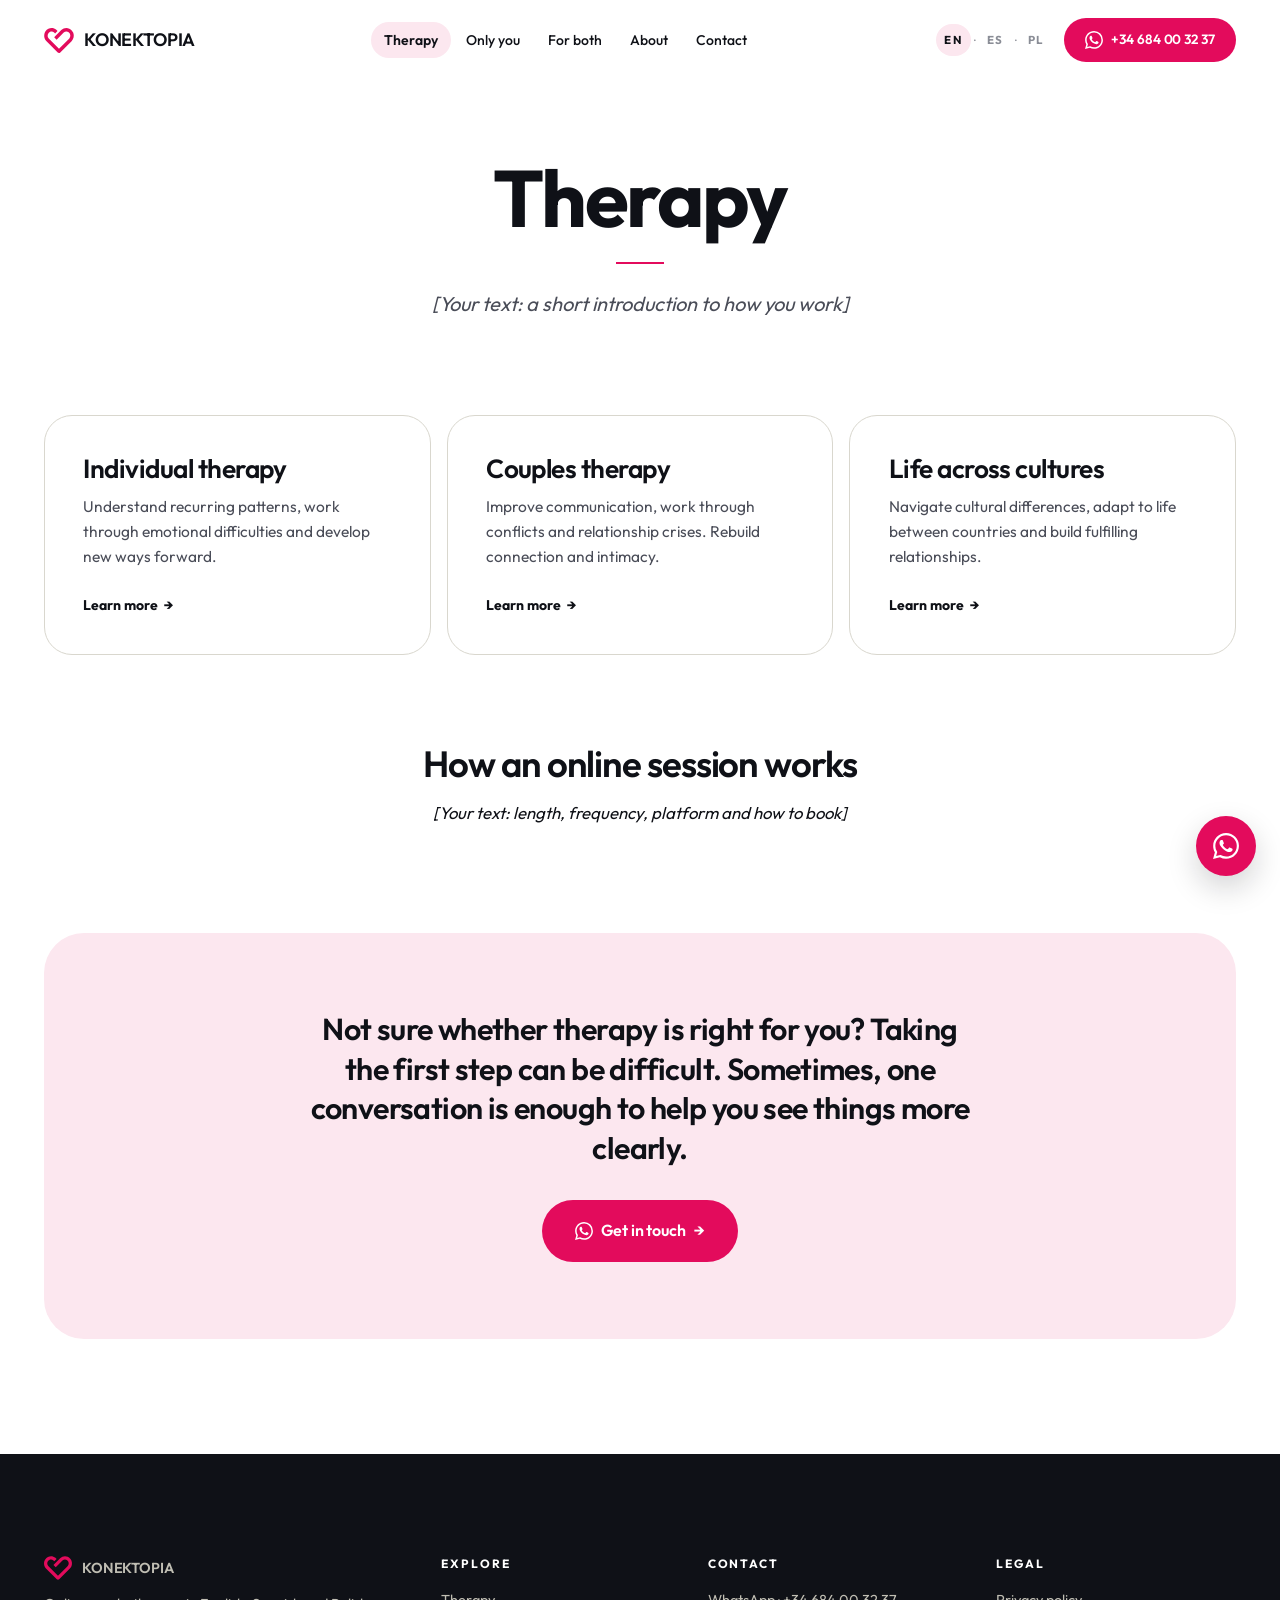
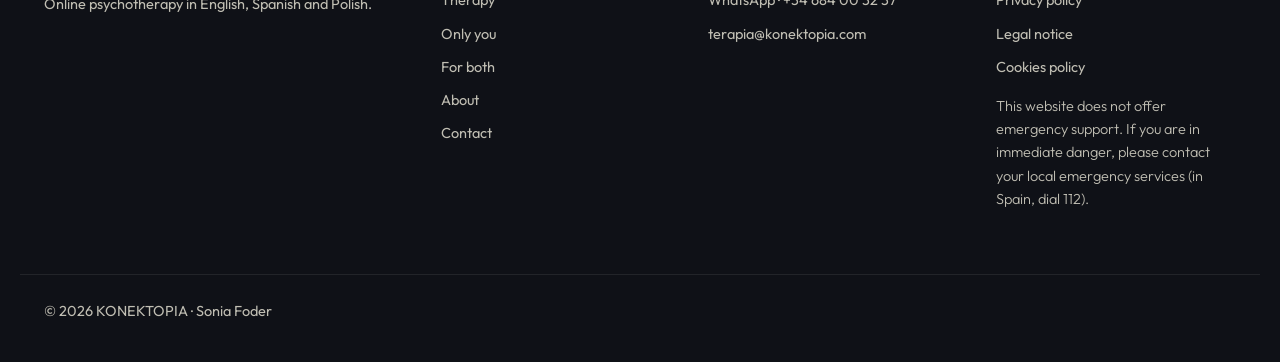
<file: therapy.html>
<!DOCTYPE html>
<html lang="en">
<head>
  <meta charset="UTF-8" />
  <meta name="viewport" content="width=device-width, initial-scale=1.0" />
  <meta name="theme-color" content="#FFFFFF" />
  <title>Therapy · KONEKTOPIA</title>
  <meta name="description" content="Online psychotherapy with Sonia Foder: individual therapy, couples therapy and life across cultures. In English, Spanish and Polish." />
  <link rel="canonical" href="https://konektopia.com/therapy.html" />
  <meta property="og:type" content="website" />
  <meta property="og:url" content="https://konektopia.com/therapy.html" />
  <meta property="og:title" content="Therapy · KONEKTOPIA" />
  <meta property="og:description" content="Online psychotherapy with Sonia Foder: individual therapy, couples therapy and life across cultures. In English, Spanish and Polish." />
  <meta property="og:locale" content="en_GB" />
  <link rel="alternate" hreflang="en" href="https://konektopia.com/therapy.html?lang=en" />
  <link rel="alternate" hreflang="es" href="https://konektopia.com/therapy.html?lang=es" />
  <link rel="alternate" hreflang="pl" href="https://konektopia.com/therapy.html?lang=pl" />
  <link rel="alternate" hreflang="x-default" href="https://konektopia.com/therapy.html" />
  <link rel="preconnect" href="https://fonts.googleapis.com" />
  <link rel="preconnect" href="https://fonts.gstatic.com" crossorigin />
  <link href="https://fonts.googleapis.com/css2?family=Outfit:wght@300;400;500;600;700;800&display=swap" rel="stylesheet" />
  <link rel="icon" href="/favicon.ico" sizes="48x48" />
  <link rel="icon" href="/favicon.svg" type="image/svg+xml" />
  <link rel="apple-touch-icon" href="/apple-touch-icon.png" />
  <link rel="manifest" href="/site.webmanifest" />
  <link rel="stylesheet" href="style.css?v=20261026d" />
</head>
<body>

  <a href="#main" class="skip-link" data-i18n="a11y.skip">Skip to main content</a>

  <header class="site-header" id="siteHeader">
    <div class="container header-inner">
      <a href="/" class="brand" aria-label="KONEKTOPIA">
        <svg class="logo-mark" viewBox="0 0 372.73 314.81" width="30" height="25" aria-hidden="true"><path pathLength="1" d="M156.26,147.66l-30.51-31.07L215.16,26.45C241.96.07,281.97-7.55,316.39,8.06c22.87,10.37,40.87,29.6,49.78,53.08,13.68,36.04,5.72,77.17-21.5,104.45l-66.32,66.5-76.01,76.21c-8.33,8.35-23.19,8.9-31.77.29L26.06,163.32C6.46,143.61-1.96,114.96.38,87.69,3.26,54.22,23,25,52.62,9.89,85.47-6.86,124.34-1.97,152.43,21.75l15.35,15.39-30.69,30.64-11.51-11.46c-22.52-18.85-55.02-14.79-72.22,9.26-13.88,19.4-13.86,48.48,3.64,66.13l129.3,130.42,60.9-61.21,69.35-69.63c19.87-23.58,16.08-59.19-8.73-77.42-19.13-14.06-44.53-12.14-62.15,3.87L156.26,147.66Z"/></svg>
        <span class="brand-name">KONEKTOPIA</span>
      </a>
      <nav class="primary-nav" aria-label="Primary">
        <ul>
          <li><a href="therapy.html" class="is-active" aria-current="page" data-i18n="nav.therapy">Therapy</a></li>
          <li><a href="only-you.html" data-i18n="nav.onlyYou">Only you</a></li>
          <li><a href="for-both.html" data-i18n="nav.forBoth">For both</a></li>
          <li><a href="about.html" data-i18n="nav.about">About</a></li>
          <li><a href="contact.html" data-i18n="nav.contact">Contact</a></li>
        </ul>
      </nav>
      <div class="header-actions">
        <div class="lang-switch" role="group" aria-label="Language">
          <span class="lang-indicator" aria-hidden="true"></span>
          <button type="button" class="lang-btn is-active" data-lang="en" aria-pressed="true">EN</button><span class="lang-dot" aria-hidden="true">·</span><button type="button" class="lang-btn" data-lang="es" aria-pressed="false">ES</button><span class="lang-dot" aria-hidden="true">·</span><button type="button" class="lang-btn" data-lang="pl" aria-pressed="false">PL</button>
        </div>
        <a href="https://wa.me/34684003237" target="_blank" rel="noopener" class="btn btn-primary header-cta" aria-label="WhatsApp +34 684 00 32 37"><svg viewBox="0 0 24 24" width="18" height="18" fill="currentColor" aria-hidden="true"><path d="M17.472 14.382c-.297-.149-1.758-.867-2.03-.967-.273-.099-.471-.148-.67.15-.197.297-.767.966-.94 1.164-.173.199-.347.223-.644.075-.297-.15-1.255-.463-2.39-1.475-.883-.788-1.48-1.761-1.653-2.059-.173-.297-.018-.458.13-.606.134-.133.298-.347.446-.52.149-.174.198-.298.298-.497.099-.198.05-.371-.025-.52-.075-.149-.669-1.612-.916-2.207-.242-.579-.487-.5-.669-.51-.173-.008-.371-.01-.57-.01-.198 0-.52.074-.792.372-.272.297-1.04 1.016-1.04 2.479 0 1.462 1.065 2.875 1.213 3.074.149.198 2.096 3.2 5.077 4.487.709.306 1.262.489 1.694.625.712.227 1.36.195 1.871.118.571-.085 1.758-.719 2.006-1.413.248-.694.248-1.289.173-1.413-.074-.124-.272-.198-.57-.347m-5.421 7.403h-.004a9.87 9.87 0 0 1-5.031-1.378l-.361-.214-3.741.982.998-3.648-.235-.374a9.86 9.86 0 0 1-1.51-5.26c.001-5.45 4.436-9.884 9.888-9.884 2.64 0 5.122 1.03 6.988 2.898a9.825 9.825 0 0 1 2.893 6.994c-.003 5.45-4.437 9.884-9.885 9.884m8.413-18.297A11.815 11.815 0 0 0 12.05 0C5.495 0 .16 5.335.157 11.892c0 2.096.547 4.142 1.588 5.945L.057 24l6.305-1.654a11.882 11.882 0 0 0 5.683 1.448h.005c6.554 0 11.89-5.335 11.893-11.893a11.821 11.821 0 0 0-3.48-8.413Z"/></svg><span class="header-cta-num">+34 684 00 32 37</span></a>
        <button class="menu-toggle" type="button" aria-label="Menu" aria-expanded="false" aria-controls="mobileMenu"><span></span><span></span><span></span></button>
      </div>
    </div>
  </header>

  <div class="mobile-menu" id="mobileMenu" aria-hidden="true">
    <nav aria-label="Mobile navigation">
      <ul>
          <li><a href="therapy.html" class="is-active" aria-current="page" data-i18n="nav.therapy">Therapy</a></li>
          <li><a href="only-you.html" data-i18n="nav.onlyYou">Only you</a></li>
          <li><a href="for-both.html" data-i18n="nav.forBoth">For both</a></li>
          <li><a href="about.html" data-i18n="nav.about">About</a></li>
          <li><a href="contact.html" data-i18n="nav.contact">Contact</a></li>
      </ul>
      <div class="mobile-footer">
        <a href="https://wa.me/34684003237" target="_blank" rel="noopener" class="btn btn-primary mobile-cta"><svg viewBox="0 0 24 24" width="18" height="18" fill="currentColor" aria-hidden="true"><path d="M17.472 14.382c-.297-.149-1.758-.867-2.03-.967-.273-.099-.471-.148-.67.15-.197.297-.767.966-.94 1.164-.173.199-.347.223-.644.075-.297-.15-1.255-.463-2.39-1.475-.883-.788-1.48-1.761-1.653-2.059-.173-.297-.018-.458.13-.606.134-.133.298-.347.446-.52.149-.174.198-.298.298-.497.099-.198.05-.371-.025-.52-.075-.149-.669-1.612-.916-2.207-.242-.579-.487-.5-.669-.51-.173-.008-.371-.01-.57-.01-.198 0-.52.074-.792.372-.272.297-1.04 1.016-1.04 2.479 0 1.462 1.065 2.875 1.213 3.074.149.198 2.096 3.2 5.077 4.487.709.306 1.262.489 1.694.625.712.227 1.36.195 1.871.118.571-.085 1.758-.719 2.006-1.413.248-.694.248-1.289.173-1.413-.074-.124-.272-.198-.57-.347m-5.421 7.403h-.004a9.87 9.87 0 0 1-5.031-1.378l-.361-.214-3.741.982.998-3.648-.235-.374a9.86 9.86 0 0 1-1.51-5.26c.001-5.45 4.436-9.884 9.888-9.884 2.64 0 5.122 1.03 6.988 2.898a9.825 9.825 0 0 1 2.893 6.994c-.003 5.45-4.437 9.884-9.885 9.884m8.413-18.297A11.815 11.815 0 0 0 12.05 0C5.495 0 .16 5.335.157 11.892c0 2.096.547 4.142 1.588 5.945L.057 24l6.305-1.654a11.882 11.882 0 0 0 5.683 1.448h.005c6.554 0 11.89-5.335 11.893-11.893a11.821 11.821 0 0 0-3.48-8.413Z"/></svg><span>+34 684 00 32 37</span></a>
        <div class="mobile-lang"><button type="button" class="lang-btn is-active" data-lang="en" aria-pressed="true">EN</button><span class="lang-dot" aria-hidden="true">·</span><button type="button" class="lang-btn" data-lang="es" aria-pressed="false">ES</button><span class="lang-dot" aria-hidden="true">·</span><button type="button" class="lang-btn" data-lang="pl" aria-pressed="false">PL</button></div>
      </div>
    </nav>
  </div>

  <main id="main">
    <section class="subpage-hero">
      <div class="container subpage-hero-inner">
        <h1 class="subpage-title" data-i18n="therapy.title">Therapy</h1>
        <span class="rule" aria-hidden="true"></span>
        <p class="subpage-lead placeholder" data-i18n="therapy.intro">[Your text: a short introduction to how you work]</p>
      </div>
    </section>

    <section class="paths paths-sub" aria-label="Therapy">
      <div class="container">
        <div class="paths-grid">
          <a class="path-card reveal" href="only-you.html">
            <h3 data-i18n="card.individual.title">Individual therapy</h3>
            <p data-i18n="card.individual.text">Understand recurring patterns, work through emotional difficulties and develop new ways forward.</p>
            <span class="path-more"><span data-i18n="cta.more">Learn more</span> <span aria-hidden="true">→</span></span>
          </a>
          <a class="path-card reveal" href="for-both.html">
            <h3 data-i18n="card.couples.title">Couples therapy</h3>
            <p data-i18n="card.couples.text">Improve communication, work through conflicts and relationship crises. Rebuild connection and intimacy.</p>
            <span class="path-more"><span data-i18n="cta.more">Learn more</span> <span aria-hidden="true">→</span></span>
          </a>
          <a class="path-card reveal" href="life-across-cultures.html">
            <h3 data-i18n="card.cultures.title">Life across cultures</h3>
            <p data-i18n="card.cultures.text">Navigate cultural differences, adapt to life between countries and build fulfilling relationships.</p>
            <span class="path-more"><span data-i18n="cta.more">Learn more</span> <span aria-hidden="true">→</span></span>
          </a>
        </div>
      </div>
    </section>

    <section class="prose-block">
      <div class="container prose">
        <h2 class="prose-title" data-i18n="therapy.sessionTitle">How an online session works</h2>
        <p class="placeholder" data-i18n="therapy.sessionText">[Your text: length, frequency, platform and how to book]</p>
      </div>
    </section>

    <section class="talk">
      <div class="container">
        <div class="talk-card reveal">
          <p class="talk-text" data-i18n="home.ctaText">Not sure whether therapy is right for you? Taking the first step can be difficult. Sometimes, one conversation is enough to help you see things more clearly.</p>
          <a href="https://wa.me/34684003237" target="_blank" rel="noopener" class="btn btn-primary btn-lg"><svg viewBox="0 0 24 24" width="18" height="18" fill="currentColor" aria-hidden="true"><path d="M17.472 14.382c-.297-.149-1.758-.867-2.03-.967-.273-.099-.471-.148-.67.15-.197.297-.767.966-.94 1.164-.173.199-.347.223-.644.075-.297-.15-1.255-.463-2.39-1.475-.883-.788-1.48-1.761-1.653-2.059-.173-.297-.018-.458.13-.606.134-.133.298-.347.446-.52.149-.174.198-.298.298-.497.099-.198.05-.371-.025-.52-.075-.149-.669-1.612-.916-2.207-.242-.579-.487-.5-.669-.51-.173-.008-.371-.01-.57-.01-.198 0-.52.074-.792.372-.272.297-1.04 1.016-1.04 2.479 0 1.462 1.065 2.875 1.213 3.074.149.198 2.096 3.2 5.077 4.487.709.306 1.262.489 1.694.625.712.227 1.36.195 1.871.118.571-.085 1.758-.719 2.006-1.413.248-.694.248-1.289.173-1.413-.074-.124-.272-.198-.57-.347m-5.421 7.403h-.004a9.87 9.87 0 0 1-5.031-1.378l-.361-.214-3.741.982.998-3.648-.235-.374a9.86 9.86 0 0 1-1.51-5.26c.001-5.45 4.436-9.884 9.888-9.884 2.64 0 5.122 1.03 6.988 2.898a9.825 9.825 0 0 1 2.893 6.994c-.003 5.45-4.437 9.884-9.885 9.884m8.413-18.297A11.815 11.815 0 0 0 12.05 0C5.495 0 .16 5.335.157 11.892c0 2.096.547 4.142 1.588 5.945L.057 24l6.305-1.654a11.882 11.882 0 0 0 5.683 1.448h.005c6.554 0 11.89-5.335 11.893-11.893a11.821 11.821 0 0 0-3.48-8.413Z"/></svg><span data-i18n="cta.touch">Get in touch</span> <span aria-hidden="true">→</span></a>
        </div>
      </div>
    </section>
  </main>

  <footer class="site-footer">
    <div class="container footer-grid">
      <div class="footer-brand">
        <a href="/" class="brand brand-foot" aria-label="KONEKTOPIA"><svg class="logo-mark" viewBox="0 0 372.73 314.81" width="28" height="24" aria-hidden="true"><path pathLength="1" d="M156.26,147.66l-30.51-31.07L215.16,26.45C241.96.07,281.97-7.55,316.39,8.06c22.87,10.37,40.87,29.6,49.78,53.08,13.68,36.04,5.72,77.17-21.5,104.45l-66.32,66.5-76.01,76.21c-8.33,8.35-23.19,8.9-31.77.29L26.06,163.32C6.46,143.61-1.96,114.96.38,87.69,3.26,54.22,23,25,52.62,9.89,85.47-6.86,124.34-1.97,152.43,21.75l15.35,15.39-30.69,30.64-11.51-11.46c-22.52-18.85-55.02-14.79-72.22,9.26-13.88,19.4-13.86,48.48,3.64,66.13l129.3,130.42,60.9-61.21,69.35-69.63c19.87-23.58,16.08-59.19-8.73-77.42-19.13-14.06-44.53-12.14-62.15,3.87L156.26,147.66Z"/></svg><span class="brand-name">KONEKTOPIA</span></a>
        <p class="foot-tagline" data-i18n="footer.tagline">Online psychotherapy in English, Spanish and Polish.</p>
      </div>
      <div class="footer-col">
        <h4 data-i18n="footer.exploreTitle">Explore</h4>
        <ul>
          <li><a href="therapy.html" data-i18n="nav.therapy">Therapy</a></li>
          <li><a href="only-you.html" data-i18n="nav.onlyYou">Only you</a></li>
          <li><a href="for-both.html" data-i18n="nav.forBoth">For both</a></li>
          <li><a href="about.html" data-i18n="nav.about">About</a></li>
          <li><a href="contact.html" data-i18n="nav.contact">Contact</a></li>
        </ul>
      </div>
      <div class="footer-col">
        <h4 data-i18n="footer.contactTitle">Contact</h4>
        <ul>
          <li><a href="https://wa.me/34684003237" target="_blank" rel="noopener">WhatsApp · +34 684 00 32 37</a></li>
          <li><a href="mailto:terapia@konektopia.com">terapia@konektopia.com</a></li>
        </ul>
      </div>
      <div class="footer-col">
        <h4 data-i18n="footer.legalTitle">Legal</h4>
        <ul>
          <li><a href="legal.html#privacy" data-i18n="footer.privacy">Privacy policy</a></li>
          <li><a href="legal.html#legal" data-i18n="footer.legal">Legal notice</a></li>
          <li><a href="legal.html#cookies" data-i18n="footer.cookies">Cookies policy</a></li>
        </ul>
        <p class="legal-note" data-i18n="footer.crisis">This website does not offer emergency support. If you are in immediate danger, please contact your local emergency services (in Spain, dial 112).</p>
      </div>
    </div>
    <div class="container foot-bottom">
      <p>&copy; <span id="year"></span> KONEKTOPIA · Sonia Foder</p>
    </div>
  </footer>

  <a href="https://wa.me/34684003237" target="_blank" rel="noopener" class="wa-float" aria-label="WhatsApp"><svg viewBox="0 0 24 24" width="26" height="26" fill="currentColor" aria-hidden="true"><path d="M17.472 14.382c-.297-.149-1.758-.867-2.03-.967-.273-.099-.471-.148-.67.15-.197.297-.767.966-.94 1.164-.173.199-.347.223-.644.075-.297-.15-1.255-.463-2.39-1.475-.883-.788-1.48-1.761-1.653-2.059-.173-.297-.018-.458.13-.606.134-.133.298-.347.446-.52.149-.174.198-.298.298-.497.099-.198.05-.371-.025-.52-.075-.149-.669-1.612-.916-2.207-.242-.579-.487-.5-.669-.51-.173-.008-.371-.01-.57-.01-.198 0-.52.074-.792.372-.272.297-1.04 1.016-1.04 2.479 0 1.462 1.065 2.875 1.213 3.074.149.198 2.096 3.2 5.077 4.487.709.306 1.262.489 1.694.625.712.227 1.36.195 1.871.118.571-.085 1.758-.719 2.006-1.413.248-.694.248-1.289.173-1.413-.074-.124-.272-.198-.57-.347m-5.421 7.403h-.004a9.87 9.87 0 0 1-5.031-1.378l-.361-.214-3.741.982.998-3.648-.235-.374a9.86 9.86 0 0 1-1.51-5.26c.001-5.45 4.436-9.884 9.888-9.884 2.64 0 5.122 1.03 6.988 2.898a9.825 9.825 0 0 1 2.893 6.994c-.003 5.45-4.437 9.884-9.885 9.884m8.413-18.297A11.815 11.815 0 0 0 12.05 0C5.495 0 .16 5.335.157 11.892c0 2.096.547 4.142 1.588 5.945L.057 24l6.305-1.654a11.882 11.882 0 0 0 5.683 1.448h.005c6.554 0 11.89-5.335 11.893-11.893a11.821 11.821 0 0 0-3.48-8.413Z"/></svg></a>

  <script src="script.js?v=20261026d"></script>
</body>
</html>
</file>
<file: style.css>
/* =========================================================
   KONEKTOPIA — Editorial premium rebuild
   Inspiration: Sunday Counselling · People-Shift · ALIA
   - Pure white background
   - Yellow sun accent + ALIA-style highlight blocks
   - People-Shift rounded color cards
   - Black pill CTAs everywhere
   ========================================================= */

/* ---------- Tokens ---------- */
:root {
  /* Surfaces */
  --bg:           #FFFFFF;
  --bg-soft:      #F7F6F2;     /* subtle off-white */
  --bg-deep:      #F2F0EA;     /* used on alternating sections */
  --surface:      #FFFFFF;

  /* Ink */
  --ink:          #0F1117;     /* near-black, slight blue */
  --ink-2:        #4A4D58;
  --ink-3:        #8A8D96;
  --line:         #E8E7E0;
  --line-strong:  #D9D7CE;

  /* Accents */
  --sun:          #FCE7EF;     /* soft raspberry tint (hovers, highlights) */
  --sun-deep:     #E30B5C;
  --pink:         #E30B5C;
  --green:        #E30B5C;
  --accent:       #E30B5C;     /* brand raspberry — dominant */
  --accent-deep:  #A30841;

  /* People-Shift card colors */

  /* Type — Sunday Counselling font system */
  /* Outfit (Google Fonts, OFL) — the brand typeface */
  --serif: "Outfit", system-ui, sans-serif;   /* display / headings / brand */
  --sans:  "Outfit", system-ui, sans-serif;   /* body / UI / paragraphs */

  /* Scale */
  --s-1: 4px;  --s-2: 8px;  --s-3: 12px;  --s-4: 16px;
  --s-5: 24px; --s-6: 32px; --s-7: 48px;  --s-8: 64px;
  --s-9: 96px; --s-10: 128px;

  /* Radii — chunkier than before */
  --r-sm: 12px; --r-md: 20px; --r-lg: 28px; --r-xl: 40px; --r-pill: 999px;

  /* Shadows — minimal */
  --sh-1: 0 1px 2px rgba(15, 17, 23, .04);
  --sh-2: 0 8px 24px rgba(15, 17, 23, .06);
  --sh-3: 0 16px 40px rgba(15, 17, 23, .10);

  /* Motion */
  --ease: cubic-bezier(.2, .65, .25, 1);
  --t-fast: 150ms;
  --t: 240ms;
  --t-slow: 460ms;

  --container: 1240px;
  --nav-h: 80px;
}

/* ---------- Reset & base ---------- */
*, *::before, *::after { box-sizing: border-box; }
html { scroll-behavior: smooth; -webkit-text-size-adjust: 100%; }
body {
  margin: 0;
  font-family: var(--sans);
  font-size: 17px;
  line-height: 1.6;
  color: var(--ink);
  background: var(--bg);
  -webkit-font-smoothing: antialiased;
  -moz-osx-font-smoothing: grayscale;
  overflow-x: hidden;
}
img, svg { display: block; max-width: 100%; }
a { color: inherit; text-decoration: none; transition: color var(--t) var(--ease); }
a:hover { color: var(--sun-deep); }
button { font: inherit; cursor: pointer; border: none; background: none; color: inherit; }
ul, ol { list-style: none; margin: 0; padding: 0; }

h1, h2, h3, h4 {
  font-family: var(--serif);
  font-weight: 700;
  letter-spacing: -.03em;
  line-height: 1.05;
  margin: 0 0 var(--s-4);
  color: var(--ink);
}
h1 { font-size: clamp(3rem, 6.5vw + 1rem, 6.5rem); font-weight: 700; letter-spacing: -.04em; }
h2 { font-size: clamp(2.2rem, 3vw + 1rem, 4rem);   font-weight: 600; letter-spacing: -.03em; }
h3 { font-size: clamp(1.3rem, .8vw + 1rem, 1.8rem); font-weight: 600; letter-spacing: -.02em; }
h4 { font-size: 1.05rem; font-family: var(--sans); font-weight: 700; letter-spacing: -.01em; line-height: 1.35; }

p { margin: 0 0 var(--s-4); color: var(--ink-2); }
:focus-visible {
  outline: 3px solid var(--accent);
  outline-offset: 3px;
  border-radius: 6px;
}

/* Highlight block — ALIA signature */
mark, .hl {
  display: inline;
  padding: .08em .28em;
  background: var(--sun);
  color: var(--ink);
  border-radius: 4px;
  box-decoration-break: clone;
  -webkit-box-decoration-break: clone;
}
mark.pink, .hl.pink { background: var(--pink); color: #fff; }
mark.green, .hl.green { background: var(--green); color: var(--ink); }

/* Utilities */
.container { width: 100%; max-width: var(--container); margin: 0 auto; padding: 0 var(--s-5); }
.visually-hidden {
  position: absolute !important; width: 1px; height: 1px; padding: 0;
  margin: -1px; overflow: hidden; clip: rect(0,0,0,0); white-space: nowrap; border: 0;
}
.skip-link {
  position: absolute; left: -10000px; top: 12px; z-index: 1000;
  background: var(--ink); color: #fff; padding: 10px 16px; border-radius: var(--r-sm);
}
.skip-link:focus { left: 12px; }

.eyebrow {
  display: inline-flex; align-items: center; gap: var(--s-2);
  font-family: var(--sans);
  font-size: 12px; font-weight: 600;
  letter-spacing: .18em; text-transform: uppercase;
  color: var(--ink);
  padding: 0;
  border: none; background: transparent;
}
.eyebrow::before {
  content: ""; width: 22px; height: 1.5px;
  background: var(--ink); display: inline-block;
}

.section { padding: clamp(64px, 8vw, 128px) 0; position: relative; }
.section-head { max-width: 820px; margin: 0 auto var(--s-8); }
.section-head .eyebrow { margin-bottom: var(--s-5); }
.section-lead { font-size: 1.15rem; color: var(--ink-2); max-width: 60ch; }

/* ---------- Buttons ---------- */
.btn {
  display: inline-flex; align-items: center; justify-content: center; gap: var(--s-2);
  padding: 14px 26px; min-height: 48px;
  border-radius: var(--r-pill);
  font-weight: 600; font-size: 15px; letter-spacing: -.005em;
  transition: transform var(--t) var(--ease), background var(--t) var(--ease),
              color var(--t) var(--ease), border-color var(--t) var(--ease),
              box-shadow var(--t) var(--ease);
  border: 1.5px solid transparent;
  white-space: nowrap; cursor: pointer;
  touch-action: manipulation;
}
.btn-lg { padding: 17px 32px; font-size: 16px; min-height: 56px; }
.btn-primary { background: var(--accent); color: #fff; }
.btn-primary:hover { background: var(--accent-deep); color: #fff; transform: translateY(-1px); box-shadow: var(--sh-2); }
.btn-secondary { background: transparent; color: var(--ink); border-color: var(--ink); }
.btn-secondary:hover { background: var(--ink); color: #fff; }
.btn-yellow { background: var(--sun); color: var(--ink); }
.btn-yellow:hover { background: var(--sun-deep); color: var(--ink); transform: translateY(-1px); }
.btn-ghost { background: transparent; color: var(--ink); border-color: var(--line-strong); }
.btn-ghost:hover { background: var(--bg-soft); border-color: var(--ink); }
.btn-icon {
  display: inline-flex; align-items: center; justify-content: center;
  width: 44px; height: 44px; border-radius: var(--r-pill);
  background: transparent; border: 1.5px solid var(--line-strong); color: var(--ink);
  transition: background var(--t) var(--ease), border-color var(--t) var(--ease), color var(--t) var(--ease);
}
.btn-icon:hover { background: var(--ink); color: #fff; border-color: var(--ink); }

/* ---------- Header ---------- */
/* ---- HEADER — fixed, transparent → white, hides on scroll-down ---- */
.site-header {
  position: fixed; top: 0; left: 0; right: 0; z-index: 100;
  background: transparent;
  transition:
    background .35s var(--ease),
    box-shadow  .35s var(--ease),
    transform   .4s  var(--ease);
}
/* Opaque once user scrolls */
.site-header.is-scrolled {
  background: rgba(255, 255, 255, .94);
  backdrop-filter: saturate(160%) blur(18px);
  -webkit-backdrop-filter: saturate(160%) blur(18px);
  box-shadow: 0 1px 0 var(--line), 0 4px 24px rgba(15,17,23,.06);
}
/* Slide up on scroll-down, slide back on scroll-up */
.site-header.is-hidden { transform: translateY(-110%); }

.header-inner {
  display: flex; align-items: center; justify-content: space-between;
  gap: var(--s-4); height: var(--nav-h);
}

/* Brand */
.brand {
  display: inline-flex; align-items: center; gap: 9px;
  color: var(--ink); font-family: var(--serif); font-weight: 600;
  font-size: 18px; letter-spacing: -.01em; flex-shrink: 0;
}
.brand-name { line-height: 1; }

/* Nav — yellow pill highlight on hover / active */
.primary-nav ul { display: flex; gap: 2px; }
.primary-nav a {
  display: block;
  font-size: 14px; font-weight: 500; color: var(--ink);
  padding: 7px 13px; border-radius: var(--r-pill);
  transition: background var(--t-fast) var(--ease), color var(--t-fast) var(--ease);
}
.primary-nav a:hover  { background: var(--sun); color: var(--ink); }
.primary-nav a.is-active { background: var(--sun); color: var(--ink); font-weight: 600; }

/* Header right actions */
.header-actions { display: flex; align-items: center; gap: var(--s-3); flex-shrink: 0; }

/* Language switcher — plain text with dot separators */
.lang-switch { display: inline-flex; align-items: center; gap: 1px; }
.lang-indicator { display: none; } /* kept in DOM for JS compat, hidden visually */
.lang-dot {
  color: var(--ink-3); font-size: 13px; line-height: 1;
  pointer-events: none; padding: 0 2px;
}
.lang-btn {
  font-size: 11.5px; font-weight: 700; letter-spacing: .14em;
  color: var(--ink-3);
  padding: 5px 8px; min-height: 32px;
  border-radius: var(--r-pill);
  transition: color var(--t-fast) var(--ease), background var(--t-fast) var(--ease);
}
.lang-btn:hover { color: var(--ink); }
.lang-btn.is-active {
  color: var(--ink); background: var(--sun);
}

/* Header CTA button */
.header-cta {
  padding: 10px 20px; min-height: 42px; font-size: 13.5px; font-weight: 600;
  background: var(--accent); color: #fff; border-color: transparent;
}
.header-cta:hover { background: var(--accent-deep); color: #fff; }

/* Burger — 3 lines → X */
.menu-toggle {
  display: none;
  width: 44px; height: 44px;
  align-items: center; justify-content: center;
  flex-direction: column; gap: 6px;
  border-radius: var(--r-pill);
  border: 1.5px solid rgba(15,17,23,.18);
  background: rgba(255,255,255,.7);
  backdrop-filter: blur(8px);
}
.menu-toggle span {
  display: block; width: 16px; height: 1.5px; background: var(--ink);
  transition: transform var(--t) var(--ease), opacity var(--t) var(--ease), width var(--t) var(--ease);
}
.menu-toggle[aria-expanded="true"] span:nth-child(1) { transform: translateY(7.5px) rotate(45deg); }
.menu-toggle[aria-expanded="true"] span:nth-child(2) { opacity: 0; width: 0; }
.menu-toggle[aria-expanded="true"] span:nth-child(3) { transform: translateY(-7.5px) rotate(-45deg); }

/* ---- MOBILE MENU — full-screen overlay ---- */
.mobile-menu {
  position: fixed; inset: 0; z-index: 99;
  background: var(--bg);
  display: flex; flex-direction: column;
  padding: calc(var(--nav-h) + var(--s-6)) var(--s-6) var(--s-8);
  opacity: 0; pointer-events: none; visibility: hidden;
  transition: opacity .3s var(--ease), visibility .3s;
  overflow-y: auto;
}
.mobile-menu.is-open { opacity: 1; pointer-events: auto; visibility: visible; }

.mobile-menu nav { display: flex; flex-direction: column; flex: 1; justify-content: space-between; }

.mobile-menu ul {
  display: flex; flex-direction: column;
  gap: 0; margin: 0;
}
.mobile-menu ul li {
  border-bottom: 1px solid var(--line);
}
.mobile-menu ul li:first-child { border-top: 1px solid var(--line); }

.mobile-menu a {
  display: block;
  font-family: var(--serif); font-weight: 700;
  font-size: clamp(2rem, 7vw, 3.2rem);
  letter-spacing: -.03em;
  color: var(--ink); line-height: 1.1;
  padding: 14px 0;
  transition: color var(--t-fast) var(--ease), padding-left var(--t) var(--ease);
}
.mobile-menu a:hover { color: var(--sun-deep); padding-left: 12px; }

/* Bottom area: CTAs + language */
.mobile-footer {
  display: flex; flex-direction: column; gap: var(--s-3);
  padding-top: var(--s-6);
}
.mobile-cta { background: var(--accent); color: #fff; border-color: transparent; text-align: center; }
.mobile-cta:hover { background: var(--accent-deep); color: #fff; }
.mobile-wa { text-align: center; }
.mobile-lang {
  display: flex; align-items: center; justify-content: center; gap: 6px;
  padding-top: var(--s-2);
  font-size: 13px; font-weight: 600; color: var(--ink-3);
}

/* ---------- FOOTER ---------- */
.site-footer {
  background: var(--ink); color: #DDDCD3;
  padding: clamp(64px, 8vw, 120px) 0 var(--s-5);
}
.site-footer p, .site-footer a, .site-footer ul li { color: #C0BEB3; font-size: 14.5px; }
.site-footer a:hover { color: var(--sun); }
.footer-grid {
  display: grid; grid-template-columns: 1.4fr repeat(3, 1fr);
  gap: var(--s-7);
  padding-bottom: var(--s-7);
  border-bottom: 1px solid rgba(255,255,255,.08);
}
.brand-foot { color: #fff; margin-bottom: var(--s-4); }
.foot-motto {
  font-family: var(--serif); font-weight: 300;
  max-width: 36ch; color: #C0BEB3; letter-spacing: -.01em;
}
.site-footer h4 {
  font-family: var(--sans); font-size: 12px;
  letter-spacing: .16em; text-transform: uppercase;
  color: #fff; margin-bottom: var(--s-4);
}
.site-footer ul { display: flex; flex-direction: column; gap: 10px; }
.legal-note { margin-top: var(--s-4); font-size: 12.5px; font-weight: 300; color: #8A887E; }
.foot-bottom {
  display: flex; justify-content: space-between; align-items: center;
  padding-top: var(--s-5); font-size: 13px;
}

/* ---------- Floating WhatsApp ---------- */
.wa-float {
  position: fixed; bottom: 24px; right: 24px; z-index: 90;
  display: inline-flex; align-items: center; justify-content: center;
  width: 60px; height: 60px;
  background: var(--accent); color: #fff;
  border-radius: var(--r-pill);
  box-shadow: 0 12px 30px rgba(15, 17, 23, .18);
  transition: transform var(--t) var(--ease), box-shadow var(--t) var(--ease);
}
.wa-float:hover {
  transform: translateY(-2px); color: #fff;
  box-shadow: 0 16px 36px rgba(227, 11, 92, .35);
}
.wa-label { display: none; }
.wa-float::after {
  content: ""; position: absolute; inset: 0; border-radius: inherit;
  box-shadow: 0 0 0 0 rgba(227, 11, 92, .35);
  animation: wa-pulse 2.4s var(--ease) infinite;
  pointer-events: none;
}
@keyframes wa-pulse {
  0%   { box-shadow: 0 0 0 0   rgba(227, 11, 92, .35); }
  70%  { box-shadow: 0 0 0 18px rgba(227, 11, 92, 0); }
  100% { box-shadow: 0 0 0 0    rgba(227, 11, 92, 0); }
}

/* ---------- Reveal-on-scroll ---------- */
.reveal { opacity: 0; transform: translateY(18px);
  transition: opacity var(--t-slow) var(--ease), transform var(--t-slow) var(--ease); }
.reveal.is-visible { opacity: 1; transform: none; }

.btn-link {
  display: inline-flex; align-items: center; gap: 6px;
  font-size: 15px; font-weight: 600; color: var(--ink);
  padding: 8px 0;
  position: relative;
  transition: color var(--t) var(--ease), transform var(--t) var(--ease);
}
.btn-link::after {
  content: ""; position: absolute; left: 0; right: 0; bottom: 4px; height: 1.5px;
  background: var(--ink); transform: scaleX(.4); transform-origin: left;
  transition: transform var(--t) var(--ease), background var(--t) var(--ease);
}
.btn-link:hover { color: var(--sun-deep); }
.btn-link:hover::after { transform: scaleX(1); background: var(--sun-deep); }

/* ---------- FOOTER (refined) ---------- */
.footer-grid {
  display: grid;
  grid-template-columns: 1.6fr 1fr 1.1fr 1.1fr;
  gap: var(--s-7);
  padding-bottom: var(--s-7);
  border-bottom: 1px solid rgba(255,255,255,.08);
}
.footer-brand .brand { margin-bottom: var(--s-3); }
.foot-tagline {
  max-width: 38ch; margin-bottom: var(--s-4);
  color: #C0BEB3; font-size: 14.5px; line-height: 1.6;
}
.foot-langs {
  font-size: 13px; color: #8A887E;
  margin: 0;
}
.foot-langs strong { color: #C0BEB3; font-weight: 600; }
.foot-address {
  margin-top: var(--s-3); font-style: normal;
  font-size: 13px; color: #8A887E; line-height: 1.6;
}
.foot-meta { font-size: 12.5px; color: #8A887E; margin: 0; }

/* ---------- SUB-PAGE HERO + BREADCRUMBS + THERAPY BLOCK ---------- */
.subpage-hero {
  padding: calc(var(--nav-h) + clamp(48px, 6vw, 100px)) 0 clamp(48px, 5vw, 88px);
  background: var(--bg);
  position: relative;
}
.subpage-hero-inner {
  max-width: 880px; margin: 0 auto; text-align: center;
}

.subpage-hero .eyebrow { margin-bottom: var(--s-4); }
.subpage-title {
  font-family: var(--serif); font-weight: 700;
  font-size: clamp(2.6rem, 5vw + 1rem, 5rem);
  letter-spacing: -.035em; line-height: 1.02;
  margin: 0 0 var(--s-5);
  color: var(--ink);
}
.subpage-lead {
  font-size: clamp(1.05rem, 1vw + .5rem, 1.25rem);
  color: var(--ink-2); line-height: 1.55;
  max-width: 62ch; margin: 0 0 var(--s-6);
}
.subpage-jump {
  display: flex; gap: var(--s-5); flex-wrap: wrap; justify-content: center; margin-top: var(--s-4);
}

/* Therapy blocks on therapy.html */
.therapy-block { padding: clamp(48px, 6vw, 96px) 0; background: var(--bg); }
.therapy-block.alt { background: var(--bg-soft); }
.therapy-block-card {
  padding: clamp(40px, 5vw, 72px);
  background: var(--bg);
  border: 1.5px solid var(--line-strong);
  border-radius: var(--r-xl);
  transition: border-color var(--t) var(--ease), box-shadow var(--t) var(--ease);
}
.therapy-block.alt .therapy-block-card { background: var(--bg); }
.therapy-block-card:hover { border-color: var(--ink); box-shadow: 0 12px 32px rgba(15,17,23,.06); }
.therapy-block-text > .eyebrow { margin-bottom: var(--s-4); }
.therapy-block-text .section-title { margin-bottom: var(--s-6); text-align: left; }
.therapy-block-text h3 {
  font-family: var(--sans); font-weight: 700; font-size: 1rem;
  letter-spacing: -.005em; line-height: 1.3;
  color: var(--ink-2); margin: var(--s-5) 0 6px;
  text-transform: uppercase; font-size: 12.5px; letter-spacing: .12em;
}
.therapy-block-text h3:first-of-type { margin-top: 0; }
.therapy-block-text p {
  font-size: 1.02rem; line-height: 1.65; color: var(--ink);
  max-width: 64ch; margin: 0 0 var(--s-4);
}
.therapy-block-text .goals-title {
  font-family: var(--sans); font-weight: 700; font-size: 12.5px;
  letter-spacing: .12em; text-transform: uppercase;
  color: var(--ink-2); margin: var(--s-6) 0 var(--s-3);
}
.therapy-block-text .btn { margin-top: var(--s-5); }

.sessions-block { padding: clamp(64px, 8vw, 120px) 0; background: var(--bg); }
.sessions-block .section-head { text-align: center; max-width: 720px; margin: 0 auto var(--s-7); }

/* ---------- LEGAL pages ---------- */
.legal-block { padding: clamp(48px, 6vw, 96px) 0 clamp(64px, 8vw, 120px); background: var(--bg); }
.legal-container { max-width: 780px; margin: 0 auto; }
.legal-doc {
  padding: clamp(32px, 4vw, 56px);
  background: var(--bg);
  border: 1.5px solid var(--line-strong);
  border-radius: var(--r-lg);
  margin-bottom: var(--s-5);
  scroll-margin-top: calc(var(--nav-h) + 24px);
}
.legal-flag {
  display: inline-block; margin-bottom: var(--s-4);
  font-size: 11.5px; font-weight: 700; letter-spacing: .14em; text-transform: uppercase;
  padding: 4px 12px; background: var(--sun); color: var(--ink);
  border-radius: 4px;
}
.legal-h2 {
  font-family: var(--serif); font-weight: 700;
  font-size: clamp(1.7rem, 2vw + .8rem, 2.4rem);
  letter-spacing: -.025em; line-height: 1.15;
  margin: 0 0 var(--s-5); color: var(--ink);
}
.legal-doc p {
  font-size: 1rem; line-height: 1.65; color: var(--ink-2);
  margin: 0 0 var(--s-4);
}


/* =========================================================
   ============== 2026 REDESIGN (logo #E30B5C) ==============
   ========================================================= */

/* ---------- Logo ---------- */
.logo-mark { flex-shrink: 0; overflow: visible; }
.logo-mark path { fill: var(--accent); }
.brand { gap: 10px; }
.brand-foot { color: #fff; }


/* ---------- Hero ---------- */
.hero {
  padding: calc(var(--nav-h) + clamp(48px, 7vw, 112px)) 0 clamp(48px, 6vw, 96px);
  background: var(--bg);
  text-align: center;
}
.hero-inner { display: flex; flex-direction: column; align-items: center; }
.hero-title {
  font-size: clamp(2.5rem, 9vw, 6.25rem);
  font-weight: 700; letter-spacing: -.045em; line-height: .92;
  margin: .55em 0 var(--s-5);
  overflow-wrap: anywhere;
}
.hero-name {
  font-family: var(--serif); font-weight: 500;
  font-size: clamp(1.1rem, .6vw + 1rem, 1.35rem);
  color: var(--ink); margin: 0 0 var(--s-3);
}
.hero-subtitle {
  font-size: 13px; font-weight: 600; letter-spacing: .14em; text-transform: uppercase;
  color: var(--ink); max-width: 48ch; margin: 0; line-height: 1.7;
}
.rule { display: block; width: 48px; height: 2px; background: var(--accent); margin: var(--s-6) auto; }
.hero-tagline {
  font-family: var(--serif); font-weight: 600;
  font-size: clamp(1.5rem, 1.6vw + 1rem, 2.2rem); letter-spacing: -.025em; line-height: 1.15;
  color: var(--ink); margin: 0 0 var(--s-4);
}
.hero-intro { max-width: 56ch; font-size: 1.08rem; line-height: 1.65; color: var(--ink-2); margin: 0; }

/* Outfit kerns T under K's arm: open just that pair so the letters never touch */
.kt-gap { margin-right: .05em; }

/* Heart as the dot over the "I": draws, holds, then retracts — every 10 s */
.heart-i { position: relative; display: inline-block; }
.heart-dot {
  position: absolute; left: 50%; bottom: 100%;
  width: .47em; line-height: 0; cursor: pointer;
  /* +.0225em = half the title's -.045em letter-spacing: centres the heart on the I's stem, not its advance box */
  transform: translate(calc(-50% + .0225em), .04em);
}
.heart-svg {
  display: block; width: 100%; height: auto; overflow: visible;
  transform-origin: 50% 60%;
  animation: heartbeat 5s ease-in-out 2.5s infinite;  /* offset: beats land while the heart is fully drawn */
}
.heart-svg path {
  stroke: var(--accent); stroke-width: 24; stroke-linejoin: round;
  clip-path: url(#heart-clip);   /* only the inner half of the stroke shows: never wider than the logo */
  stroke-dasharray: 1; stroke-dashoffset: 0;
  animation: heart-loop 10s var(--ease) infinite;
}
@keyframes heart-loop {
  0%   { stroke-dashoffset: 1; fill-opacity: 0; }
  10%  { stroke-dashoffset: 0; fill-opacity: 0; }
  16%  { fill-opacity: 1; }
  84%  { stroke-dashoffset: 0; fill-opacity: 1; }
  90%  { stroke-dashoffset: 0; fill-opacity: 0; }
  100% { stroke-dashoffset: 1; fill-opacity: 0; }
}
.heart-dot.is-away { visibility: hidden; }
.heart-dot.is-hopping { animation: heart-hop .55s var(--ease); }
@keyframes heart-hop {
  45% { transform: translate(calc(-50% + .0225em), -.4em) scale(1.15); }
}
/* Grabbed heart following the cursor (JS moves it) */
.heart-follower {
  position: fixed; left: 0; top: 0; z-index: 200;
  line-height: 0; pointer-events: none; will-change: transform;
}
.heart-follower .heart-svg { animation: heart-pop .35s var(--ease), heartbeat 5s ease-in-out .35s infinite; }
@keyframes heart-pop { from { transform: scale(.6); } 60% { transform: scale(1.2); } }

/* Heart logos (header, footer, hero): a soft double beat every 5 s */
.brand .logo-mark { transform-origin: 50% 60%; animation: heartbeat 5s ease-in-out infinite; }
@keyframes heartbeat {
  0%, 18%, 100% { transform: scale(1); }
  4% { transform: scale(1.18); }
  8% { transform: scale(1); }
  12% { transform: scale(1.12); }
}

/* Buttons inside the mobile menu must not inherit the big menu-link style */
.mobile-menu .btn, .mobile-menu .btn:hover {
  display: inline-flex; font-family: var(--sans); font-weight: 600;
  font-size: 16px; letter-spacing: 0; line-height: 1.2; padding: 14px 26px;
}

/* ---------- Therapy paths (cards) ---------- */
.paths { padding: 0 0 clamp(56px, 7vw, 112px); background: var(--bg); }
.paths-grid { display: grid; grid-template-columns: 1fr; gap: var(--s-4); }
.path-card {
  display: flex; flex-direction: column; gap: var(--s-3);
  padding: clamp(28px, 3vw, 40px);
  min-height: 240px;
  background: var(--bg);
  border: 1.5px solid var(--line-strong);
  border-radius: var(--r-lg);
  color: var(--ink);
  transition: transform var(--t) var(--ease), border-color var(--t) var(--ease), box-shadow var(--t) var(--ease);
}
.path-card:hover, .path-card:focus-visible {
  transform: translateY(-4px);
  border-color: var(--accent);
  box-shadow: var(--sh-2);
  color: var(--ink);
}
.path-card h3 { font-size: clamp(1.35rem, .8vw + 1rem, 1.65rem); margin: 0; }
.path-card p { flex: 1; margin: 0; font-size: 15.5px; line-height: 1.6; color: var(--ink-2); }
.path-more { display: inline-flex; gap: 6px; font-size: 14px; font-weight: 700; color: var(--ink); }
.path-more [aria-hidden] { transition: transform var(--t) var(--ease); }
.path-card:hover .path-more { color: var(--accent); }
.path-card:hover .path-more [aria-hidden] { transform: translateX(4px); }

.tags {
  display: flex; flex-wrap: wrap; justify-content: center; gap: var(--s-2) var(--s-6);
  margin-top: clamp(32px, 4vw, 56px);
}
.tags li {
  display: inline-flex; align-items: center; gap: 8px;
  font-family: var(--serif); font-weight: 500; font-size: 14px; letter-spacing: .01em; color: var(--ink);
}
.tags svg { flex-shrink: 0; color: var(--accent); }

/* ---------- Talk (CTA) ---------- */
.talk { padding: 0 0 clamp(72px, 9vw, 128px); background: var(--bg); }
.talk-card {
  padding: clamp(40px, 6vw, 88px) clamp(24px, 5vw, 88px);
  background: var(--sun);
  border-radius: var(--r-xl);
  text-align: center;
}
.talk-text {
  font-family: var(--serif); font-weight: 600;
  font-size: clamp(1.25rem, 1.3vw + .9rem, 1.9rem); letter-spacing: -.02em; line-height: 1.3;
  color: var(--ink); max-width: 34ch; margin: 0 auto var(--s-6);
}

/* ---------- Sub-pages (centred, like the home hero) ---------- */
.subpage-title { margin-bottom: 0; }
.subpage-hero .rule { margin: var(--s-5) auto; }
.subpage-lead { margin-left: auto; margin-right: auto; }
.prose { margin: 0 auto; text-align: center; }
.prose p { margin-left: auto; margin-right: auto; }
.contact-actions { justify-content: center; }
.paths-grid--two { max-width: 820px; margin: 0 auto; }
.paths-sub { padding-top: 0; }
.subpage-title { overflow-wrap: anywhere; }
.prose-block { padding: 0 0 clamp(56px, 7vw, 104px); background: var(--bg); }
.prose { max-width: 760px; }
.prose p { font-size: 1.05rem; line-height: 1.7; color: var(--ink); max-width: 64ch; }
.prose-title { font-size: clamp(1.6rem, 1.6vw + 1rem, 2.3rem); margin-bottom: var(--s-4); }
.prose .btn-link { margin-top: var(--s-4); }
.placeholder { font-style: italic; }

.contact-actions { display: flex; flex-wrap: wrap; gap: var(--s-3); }
.contact-phone {
  font-family: var(--serif); font-weight: 600; font-size: clamp(1.3rem, 1vw + 1rem, 1.7rem);
  letter-spacing: -.02em; margin-top: var(--s-5);
}

/* ---------- Responsive ---------- */
@media (min-width: 768px) {
  .paths-grid { grid-template-columns: repeat(2, 1fr); }
}
@media (min-width: 1100px) {
  .paths-grid { grid-template-columns: repeat(3, 1fr); }
  .paths-grid--two { grid-template-columns: repeat(2, 1fr); }
}
@media (max-width: 1024px) {
  .primary-nav { display: none; }
  .menu-toggle { display: inline-flex; }
  .header-cta { width: 44px; min-height: 44px; padding: 0; }  /* icon-only WhatsApp button */
  .header-cta-num { display: none; }
  .footer-grid { grid-template-columns: 1fr 1fr; }
}
@media (max-width: 480px) {
  .header-actions .lang-switch { display: none; }  /* language lives in the mobile menu */
}
@media (max-width: 640px) {
  body { font-size: 16px; }
  .footer-grid { grid-template-columns: 1fr; gap: var(--s-5); }
  .foot-bottom { flex-direction: column; gap: var(--s-3); text-align: center; }
  .talk-card .btn, .contact-actions .btn { width: 100%; }
  .path-card { min-height: 0; }
  .wa-float { width: 56px; height: 56px; bottom: 18px; right: 18px; }
}

/* Never show the text (I-beam) cursor: arrow everywhere, hand on interactive things */
*, *::before, *::after { cursor: default; }
a, a *, button, button *, [role="button"], label, summary, .heart-dot, .heart-dot * { cursor: pointer; }

/* ---------- Reduced motion ---------- */
@media (prefers-reduced-motion: reduce) {
  * { animation: none !important; transition: none !important; scroll-behavior: auto !important; }
  .reveal { opacity: 1; transform: none; }
}
</file>
